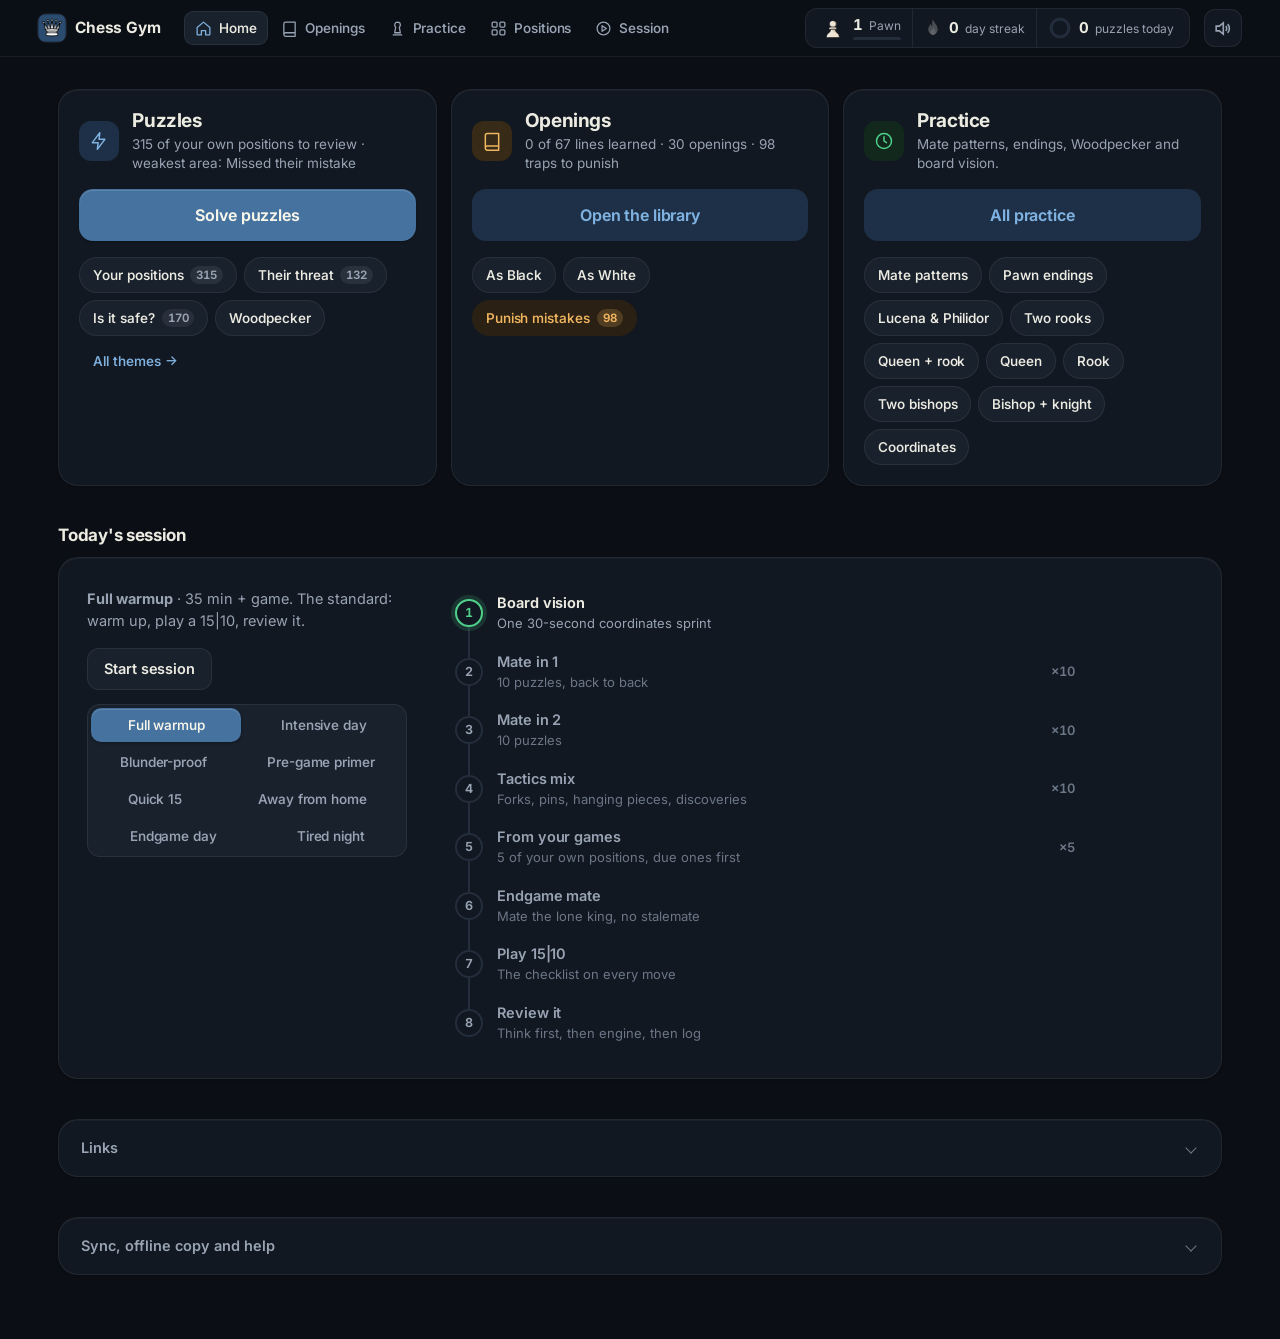
<file: index.html>
<!DOCTYPE html>
<html lang="en">
<head>
<meta charset="utf-8">
<meta name="viewport" content="width=device-width, initial-scale=1, maximum-scale=1, user-scalable=no, viewport-fit=cover">
<title>Elliott's Chess Gym</title>
<link rel="preconnect" href="https://fonts.googleapis.com">
<link rel="preconnect" href="https://fonts.gstatic.com" crossorigin>
<link href="https://fonts.googleapis.com/css2?family=Inter:wght@400;500;600;700;800&display=swap" rel="stylesheet">
<link rel="stylesheet" href="pieces.css">
<link rel="icon" type="image/png" href="favicon.png">
<style>
/* VOICE everyday training, game-like and proud of progress, never noisy
   IDEA a club training room: walnut-framed board, a route card for today's session, a wall chart of positions mastered
   PICTURE the live board, large; on the home screen, today's route drawn as a path of stations
   COLOUR walnut frame band, maple/walnut board, white or night ground, green for progress, red for misses
   TYPE Archivo wide heavy for figures and titles + Inter for text
   LAYOUT laptop: stat band and nav, then board left and coach card right; phone: band, board, card */
:root{color-scheme:light dark;--bg:light-dark(#ffffff,#121110);--ink:light-dark(#171412,#f1ede6);--soft:light-dark(#6c655d,#a89f94);--panel:light-dark(#f5f4f1,#1c1a18);--line:light-dark(#e4e0d9,#2e2a26);--frame:light-dark(#3a271a,#1d140d);--frameink:#f6efe4;--go:light-dark(#178a4a,#3fcf7d);--gotint:light-dark(#dff3e6,#163322);--miss:light-dark(#c8382f,#ff6b5e);--misstint:light-dark(#fbe3e0,#3a1b18);--lt:#eae9d2;--dk:#4b7399;--hl:#75c8e9;--bframe:#2e4a63;--panelw:360px}
:root[data-theme=light]{color-scheme:light}
:root[data-theme=dark]{color-scheme:dark}
*{box-sizing:border-box;min-width:0}
html,body{margin:0}
body{background:var(--bg);color:var(--ink);font:16px/1.5 Inter,system-ui,sans-serif;overflow-x:clip}
h1,h2,h3,.num{font-family:Inter,system-ui,sans-serif;font-stretch:112%;letter-spacing:-.02em;line-height:1.05;margin:0}
button{font:inherit;color:inherit}
a{color:var(--go)}
[hidden]{display:none!important}
.top{background:var(--frame);color:var(--frameink);padding:12px max(4vw,16px) 0}
.topin{max-width:1240px;margin:0 auto;display:flex;flex-wrap:wrap;align-items:center;gap:12px 26px}
.top h1{font-size:clamp(22px,2.8vw,30px);font-weight:850;margin-right:auto}
.brand{color:inherit;text-decoration:none}
.brand:hover{opacity:.85}
.stat{display:flex;align-items:center;gap:9px}
.stat .num{font-size:24px;font-weight:850}
.stat .lab{font-size:13px;opacity:.75;line-height:1.2}
.stat .lvlpc{position:static;width:36px;height:36px;background-size:cover;flex:none;transform:none}
.xpbar{width:100px;height:6px;border-radius:3px;background:rgba(255,255,255,.18);margin-top:5px;overflow:hidden}
.xpbar i{display:block;height:100%;background:#7fe0a5;border-radius:3px;transition:width .5s}
.ring{width:40px;height:40px}
.flame{width:28px;height:32px}
.flame.off{opacity:.35;filter:grayscale(1)}
.iconbtn{background:rgba(255,255,255,.1);border:0;border-radius:10px;width:44px;height:44px;cursor:pointer;color:var(--frameink);display:grid;place-items:center}
.iconbtn:hover{background:rgba(255,255,255,.2)}
nav{max-width:1240px;margin:10px auto 0;display:flex;gap:4px;overflow-x:auto}
nav a{flex:none;color:var(--frameink);text-decoration:none;padding:10px 16px;border-radius:10px 10px 0 0;font-weight:650;opacity:.75;white-space:nowrap}
nav a.on{background:var(--bg);color:var(--ink);opacity:1}
.wrap{max-width:1240px;margin:0 auto;padding:22px max(4vw,16px) 40px}
.card{background:var(--panel);border:1px solid var(--line);border-radius:14px;padding:18px}
.btn{height:44px;padding:0 18px;border-radius:10px;border:1px solid var(--line);background:var(--bg);cursor:pointer;font-weight:650;font-size:15px;display:inline-flex;align-items:center;justify-content:center;gap:8px;text-decoration:none;color:var(--ink)}
.btn:hover{border-color:var(--soft)}
.btn.main{background:var(--go);border-color:var(--go);color:#fff}
.btn.big{height:54px;font-size:17px;padding:0 26px}
.btn:disabled{opacity:.45;cursor:not-allowed}
.btn:focus-visible,.chip:focus-visible,.cell:focus-visible,.iconbtn:focus-visible,nav a:focus-visible,.opt:focus-visible{outline:3px solid var(--go);outline-offset:2px}
.chips{display:flex;flex-wrap:wrap;gap:8px}
.chip{border:1px solid var(--line);background:var(--bg);border-radius:999px;padding:0 14px;height:40px;cursor:pointer;font-size:14px;font-weight:600}
.small{font-size:14px;color:var(--soft)}
.hero{display:grid;grid-template-columns:minmax(0,1.25fr) minmax(0,1fr);gap:24px;align-items:stretch}
.hero h2{font-size:clamp(28px,3.4vw,40px);font-weight:850;margin-bottom:8px}
.route{list-style:none;margin:16px 0 18px;padding:0}
.route li{display:grid;grid-template-columns:34px minmax(0,1fr) auto;gap:12px;align-items:center;padding:7px 0;position:relative}
.route li::before{content:"";position:absolute;left:16px;top:-50%;height:100%;width:3px;background:var(--line);z-index:0}
.route li:first-child::before{display:none}
.route .dot{width:34px;height:34px;border-radius:50%;border:3px solid var(--line);background:var(--bg);display:grid;place-items:center;font:800 14px Inter,system-ui,sans-serif;z-index:1}
.route li.done .dot{background:var(--go);border-color:var(--go);color:#fff}
.route li.done::before,.route li.now::before{background:var(--go)}
.route li.now .dot{border-color:var(--go);color:var(--go)}
.route .t{font-weight:650}
.route .d{font-size:13px;color:var(--soft)}
.route .c{font:800 15px Inter,system-ui,sans-serif;white-space:nowrap}
.opts{display:grid;grid-template-columns:repeat(auto-fill,minmax(230px,1fr));gap:12px}
.opt{text-align:left;border:1px solid var(--line);background:var(--bg);border-radius:12px;padding:14px 16px;cursor:pointer;display:grid;gap:4px}
.opt:hover{border-color:var(--go)}
.opt b{font-size:16px}
.opt span{font-size:14px;color:var(--soft)}
.links{display:grid;grid-template-columns:repeat(auto-fill,minmax(260px,1fr));gap:10px}
.links a{display:block;border:1px solid var(--line);border-radius:12px;padding:12px 14px;text-decoration:none;color:var(--ink)}
.links a:hover{border-color:var(--go)}
.links a b{display:block}
.links a span{font-size:14px;color:var(--soft)}
.sect{margin-top:30px}
.sect>h3{font-size:22px;font-weight:850;margin-bottom:12px}
.trainer{display:grid;grid-template-columns:minmax(0,var(--bsize,600px)) var(--panelw);gap:28px;align-items:start;justify-content:center}
.wrap:has(.trainer){max-width:max(1240px,calc(var(--bsize,600px) + var(--panelw) + 28px + 2 * max(4vw,16px) + 16px))}
.grip{position:absolute;right:-16px;bottom:-16px;width:26px;height:26px;cursor:nwse-resize;z-index:7;border-radius:6px;background:var(--bframe);display:grid;place-items:center;touch-action:none}
.grip::after{content:"";width:10px;height:10px;border-right:2px solid var(--frameink);border-bottom:2px solid var(--frameink);opacity:.8}
.grip:hover::after{opacity:1}
.stepbar{display:flex;gap:6px;margin:0 8px 12px}
.stepbar span{height:8px;flex:1;border-radius:4px;background:var(--line)}
.stepbar span.done{background:var(--go)}
.stepbar span.now{background:color-mix(in srgb,var(--go) 45%,var(--line))}
.boardwrap{position:relative;aspect-ratio:1;border-radius:8px;box-shadow:0 0 0 8px var(--bframe),0 14px 30px rgba(0,0,0,.25);margin:8px;width:calc(100% - 16px);touch-action:none;user-select:none;-webkit-user-select:none}
.board{position:absolute;inset:0;display:grid;grid-template-columns:repeat(8,1fr);grid-template-rows:repeat(8,1fr);border-radius:4px;overflow:hidden}
.sq{position:relative}
.sq.l{background:var(--lt)}.sq.d{background:var(--dk)}
.sq.sel{box-shadow:inset 0 0 0 999px var(--hl)}
.sq.hint{box-shadow:inset 0 0 0 999px rgba(255,200,40,.55);animation:pulse 1s ease-in-out infinite alternate}
.sq.ok{box-shadow:inset 0 0 0 999px rgba(40,190,90,.6)}
.sq.bad{box-shadow:inset 0 0 0 999px rgba(220,60,50,.6)}
.sq.last{box-shadow:inset 0 0 0 999px var(--hl)}
.sq.red::after{content:"";position:absolute;inset:0;background:rgba(235,60,45,.62)}
.sq .dot{position:absolute;inset:36%;border-radius:50%;background:rgba(20,30,20,.28)}
.sq .cap{position:absolute;inset:4%;border-radius:50%;border:5px solid rgba(20,30,20,.28)}
.coord{position:absolute;font:600 11px Inter,sans-serif;opacity:.8;z-index:1}
.coord.f{right:3px;bottom:1px}.coord.r{left:3px;top:1px}
.sq.l .coord{color:var(--dk)}.sq.d .coord{color:var(--lt)}
.nocoords .coord{display:none}
.pieces{position:absolute;inset:0;pointer-events:none}
.pc{position:absolute;width:12.5%;height:12.5%;background-size:cover;transition:transform .2s ease;will-change:transform;z-index:2}
.pc.drag{transition:none;z-index:5;filter:drop-shadow(0 6px 6px rgba(0,0,0,.35))}
.pc.gone{opacity:0;transition:opacity .15s}
.arrows{position:absolute;inset:0;width:100%;height:100%;pointer-events:none;z-index:4}
.boardwrap.shake{animation:shake .35s}
@keyframes shake{20%,60%{transform:translateX(-7px)}40%,80%{transform:translateX(7px)}}
@keyframes pulse{to{box-shadow:inset 0 0 0 999px rgba(255,200,40,.25)}}
.burst{position:absolute;width:9px;height:9px;border-radius:2px;pointer-events:none;animation:fly .9s ease-out forwards;z-index:6}
@keyframes fly{to{transform:translate(var(--x),var(--y)) rotate(320deg);opacity:0}}
.target{position:absolute;inset:0;display:grid;place-items:center;pointer-events:none;z-index:6}
.target b{font:900 clamp(64px,14vw,140px) Inter,system-ui,sans-serif;color:rgba(255,255,255,.92);text-shadow:0 4px 18px rgba(0,0,0,.45)}
.kind{font-size:14px;font-weight:700;color:var(--soft)}
.prompt{font-size:clamp(24px,2.6vw,30px);font-weight:850;margin:6px 0 10px}
.ctx{font-size:15px;color:var(--soft)}
.tags{display:flex;flex-wrap:wrap;gap:6px;margin-top:10px}
.tag{font-size:13px;padding:3px 9px;border-radius:6px;background:var(--bg);border:1px solid var(--line)}
.acts{display:flex;flex-wrap:wrap;gap:8px;margin-top:16px}
.res{margin-top:16px;border-radius:12px;padding:14px 16px;display:none;position:relative}
.res.show{display:block}
.res.good{background:var(--gotint)}
.res.bad{background:var(--misstint)}
.res.info{background:var(--bg);border:1px solid var(--line)}
.res h2{font-size:22px;font-weight:850;margin-bottom:6px}
.res p{margin:6px 0;font-size:15px}
.mv{font-weight:700}
.counter{font:850 44px Inter,system-ui,sans-serif;line-height:1}
.counter small{font-size:18px;color:var(--soft)}
.xpfly{position:absolute;right:16px;top:-8px;font:850 22px Inter,system-ui,sans-serif;color:var(--go);animation:rise 1.1s ease-out forwards;pointer-events:none}
@keyframes rise{from{transform:translateY(0);opacity:1}to{transform:translateY(-38px);opacity:0}}
.checks{list-style:none;padding:0;margin:10px 0}
.checks li{display:flex;gap:10px;align-items:flex-start;padding:8px 0;border-bottom:1px solid var(--line)}
.checks li:last-child{border-bottom:0}
.checks input{width:20px;height:20px;margin-top:2px;accent-color:var(--go)}
.qs{counter-reset:q;list-style:none;padding:0;margin:10px 0}
.qs li{counter-increment:q;position:relative;padding:7px 0 7px 36px}
.qs li::before{content:counter(q);position:absolute;left:0;top:7px;width:26px;height:26px;border-radius:50%;background:var(--go);color:#fff;font:800 13px Inter,system-ui,sans-serif;display:grid;place-items:center}
.lines{display:grid;grid-template-columns:repeat(auto-fill,minmax(280px,1fr));gap:10px;margin-top:10px}
.wallhead{display:flex;flex-wrap:wrap;align-items:baseline;gap:6px 18px;margin-bottom:10px}
.wallhead h3{font-size:22px;font-weight:850;margin-right:auto}
.legend{display:flex;flex-wrap:wrap;gap:14px;font-size:13px;color:var(--soft)}
.legend span{display:inline-flex;align-items:center;gap:6px}
.cells{display:grid;grid-template-columns:repeat(auto-fill,minmax(18px,1fr));gap:4px}
.cell{aspect-ratio:1;border-radius:4px;border:1px solid var(--line);background:var(--bg);cursor:pointer;padding:0}
.cell.b1{background:color-mix(in srgb,var(--go) 22%,var(--bg));border-color:transparent}
.cell.b2{background:color-mix(in srgb,var(--go) 42%,var(--bg));border-color:transparent}
.cell.b3{background:color-mix(in srgb,var(--go) 64%,var(--bg));border-color:transparent}
.cell.b4,.cell.b5{background:var(--go);border-color:transparent}
.cell.f{background:var(--misstint);border-color:var(--miss)}
.sw{width:13px;height:13px;border-radius:3px;border:1px solid var(--line);display:inline-block}
.note{font-size:13px;color:var(--soft);margin-top:14px}
.syncst{font-size:12px;color:var(--frameink);opacity:.7}
@media(max-width:900px){.trainer,.hero{grid-template-columns:minmax(0,1fr)}.boardwrap{max-width:min(var(--bsize,560px),100% - 16px);margin:8px auto}}
@media(max-width:600px){.stat .num{font-size:20px}.xpbar{width:70px}.prompt{font-size:22px}.wrap{padding-top:16px}}
/* phones: compact header, edge-to-edge board, no mouse hints */
@media(max-width:600px){
.top{padding:8px 12px 0}.topin{gap:6px 14px}h1{font-size:20px}
.stat{gap:6px}.stat .num{font-size:17px}.stat .lab{font-size:12px}.lvlpc{width:26px;height:26px}.ring{width:28px;height:28px}.flame{width:20px;height:24px}.xpbar{width:56px}
.iconbtn{width:36px;height:36px}.syncst{font-size:11px}
nav{margin-top:6px}nav a{padding:8px 12px}
.wrap:has(.trainer){padding:0 0 32px}
.trainer{gap:12px}
.boardwrap{width:100%;max-width:none;margin:0;border-radius:0;box-shadow:none}.board{border-radius:0}
.grip,.boardhint{display:none}
#panel{margin:0 10px}.stepbar{margin:8px 10px}
}
@media(hover:none) and (pointer:coarse){.boardhint,.grip{display:none}}
/* ===== Redesign (Nov 23): sleek dark, one-line header, bottom tabs on phones. Overrides the rules above. ===== */
:root{--bg:light-dark(#f3f5f9,#0d121b);--panel:light-dark(#ffffff,#141b27);--panel2:light-dark(#eef1f6,#1a2332);--ink:light-dark(#0f1722,#e8edf5);--soft:light-dark(#5d6b7f,#8f9db2);--line:light-dark(#dde3ec,#232e40);--acc:light-dark(#2f7bd6,#5aa2f0);--acctint:light-dark(#e3eefb,#16253a);--frame:light-dark(#ffffff,#0d121b);--frameink:var(--ink);--hdr:light-dark(rgba(255,255,255,.82),rgba(13,18,27,.82))}
body{font:15px/1.55 Inter,system-ui,sans-serif;-webkit-font-smoothing:antialiased}
h1,h2,h3,.num{font-family:Inter,system-ui,sans-serif;font-stretch:normal;letter-spacing:-.025em}
a{color:var(--acc)}
.top{position:sticky;top:0;z-index:30;background:var(--hdr);backdrop-filter:saturate(1.6) blur(14px);-webkit-backdrop-filter:saturate(1.6) blur(14px);border-bottom:1px solid var(--line);padding:0 max(3vw,16px)}
.topin{max-width:1240px;height:60px;flex-wrap:nowrap;gap:18px}
.top h1{font-size:17px;font-weight:750;margin:0;flex:none}
.brand{display:flex;align-items:center;gap:10px;color:var(--ink)}
.logo{width:30px;height:30px;border-radius:8px;display:block}
nav{margin:0 auto 0 8px;gap:2px;overflow:visible}
nav a{display:flex;align-items:center;gap:7px;padding:8px 12px;border-radius:9px;color:var(--soft);opacity:1;font-weight:600;font-size:14px}
nav a svg{width:18px;height:18px;fill:none;stroke:currentColor;stroke-width:1.9;stroke-linejoin:round;stroke-linecap:round}
nav a:hover{color:var(--ink);background:var(--panel2)}
nav a.on{background:var(--acctint);color:var(--acc)}
.stats{display:flex;align-items:center;gap:16px;flex:none}
.stat{gap:7px}
.stat .num{font-size:16px;font-weight:750;font-variant-numeric:tabular-nums}
.stat .lab{font-size:12px;opacity:1;color:var(--soft);line-height:1.1}
.stat .lvlpc{width:26px;height:26px}
.xpbar{width:64px;height:4px;margin-top:4px;background:var(--line)}
.xpbar i{background:var(--go)}
.ring{width:26px;height:26px}.flame{width:18px;height:22px}
.ring circle:first-child{stroke:var(--line)}
.iconbtn{width:38px;height:38px;border-radius:10px;background:var(--panel2);color:var(--ink);flex:none}
.iconbtn:hover{background:var(--line)}
.syncst{display:inline-flex;align-items:center;gap:6px;font-size:12px;color:var(--soft);opacity:1;white-space:nowrap;flex:none}
.syncst::before{content:"";width:8px;height:8px;border-radius:50%;background:var(--soft)}
.syncst[data-s=ok]::before{background:var(--go)}
.syncst[data-s=busy]::before{background:#e5a83b}
.wrap{padding:28px max(3vw,16px) 48px}
.card{background:var(--panel);border:1px solid var(--line);border-radius:16px;padding:22px;box-shadow:0 1px 2px rgba(0,0,0,.04)}
.btn{height:44px;border-radius:11px;background:var(--panel2);border:1px solid transparent;font-weight:600}
.btn:hover{border-color:var(--line);background:var(--line)}
.btn.main{--bt:light-dark(#2f7bd6,#2f74c8);background:var(--bt);border-color:var(--bt);color:#fff}
.btn.main:hover{filter:brightness(1.08);background:var(--bt)}
.btn:focus-visible,.chip:focus-visible,.cell:focus-visible,.iconbtn:focus-visible,nav a:focus-visible,.opt:focus-visible,summary:focus-visible{outline:2px solid var(--acc);outline-offset:2px}
.chip{background:var(--panel);border-color:var(--line);font-weight:600}
.chip:hover{border-color:var(--acc)}
.hero{gap:20px}
.hero h2{font-size:clamp(24px,2.6vw,32px);font-weight:800}
.h2s{font-size:22px!important;font-weight:750!important;margin-bottom:6px}
.ptitle{font-size:clamp(26px,3vw,36px);font-weight:800;margin-bottom:6px}
.route .dot{background:var(--panel);font-family:Inter,system-ui,sans-serif}
.opt{background:var(--panel2);border:1px solid transparent;border-radius:12px;transition:border-color .15s,transform .15s}
.opt:hover{border-color:var(--acc);transform:translateY(-1px)}
.links a{background:var(--panel);border-color:var(--line);transition:border-color .15s}
.links a:hover{border-color:var(--acc)}
.sect{margin-top:36px}
.sect>h3{font-size:18px;font-weight:750;margin-bottom:12px;color:var(--ink)}
.more{border:1px solid var(--line);border-radius:16px;background:var(--panel);padding:0 22px}
.more summary{cursor:pointer;list-style:none;padding:18px 0;font-weight:650;display:flex;justify-content:space-between;align-items:center}
.more summary::-webkit-details-marker{display:none}
.more summary::after{content:"";width:9px;height:9px;border-right:2px solid var(--soft);border-bottom:2px solid var(--soft);transform:rotate(45deg);transition:transform .2s}
.more[open] summary::after{transform:rotate(225deg)}
.more h4{font-size:15px;margin:6px 0 4px}
.more[open]{padding-bottom:20px}
.more textarea{background:var(--panel2)!important}
.tag{background:var(--panel2);border-color:transparent}
.res.info{background:var(--panel2);border-color:transparent}
.cell{background:var(--panel2);border-color:var(--line)}
.prompt{font-weight:800}
.hero>.card:first-child{display:flex;flex-direction:column}.hero>.card:first-child #h-go{order:2;align-self:flex-start;margin:4px 0 2px}.hero>.card:first-child .route{order:3;margin-bottom:0}
@media(max-width:1100px){.stat .lab,.stat .xpbar{display:none}}
@media(max-width:900px){nav a span{display:none}nav a{padding:9px}}
/* phones: header = logo + stats + sound on one line, sections in a bottom tab bar */
@media(max-width:600px){
.top{padding:0 12px;backdrop-filter:none;-webkit-backdrop-filter:none;background:var(--bg)}.topin{height:52px;gap:10px}
.bname{display:none}.logo{width:28px;height:28px}
.stats{gap:12px;margin-left:auto}.stat .num{font-size:15px}
.syncst{font-size:0;gap:0}.syncst::before{width:9px;height:9px}
.iconbtn{width:34px;height:34px}
nav{position:fixed;left:0;right:0;bottom:0;z-index:40;margin:0;display:grid;grid-template-columns:repeat(4,1fr);gap:0;background:var(--hdr);backdrop-filter:saturate(1.6) blur(14px);-webkit-backdrop-filter:saturate(1.6) blur(14px);border-top:1px solid var(--line);padding:6px 6px calc(6px + env(safe-area-inset-bottom))}
nav a{flex-direction:column;gap:3px;padding:6px 0;font-size:11px;border-radius:10px;justify-content:center}
nav a span{display:block}
nav a svg{width:22px;height:22px}
nav a.on{background:none}
html,body{height:100%;overflow:hidden}body{display:flex;flex-direction:column;padding-bottom:0}.top{position:relative;flex:none}
#scroller{flex:1;min-height:0;overflow-y:auto;-webkit-overflow-scrolling:touch;overscroll-behavior-y:contain;padding-bottom:calc(76px + env(safe-area-inset-bottom))}
.wrap{padding:18px 14px 28px}
.wrap:has(.trainer){padding:0 0 20px}
.card{padding:18px;border-radius:14px}
.more{padding:0 16px}
}
/* Openings page */
.ophead{display:flex;flex-wrap:wrap;align-items:flex-end;justify-content:space-between;gap:16px 28px}
.opsum{display:grid;grid-template-columns:auto 1fr;align-items:baseline;gap:2px 8px;min-width:220px}
.opsum b{font-size:30px;font-weight:800;letter-spacing:-.03em}
.opsum span{color:var(--soft);font-size:14px}
.opbar{grid-column:1/-1;height:6px;border-radius:3px;background:var(--line);overflow:hidden;margin-top:6px}
.opbar i{display:block;height:100%;background:var(--go);border-radius:3px}
.opquick{display:flex;flex-wrap:wrap;gap:10px;margin-top:18px}
.opgrid{display:grid;grid-template-columns:repeat(auto-fill,minmax(320px,1fr));gap:12px;margin-top:12px}
.lcard{display:grid;grid-template-columns:116px minmax(0,1fr);gap:14px;align-items:center;text-align:left;background:var(--panel);border:1px solid var(--line);border-radius:14px;padding:12px;cursor:pointer;color:var(--ink);transition:border-color .15s,transform .15s}
.lcard:hover{border-color:var(--acc);transform:translateY(-1px)}
.lcard:focus-visible{outline:2px solid var(--acc);outline-offset:2px}
.mini{position:relative;aspect-ratio:1;border-radius:8px;overflow:hidden;background:repeating-conic-gradient(var(--dk) 0 25%,var(--lt) 0 50%) 0 0/25% 25%}
.mini .pc{left:0;top:0;transition:none}
.lbody{display:grid;gap:4px}
.lbody b{font-size:15px;line-height:1.25}
.lpgn{font-size:12.5px;color:var(--soft);font-variant-numeric:tabular-nums}
.lstat{display:flex;flex-wrap:wrap;align-items:center;gap:6px 8px;font-size:12.5px;color:var(--soft);margin-top:2px}
.lcard.done .lstat{color:var(--go)}
.pips{display:inline-flex;gap:3px}
.pips em{width:7px;height:7px;border-radius:50%;background:var(--line)}
.pips em.on{background:var(--go)}
@media(max-width:600px){.opgrid{grid-template-columns:minmax(0,1fr)}.lcard{grid-template-columns:88px minmax(0,1fr)}.opquick .btn{flex:1}nav{grid-template-columns:repeat(5,1fr)}nav a{font-size:10.5px}}
.btn.punish{background:light-dark(#fff3e0,#2a1f10);color:light-dark(#a45a00,#ffb347);border-color:transparent}
.btn.punish:hover{background:light-dark(#ffe6c2,#3a2a14)}
.btn .cnt{display:inline-grid;place-items:center;min-width:22px;height:22px;padding:0 6px;border-radius:11px;background:#ff9f1c;color:#1a1206;font-size:12px;font-weight:800}
.optip{margin-top:10px}
.lfaced{margin-left:auto;font-size:11.5px;font-weight:650;color:var(--acc);background:var(--acctint);padding:2px 8px;border-radius:999px}
.lfaced+.ltrap{margin-left:6px}
.ltrap{margin-left:auto;font-size:11.5px;font-weight:650;color:light-dark(#a45a00,#ffb347);background:light-dark(#fff3e0,#2a1f10);padding:2px 8px;border-radius:999px}
@media(max-width:600px){.opquick .btn.punish{flex-basis:100%}}
/* Home hubs (Nov 25) */
.hub{display:grid;grid-template-columns:repeat(3,minmax(0,1fr));gap:16px}
.hcard{background:var(--panel);border:1px solid var(--line);border-radius:18px;padding:20px;display:flex;flex-direction:column;gap:14px}
.hhead{display:flex;gap:12px;align-items:flex-start}
.hhead h2{font-size:22px;font-weight:800;margin:0 0 2px}
.hicon{flex:none;width:42px;height:42px;border-radius:12px;display:grid;place-items:center;background:var(--acctint);color:var(--acc)}
.hicon svg{width:22px;height:22px;fill:none;stroke:currentColor;stroke-width:1.9;stroke-linejoin:round;stroke-linecap:round}
.h-ope .hicon{background:light-dark(#fff3e0,#2a1f10);color:light-dark(#a45a00,#ffb347)}
.h-pra .hicon{background:light-dark(#e6f6ec,#10261a);color:var(--go)}
.hcard .btn.big{width:100%;justify-content:center}
.hcard .chips{display:flex;flex-wrap:wrap;gap:8px}
.hcard .chip{padding:7px 12px;font-size:13px}
.chip b{opacity:.75;margin-left:2px}
.chip.punish{color:light-dark(#a45a00,#ffb347)}
.scard .shead{display:flex;flex-wrap:wrap;align-items:center;justify-content:space-between;gap:10px;margin-bottom:6px}
.egrid{display:grid;grid-template-columns:repeat(auto-fill,minmax(240px,1fr));gap:10px;margin-top:12px}
/* Openings library by family */
.tier>h3{font-size:22px}
.fgroup{margin-top:18px}
.fgroup h4{font-size:13px;text-transform:none;color:var(--soft);font-weight:700;margin:0 0 10px}
.fgrid{display:grid;grid-template-columns:repeat(auto-fill,minmax(340px,1fr));gap:14px;align-items:start}
.fcard{display:grid;align-content:start;grid-template-columns:96px minmax(0,1fr);gap:12px 14px;background:var(--panel);border:1px solid var(--line);border-radius:16px;padding:14px}
.fbody{display:grid;gap:6px;align-content:start}
.fname{font-size:16px;line-height:1.25}
.fmeta{display:flex;flex-wrap:wrap;gap:6px 8px;align-items:center;font-size:12.5px;color:var(--soft)}
.fmeta .lfaced,.fmeta .ltrap{margin-left:0}
.facts{display:flex;gap:8px;flex-wrap:wrap}
.btn.sm{height:34px;padding:0 12px;font-size:13px;border-radius:9px}
.lrows{grid-column:1/-1;display:grid;gap:4px;border-top:1px solid var(--line);padding-top:8px}
.lrow{display:flex;align-items:center;justify-content:space-between;gap:10px;background:none;border:0;border-radius:9px;padding:8px 8px;color:var(--ink);text-align:left;cursor:pointer;font:inherit;font-size:14px}
.lrow:hover{background:var(--panel2)}
.lrow:focus-visible{outline:2px solid var(--acc)}
.lrow.done .lname{color:var(--go)}
.lname{display:flex;align-items:center;gap:8px;min-width:0}
.tagmain{font-style:normal;font-size:11px;font-weight:700;color:var(--acc);background:var(--acctint);padding:1px 7px;border-radius:999px}
@media(max-width:1000px){.hub{grid-template-columns:minmax(0,1fr)}}
@media(max-width:600px){.fgrid{grid-template-columns:minmax(0,1fr)}.fcard{grid-template-columns:76px minmax(0,1fr)}.hcard{padding:16px}nav{grid-template-columns:repeat(5,1fr)}}
@media(prefers-reduced-motion:reduce){.pc{transition:none}.burst,.xpfly,.boardwrap.shake,.sq.hint{animation:none}}
/* study additions */
.choice{display:grid;grid-template-columns:1fr 1fr;gap:10px;margin:14px 0 4px}
.choice .btn{justify-content:center;font-weight:700}
.rtpick{display:flex;flex-wrap:wrap;gap:8px;margin:4px 0 14px}
.chip.on{background:var(--acc,#3fcf7d);color:#07210f;border-color:transparent}
.kv{display:flex;flex-wrap:wrap;gap:14px;margin-top:12px;font-size:13px;opacity:.85}
.kv b{font-size:16px;margin-right:3px}
.boardwrap.blind .board .sq{background:#2a3441!important}
.boardwrap.blind .coord{display:none}
</style>
<style id="fable">
/* =====================================================================
   Chess Gym: visual pass ("cut from the board")
   Goes in its own style block, straight after the app's existing one.
   Pure CSS against the existing ids/classes. No markup or JS changes.

   Idea: the whole interface is cut from his board. Surfaces are the night
   version of the board's steel blue, text is the ivory of the light squares,
   the one accent is the dark-square blue. Green only ever means progress,
   amber only ever means "punish", red only ever means a miss.
   ===================================================================== */

/* ---------- 1. Tokens ---------- */
:root{
  /* surfaces, darkest to lightest */
  --bg:light-dark(#f1f3f6,#0b0f15);
  --panel:light-dark(#ffffff,#121821);
  --panel2:light-dark(#e9edf2,#19212d);
  --panel3:light-dark(#dde3ea,#222c3a);
  --line:light-dark(#d9dfe7,#232d3b);
  --hair:light-dark(rgba(16,28,45,.10),rgba(226,232,240,.075));
  --hair2:light-dark(rgba(16,28,45,.18),rgba(226,232,240,.14));
  /* text: ivory, from the light squares */
  --ink:light-dark(#111822,#ecebe1);
  --soft:light-dark(#566375,#98a3b3);
  --faint:light-dark(#808998,#6b7687);
  /* accent: the dark squares, lifted for text; the square colour itself for fills */
  --acc:light-dark(#2d6397,#7fb2e0);
  --accfill:light-dark(#3f6a94,#45729f);
  --accfill2:light-dark(#365d84,#4f7eac);
  --accink:#f7f6ea;
  --acctint:light-dark(#e2ecf6,#172536);
  --acctint2:light-dark(#d3e2f1,#1d3047);
  /* meaning colours */
  --go:light-dark(#178a4a,#4fd08a);
  --gotint:light-dark(#e1f4e8,#12281d);
  --miss:light-dark(#c8382f,#ff7a6b);
  --misstint:light-dark(#fbe6e3,#2d1917);
  --warn:light-dark(#9a5700,#f0b55f);
  --warntint:light-dark(#fdf1dd,#2a2013);
  --warntint2:light-dark(#fae5c3,#372a17);
  /* chrome */
  --frame:var(--bg);--frameink:var(--ink);
  --hdr:light-dark(rgba(241,243,246,.86),rgba(11,15,21,.86));
  --bframe:light-dark(#2e4a63,#1f3044);
  /* shape, depth, motion */
  --r-s:9px;--r-m:12px;--r-l:16px;--r-xl:20px;
  --sh-1:0 1px 0 light-dark(rgba(255,255,255,.7),rgba(255,255,255,.035)) inset,0 1px 2px light-dark(rgba(16,28,45,.06),rgba(0,0,0,.3));
  --sh-2:0 1px 0 light-dark(rgba(255,255,255,.7),rgba(255,255,255,.04)) inset,0 10px 30px -12px light-dark(rgba(16,28,45,.18),rgba(0,0,0,.65));
  --ease:cubic-bezier(.2,.7,.2,1);
  --t:.16s;
}

/* ---------- 2. Base ---------- */
html{-webkit-text-size-adjust:100%;scrollbar-color:var(--panel3) transparent}
body{font:15px/1.5 Inter,system-ui,-apple-system,sans-serif;font-feature-settings:"calt","case";text-rendering:optimizeLegibility;-webkit-tap-highlight-color:transparent;background:var(--bg);color:var(--ink)}
*{scrollbar-width:thin;scrollbar-color:var(--panel3) transparent}
::selection{background:color-mix(in srgb,var(--accfill) 55%,transparent);color:var(--accink)}
h1,h2,h3,h4,.num{letter-spacing:-.021em;line-height:1.15;text-wrap:balance}
p{text-wrap:pretty}
a{color:var(--acc);text-underline-offset:3px;text-decoration-thickness:1px}
button,.btn,.chip,.opt,.lrow,.cell,nav a{-webkit-tap-highlight-color:transparent;touch-action:manipulation}
.small{font-size:13.5px;line-height:1.5;color:var(--soft)}
.note{font-size:12.5px;line-height:1.55;color:var(--faint);margin-top:18px;max-width:78ch}
.note b{color:var(--soft);font-weight:600}
.mv{font-weight:650;font-variant-numeric:tabular-nums;letter-spacing:-.005em;color:var(--ink)}

/* one focus ring everywhere */
.btn:focus-visible,.chip:focus-visible,.cell:focus-visible,.iconbtn:focus-visible,nav a:focus-visible,.opt:focus-visible,summary:focus-visible,.lrow:focus-visible,.lcard:focus-visible,.links a:focus-visible,.brand:focus-visible,textarea:focus-visible,input:focus-visible{outline:2px solid var(--acc);outline-offset:2px}

/* ---------- 3. Header ---------- */
.top{background:var(--hdr);border-bottom:1px solid var(--hair);padding:0 max(3vw,16px)}
.topin{height:56px;gap:14px}
.top h1{font-size:15.5px;font-weight:700;letter-spacing:-.015em}
.brand{gap:9px;border-radius:9px;transition:opacity var(--t)}
.brand:hover{opacity:.82}
.logo{width:28px;height:28px;border-radius:8px;box-shadow:0 0 0 1px var(--hair)}

nav{flex:none;margin:0 auto 0 10px;gap:2px}
nav a{height:34px;padding:0 11px;border-radius:9px;color:var(--soft);font-size:13.5px;font-weight:550;letter-spacing:-.005em;transition:background var(--t),color var(--t),transform var(--t) var(--ease)}
nav a svg{width:17px;height:17px;stroke-width:1.8;transition:color var(--t)}
nav a:hover{color:var(--ink);background:var(--panel2)}
nav a:active{transform:scale(.97)}
nav a.on{background:var(--panel2);color:var(--ink);box-shadow:inset 0 0 0 1px var(--hair)}
nav a.on svg{color:var(--acc)}

/* the three stats live in one quiet capsule */
.stats{gap:0;height:40px;padding:0 3px;background:var(--panel);border:1px solid var(--hair);border-radius:12px}
.stat{gap:8px;height:100%;padding:0 12px;cursor:default}
.stat+.stat{box-shadow:-1px 0 0 var(--hair)}
.stat>div:not(.lvlpc){display:grid;grid-template-columns:auto auto;align-items:baseline;justify-content:start;column-gap:6px}
.stat .num{font-size:15px;font-weight:700;line-height:1.2;font-variant-numeric:tabular-nums;letter-spacing:-.01em}
.stat .lab{font-size:12px;line-height:1.2;color:var(--soft);white-space:nowrap}
.stat .lvlpc{width:24px;height:24px}
.stat .xpbar{display:block;grid-column:1/-1;width:100%;min-width:34px;height:3px;margin-top:3px;border-radius:2px;background:var(--panel3)}
.xpbar i{background:var(--go);border-radius:2px;transition:width .6s var(--ease)}
.ring{width:22px;height:22px}
.ring circle:first-child{stroke:var(--panel3)}
#ringarc{stroke:var(--go)}
.flame{width:16px;height:20px;transition:opacity .3s,filter .3s}
.flame.off{opacity:.4}

/* sync: a status dot with its sentence; the sentence gives way first when space is short */
.syncst{position:relative;display:block;flex:0 1 auto;min-width:9px;max-width:270px;padding-left:15px;overflow:hidden;text-overflow:ellipsis;white-space:nowrap;font-size:12px;line-height:20px;color:var(--soft)}
.syncst::before{position:absolute;left:0;top:50%;width:8px;height:8px;margin-top:-4px;background:var(--faint);box-shadow:0 0 0 3px color-mix(in srgb,var(--faint) 18%,transparent)}
.syncst[data-s=ok]::before{background:var(--go);box-shadow:0 0 0 3px color-mix(in srgb,var(--go) 18%,transparent)}
.syncst[data-s=busy]::before{background:var(--warn);box-shadow:0 0 0 3px color-mix(in srgb,var(--warn) 18%,transparent);animation:fb-breathe 1.1s ease-in-out infinite alternate}
@keyframes fb-breathe{to{opacity:.35}}

.iconbtn{width:38px;height:38px;border-radius:11px;background:var(--panel);border:1px solid var(--hair);color:var(--soft);transition:background var(--t),color var(--t),transform var(--t) var(--ease)}
.iconbtn svg{width:19px;height:19px}
.iconbtn:hover{background:var(--panel2);color:var(--ink)}
.iconbtn:active{transform:scale(.94)}

@media(max-width:1320px){.syncst{max-width:9px;padding-left:9px;font-size:0}}
@media(max-width:1200px){
  .stat .lab{display:none}
  .stat{padding:0 10px;gap:6px}
  .stat>div:not(.lvlpc){grid-template-columns:auto;justify-items:center}
  .stat .xpbar{width:22px;min-width:22px}
}
@media(max-width:900px){nav{margin-left:4px}nav a{padding:0 9px}}

/* ---------- 4. Page frame ---------- */
.wrap{padding:32px max(3vw,16px) 64px}
.wrap:not([hidden]){animation:fb-in .22s var(--ease) both}
@keyframes fb-in{from{opacity:0}to{opacity:1}}
.ptitle{font-size:clamp(26px,2.4vw,32px);font-weight:750;letter-spacing:-.028em;margin-bottom:6px}
.ptitle+.small,.ophead .small{font-size:14.5px;max-width:62ch;margin:0}
.sect{margin-top:40px}
.sect>h3{font-size:17px;font-weight:700;letter-spacing:-.018em;margin-bottom:12px}
.sect>h3+p.small{margin:-6px 0 14px;max-width:70ch}

/* ---------- 5. Surfaces ---------- */
.card{background:var(--panel);border:1px solid var(--hair);border-radius:var(--r-xl);padding:22px;box-shadow:var(--sh-1)}
.card .card,.more .card{background:var(--panel2);box-shadow:none;border-radius:var(--r-l)}
.card>:first-child{margin-top:0}
.card>p:last-child{margin-bottom:0}

/* ---------- 6. Buttons ---------- */
.btn{height:42px;padding:0 16px;border-radius:var(--r-m);background:var(--panel2);border:1px solid var(--hair);color:var(--ink);font-size:14.5px;font-weight:600;letter-spacing:-.008em;white-space:nowrap;user-select:none;-webkit-user-select:none;transition:background var(--t),border-color var(--t),color var(--t),box-shadow var(--t),transform var(--t) var(--ease),filter var(--t)}
.btn:hover{background:var(--panel3);border-color:var(--hair2)}
.btn:active{transform:scale(.97)}
.btn.main{--bt:var(--accfill);background:var(--accfill);border-color:transparent;color:var(--accink);box-shadow:inset 0 1px 0 rgba(255,255,255,.14),0 1px 2px rgba(0,0,0,.3)}
.btn.main:hover{background:var(--accfill2);border-color:transparent;filter:none}
.btn.big{height:52px;padding:0 24px;border-radius:14px;font-size:16px;font-weight:650}
.btn.sm{height:32px;padding:0 12px;border-radius:var(--r-s);font-size:13px}
.btn.punish{background:var(--warntint);border-color:transparent;color:var(--warn)}
.btn.punish:hover{background:var(--warntint2);border-color:transparent}
.btn .cnt{min-width:20px;height:20px;padding:0 6px;border-radius:10px;background:var(--warn);color:light-dark(#fff,#221603);font-size:11.5px;font-weight:750;font-variant-numeric:tabular-nums}
.btn:disabled{opacity:.4;transform:none}
.acts{gap:8px;margin-top:18px}

/* a two-way choice: equal halves, both equally loud */
.choice{display:grid;grid-template-columns:repeat(2,minmax(0,1fr));gap:10px;margin-top:16px}
.choice .btn{width:100%;padding:0 12px;white-space:normal;line-height:1.2}
.choice .btn.big{height:56px}

/* ---------- 7. Chips ---------- */
.chips{gap:8px}
.chip{display:inline-flex;align-items:center;gap:7px;height:36px;padding:0 13px;border-radius:999px;background:var(--panel2);border:1px solid var(--hair);color:var(--ink);font-size:13.5px;font-weight:550;letter-spacing:-.005em;text-decoration:none;white-space:nowrap;user-select:none;-webkit-user-select:none;transition:background var(--t),border-color var(--t),color var(--t),transform var(--t) var(--ease)}
.chip:hover{background:var(--panel3);border-color:var(--hair2)}
.chip:active{transform:scale(.96)}
.hcard .chip{padding:0 13px;font-size:13.5px}
.chip b{margin-left:0;opacity:1;min-width:20px;padding:1px 6px;border-radius:999px;background:var(--hair);color:var(--soft);font-size:11.5px;font-weight:650;line-height:16px;text-align:center;font-variant-numeric:tabular-nums}
.chip b[style]{opacity:1!important}
a.chip{background:transparent;border-color:transparent;color:var(--acc);padding:0 8px}
a.chip:hover{background:var(--acctint);border-color:transparent}
.chip.punish{background:var(--warntint);border-color:transparent;color:var(--warn)}
.chip.punish:hover{background:var(--warntint2);border-color:transparent}
.chip.punish b{background:color-mix(in srgb,var(--warn) 20%,transparent);color:var(--warn)}
.chip.on,.chip[aria-pressed=true]{background:var(--acctint2);border-color:color-mix(in srgb,var(--acc) 55%,transparent);color:var(--ink)}
.chip.on b{background:color-mix(in srgb,var(--acc) 22%,transparent);color:var(--acc)}

/* routine picker: a segmented control */
.rtpick{display:flex;flex-wrap:wrap;gap:3px;padding:3px;margin:12px 0;background:var(--panel2);border:1px solid var(--hair);border-radius:13px;width:fit-content;max-width:100%}
.rtpick .chip{flex:1 1 auto;justify-content:center;height:34px;padding:0 14px;border-radius:10px;background:transparent;border-color:transparent;color:var(--soft)}
.rtpick .chip:hover{background:var(--hair);color:var(--ink)}
.rtpick .chip.on{background:var(--accfill);border-color:transparent;color:var(--accink);box-shadow:inset 0 1px 0 rgba(255,255,255,.14),0 1px 3px rgba(0,0,0,.35)}
.rtpick .chip.on b{background:rgba(255,255,255,.18);color:var(--accink)}

/* stats row: big figure, small label */
.kv{display:flex;flex-wrap:wrap;gap:8px;margin:14px 0}
.kv>span{flex:1 1 0;min-width:88px;display:flex;flex-direction:column;gap:2px;padding:11px 14px 12px;border-radius:var(--r-m);background:var(--panel2);border:1px solid var(--hair);font-size:12.5px;line-height:1.3;color:var(--soft)}
.kv b{font-size:21px;font-weight:700;line-height:1.15;letter-spacing:-.02em;color:var(--ink);font-variant-numeric:tabular-nums}
.card .card .kv>span,.res .kv>span{background:var(--hair)}

/* tags */
.tags{gap:6px;margin-top:12px}
.tag,.tagmain,.lfaced,.ltrap{font-size:11.5px;font-weight:600;line-height:18px;padding:1px 8px;border-radius:999px;border:0;letter-spacing:0}
.tag{background:var(--panel2);color:var(--soft);box-shadow:inset 0 0 0 1px var(--hair)}
.tagmain,.lfaced{background:var(--acctint2);color:var(--acc)}
.ltrap{background:var(--warntint);color:var(--warn)}

/* ---------- 8. Option buttons and link tiles ---------- */
.opts{gap:10px}
.egrid{gap:10px;margin-top:14px}
.opt,.links a{position:relative;background:var(--panel);border:1px solid var(--hair);border-radius:var(--r-l);padding:14px 40px 15px 16px;gap:3px;align-content:start;color:var(--ink);box-shadow:var(--sh-1);transition:background var(--t),border-color var(--t),transform var(--t) var(--ease)}
.opt:hover,.links a:hover{background:var(--panel2);border-color:var(--hair2);transform:none}
.opt:active,.links a:active{transform:scale(.985)}
.opt b,.links a b{font-size:15px;font-weight:650;letter-spacing:-.012em;line-height:1.3}
.opt span,.links a span{font-size:13px;line-height:1.45;color:var(--soft)}
.opt::after,.links a::after{content:"";position:absolute;right:17px;top:50%;width:7px;height:7px;margin-top:-4px;border-right:1.5px solid var(--faint);border-top:1.5px solid var(--faint);transform:rotate(45deg);opacity:.75;transition:transform var(--t) var(--ease),border-color var(--t),opacity var(--t)}
.opt:hover::after,.links a:hover::after{transform:translateX(3px) rotate(45deg);border-color:var(--acc);opacity:1}
.links{gap:10px}

/* ---------- 9. Home ---------- */
.hub{gap:14px}
.hcard{background:var(--panel);border:1px solid var(--hair);border-radius:var(--r-xl);padding:20px;gap:16px;box-shadow:var(--sh-1)}
.hhead{gap:13px;align-items:center}
.hhead h2{font-size:19px;font-weight:700;letter-spacing:-.022em;margin:0}
.hhead p{margin:3px 0 0;line-height:1.4}
.hicon{width:40px;height:40px;border-radius:12px;background:var(--acctint2);color:var(--acc)}
.hicon svg{width:20px;height:20px;stroke-width:1.8}
.h-ope .hicon{background:var(--warntint2);color:var(--warn)}
.h-pra .hicon{background:var(--gotint);color:var(--go)}
/* one loud button per screen: the first card keeps the filled button, the others go tonal */
.hcard~.hcard .btn.main{background:var(--acctint2);color:var(--acc);box-shadow:none}
.hcard~.hcard .btn.main:hover{background:color-mix(in srgb,var(--accfill) 42%,var(--panel))}
.hcard .chips{gap:7px}

/* today's session */
.scard .shead{gap:12px;margin-bottom:10px}
.shead p{margin:0;flex:1 1 220px}
.route{margin:8px 0 2px}
.route li{grid-template-columns:28px minmax(0,1fr) auto;gap:14px;padding:9px 0}
.route li::before{left:13px;width:2px;border-radius:1px}
.route .dot{width:28px;height:28px;border-width:2px;background:var(--panel);color:var(--soft);font:650 12.5px/1 Inter,system-ui,sans-serif;font-variant-numeric:tabular-nums;transition:background .3s,border-color .3s}
.route li>span:nth-child(2){line-height:1.35}
.route .t{font-size:14.5px;font-weight:600;letter-spacing:-.008em;color:var(--soft)}
.route .d{font-size:13px;color:var(--faint)}
.route .c{font:600 13px/1 Inter,system-ui,sans-serif;font-variant-numeric:tabular-nums;color:var(--faint)}
.route li.done .dot{background:var(--go);border-color:var(--go);color:light-dark(#fff,#06200f)}
.route li.now .dot{border-color:var(--go);color:var(--go);box-shadow:0 0 0 4px color-mix(in srgb,var(--go) 16%,transparent)}
.route li.now .t{color:var(--ink);font-weight:650}
.route li.now .d{color:var(--soft)}
.route li.now .c{color:var(--go)}
@media(min-width:1001px){
  .scard{display:grid;grid-template-columns:minmax(240px,320px) minmax(0,1fr);gap:8px 48px;padding:26px 28px}
  .scard .shead{flex-direction:column;align-items:flex-start;justify-content:flex-start;gap:16px;margin:4px 0 0}
  .scard .shead p{flex:none;font-size:14.5px}
  .scard .route{margin:0;max-width:620px}
  .scard>.opts{grid-column:1/-1}
}

/* fold-out help */
.more{border:1px solid var(--hair);border-radius:var(--r-xl);background:var(--panel);box-shadow:var(--sh-1)}
.more summary{padding:17px 0;font-size:14.5px;font-weight:600;color:var(--soft);transition:color var(--t)}
.more summary:hover,.more[open] summary{color:var(--ink)}
.more summary::after{width:7px;height:7px;border-width:1.5px;border-color:var(--faint);margin-right:4px;transition:transform .2s var(--ease)}
.more h4{font-size:14px;font-weight:650;margin:10px 0 8px}
.more textarea,textarea{border-radius:10px!important;border-color:var(--hair2)!important;background:var(--bg)!important;transition:border-color var(--t)}

/* ---------- 10. Trainer ---------- */
.stepbar{gap:5px;margin:0 8px 14px}
.stepbar:empty{display:none}
.stepbar span{height:5px;border-radius:3px;background:var(--panel3);transition:background .3s}
.stepbar span.done{background:var(--go)}
.stepbar span.now{background:color-mix(in srgb,var(--go) 45%,var(--panel3))}
.boardwrap{border-radius:7px;box-shadow:0 0 0 8px var(--bframe),0 0 0 9px var(--hair),0 28px 60px -18px rgba(0,0,0,.7),0 8px 20px -8px rgba(0,0,0,.45)}
.board{border-radius:5px}
.grip{right:-17px;bottom:-17px;width:22px;height:22px;border-radius:7px;background:var(--panel3);box-shadow:0 0 0 1px var(--hair2),0 2px 6px rgba(0,0,0,.4);opacity:.55;transition:opacity var(--t),background var(--t)}
.grip::after{width:8px;height:8px;border-width:1.5px;border-color:var(--ink);margin:-3px 0 0 -3px}
.boardwrap:hover .grip,.grip:hover{opacity:1}
.grip:hover{background:var(--accfill)}
.boardhint{font-size:12.5px!important;line-height:1.5;color:var(--faint)!important;max-width:60ch;margin:14px auto 0!important;text-wrap:balance}

#panel{padding:22px;border-radius:var(--r-xl);box-shadow:var(--sh-2)}
.kind{font-size:12.5px;font-weight:600;line-height:1.45;color:var(--soft);letter-spacing:0}
.prompt{font-size:23px;font-weight:750;line-height:1.18;letter-spacing:-.026em;margin:8px 0 8px;text-wrap:balance}
.ctx{font-size:14.5px;line-height:1.5;color:var(--soft)}
.ctx:empty,.tags:empty,.kind:empty{display:none}
.counter{font:750 40px/1 Inter,system-ui,sans-serif;letter-spacing:-.035em;font-variant-numeric:tabular-nums;margin-top:16px!important}
.counter small{font-size:14px;font-weight:500;letter-spacing:-.005em;color:var(--soft);margin-left:2px}
.qs{margin:14px 0 4px}
.qs li{padding:6px 0 6px 34px;font-size:14px;line-height:1.5;color:var(--soft)}
.qs li b{color:var(--ink);font-weight:600}
.qs li::before{top:6px;width:22px;height:22px;background:var(--acctint2);color:var(--acc);font:650 12px/1 Inter,system-ui,sans-serif}
.checks{margin:14px 0 4px}
.checks li{gap:12px;padding:10px 0;border-color:var(--hair);font-size:14.5px;line-height:1.45}
.checks input{width:19px;height:19px;margin-top:1px;flex:none;accent-color:var(--go)}
.checks label{cursor:pointer}
.checks input:checked+label{color:var(--soft)}

/* result box */
.res{margin-top:18px;border-radius:var(--r-l);padding:15px 16px 14px;border:1px solid transparent}
.res.show{animation:fb-res .26s var(--ease) both}
@keyframes fb-res{from{opacity:0;transform:translateY(6px)}to{opacity:1;transform:none}}
.res h2{font-size:17px;font-weight:700;letter-spacing:-.018em;line-height:1.25;margin-bottom:4px}
.res p{margin:5px 0 0;font-size:14px;line-height:1.5;color:color-mix(in srgb,var(--ink) 82%,transparent)}
.res p.small{font-size:13px;color:var(--soft)}
.res.good{background:var(--gotint);border-color:color-mix(in srgb,var(--go) 24%,transparent)}
.res.good h2{color:var(--go)}
.res.bad{background:var(--misstint);border-color:color-mix(in srgb,var(--miss) 24%,transparent)}
.res.bad h2{color:var(--miss)}
.res.info{background:var(--panel2);border-color:var(--hair)}
.xpfly{right:14px;top:-10px;font:700 17px/1 Inter,system-ui,sans-serif;letter-spacing:-.01em;color:var(--go);font-variant-numeric:tabular-nums}

@media(min-width:901px){
  /* default board fills the height of the window; dragging the corner still overrides it */
  :root{--bsize:clamp(520px,calc(100vh - 196px),920px)}
  @supports(height:100dvh){:root{--bsize:clamp(520px,calc(100dvh - 196px),920px)}}
  .wrap:has(.trainer){padding-top:26px;padding-bottom:32px}
  #panel{position:sticky;top:82px;margin-top:8px}
}

/* ---------- 11. Openings ---------- */
.ophead{gap:18px 32px}
.opsum{min-width:230px;gap:2px 8px}
.opsum b{font-size:30px;font-weight:750;line-height:1;font-variant-numeric:tabular-nums}
.opsum span{font-size:13.5px}
.opbar{height:5px;margin-top:9px;background:var(--panel3)}
.opbar i{transition:width .6s var(--ease)}
.opquick{gap:8px;margin-top:22px}
.optip{margin:12px 0 0;max-width:78ch;font-size:13px;color:var(--faint)}
.tier>h3{font-size:19px;font-weight:700}
.fgroup{margin-top:22px}
.fgroup h4{font-size:12.5px;font-weight:600;color:var(--soft);margin:0 0 10px;display:flex;align-items:center;gap:12px}
.fgroup h4::after{content:"";flex:1;height:1px;background:var(--hair)}
.fgrid{gap:12px}
.fcard,.lcard{background:var(--panel);border:1px solid var(--hair);border-radius:var(--r-xl);padding:14px;box-shadow:var(--sh-1)}
.lcard{transition:background var(--t),border-color var(--t),transform var(--t) var(--ease)}
.lcard:hover{background:var(--panel2);border-color:var(--hair2);transform:none}
.lcard:active{transform:scale(.985)}
.mini{border-radius:9px;box-shadow:0 0 0 1px var(--hair2)}
.fbody{gap:7px}
.fname,.lbody b{font-size:15.5px;font-weight:650;letter-spacing:-.015em}
.fmeta,.lstat,.lpgn{font-size:12.5px;color:var(--soft)}
.facts{gap:6px;margin-top:1px}
.lrows{gap:1px;border-top:1px solid var(--hair);padding-top:8px;margin:2px -4px -4px}
.lrow{min-height:38px;padding:7px 10px;border-radius:10px;font-size:13.5px;color:var(--ink);transition:background var(--t)}
.lrow:hover{background:var(--panel2)}
.lrow:active{background:var(--panel3)}
.lrow.done .lname{color:var(--go)}
.pips{gap:4px;flex:none}
.pips em{width:6px;height:6px;background:var(--panel3)}
.pips em.on{background:var(--go)}
.lines{gap:10px}

/* ---------- 12. Positions wall ---------- */
.wallhead{gap:10px 20px;margin-bottom:18px;align-items:center}
.wallhead h3{font-size:clamp(24px,2.2vw,30px);font-weight:750;letter-spacing:-.028em}
.legend{gap:8px 16px;font-size:12.5px}
.sw{width:11px;height:11px;border-radius:3px;border-color:var(--hair2)}
.cells{grid-template-columns:repeat(auto-fill,minmax(22px,1fr));gap:5px;padding:18px;background:var(--panel);border:1px solid var(--hair);border-radius:var(--r-xl);box-shadow:var(--sh-1)}
.cell{border-radius:5px;background:var(--panel3);border:0;transition:transform .12s var(--ease),box-shadow .12s,filter .12s}
.cell:hover{transform:scale(1.25);box-shadow:0 0 0 2px var(--panel),0 0 0 3.5px var(--acc);position:relative;z-index:1}
.cell.b1{background:color-mix(in srgb,var(--go) 26%,var(--panel2))}
.cell.b2{background:color-mix(in srgb,var(--go) 46%,var(--panel2))}
.cell.b3{background:color-mix(in srgb,var(--go) 68%,var(--panel2))}
.cell.b4,.cell.b5{background:var(--go)}
.cell.f{background:color-mix(in srgb,var(--miss) 30%,var(--panel));box-shadow:inset 0 0 0 1.5px var(--miss)}
.cell.f:hover{box-shadow:inset 0 0 0 1.5px var(--miss),0 0 0 2px var(--panel),0 0 0 3.5px var(--acc)}

/* ---------- 13. Phone: app shell ---------- */
@media(max-width:600px){
  body{font-size:15px}
  .top{padding:0 12px;background:var(--bg);border-bottom-color:var(--hair)}
  .topin{height:52px;gap:10px}
  .logo{width:30px;height:30px;border-radius:9px}
  .stats{height:36px;padding:0 2px;margin-left:auto;border-radius:11px}
  .stat{padding:0 9px;gap:5px}
  .stat .num{font-size:14.5px}
  .stat .lvlpc{width:22px;height:22px}
  .stat .xpbar{width:20px;min-width:20px;height:2.5px;margin-top:2px}
  .ring{width:20px;height:20px}.flame{width:14px;height:18px}
  .syncst{max-width:9px;min-width:9px;padding-left:9px;font-size:0;flex:none;overflow:visible}
  .iconbtn{width:36px;height:36px;border-radius:11px}

  /* bottom tab bar: always there, thumb-sized, the current tab sits in a pill */
  nav{margin:0;gap:0;padding:7px 6px calc(5px + env(safe-area-inset-bottom));background:color-mix(in srgb,var(--bg) 93%,transparent);border-top:1px solid var(--hair)}
  nav a{height:auto;padding:0 0 2px;gap:2px;border-radius:12px;font-size:10.5px;font-weight:550;letter-spacing:0;color:var(--faint)}
  nav a svg{width:22px;height:22px;padding:4px 15px;box-sizing:content-box;border-radius:999px;stroke-width:1.7;transition:background .2s,color .2s}
  nav a:hover{background:none;color:var(--faint)}
  nav a.on,nav a.on:hover{background:none;box-shadow:none;color:var(--ink)}
  nav a.on svg{background:var(--acctint2);color:var(--acc)}
  nav a:active{transform:none}
  nav a:active svg{background:var(--panel2)}
  #scroller{padding-bottom:calc(72px + env(safe-area-inset-bottom));scrollbar-width:none}
  #scroller::-webkit-scrollbar{display:none}

  .wrap{padding:18px 14px 28px}
  .wrap:has(.trainer){padding:0 0 12px}
  .sect{margin-top:32px}
  .sect>h3{font-size:17px}
  .ptitle{font-size:27px}
  .card{padding:18px;border-radius:18px}
  .hcard{padding:16px;border-radius:18px;gap:14px}
  .hub{gap:12px}
  .more{padding:0 16px;border-radius:18px}

  /* touch targets */
  .btn{height:46px;font-size:15px}
  .btn.big{height:52px}
  .btn.sm{height:36px;font-size:13.5px}
  .chip{height:38px;padding:0 14px}
  .hcard .chip{padding:0 14px}
  .rtpick{width:100%}
  .rtpick .chip{height:38px;padding:0 10px}
  .lrow{min-height:44px}
  .opt,.links a{padding:14px 38px 15px 16px}
  .opts,.egrid,.links{grid-template-columns:minmax(0,1fr);gap:8px}
  .opquick{gap:8px;margin-top:18px}

  /* trainer: board edge to edge, then the coach sheet directly under it */
  .stepbar{margin:8px 12px}
  .boardwrap{border-radius:0;box-shadow:none}
  .board{border-radius:0}
  .trainer{gap:0}
  #panel{margin:0;padding:16px 16px 8px;border:0;border-radius:0;background:none;box-shadow:none}
  .prompt{font-size:22px;margin:6px 0 6px}
  #panel .acts{gap:8px;margin-top:16px}
  #panel .acts .btn{flex:1 1 auto;padding:0 12px}
  .res{margin-top:14px}

  .cells{grid-template-columns:repeat(auto-fill,minmax(20px,1fr));gap:5px;padding:14px;border-radius:18px}
  .cell:hover{transform:none}
  .fcard,.lcard{border-radius:18px}
  .scard .shead{margin-bottom:6px}
}

/* no hover on touch: don't leave hover states stuck after a tap */
@media(hover:none){
  .btn:hover{background:var(--panel2);border-color:var(--hair)}
  .btn.main:hover{background:var(--accfill)}
  .hcard~.hcard .btn.main:hover{background:var(--acctint2)}
  .btn.punish:hover{background:var(--warntint)}
  .chip:hover{background:var(--panel2);border-color:var(--hair)}
  a.chip:hover{background:transparent}
  .chip.punish:hover{background:var(--warntint)}
  .chip.on:hover{background:var(--acctint2);border-color:color-mix(in srgb,var(--acc) 55%,transparent)}
  .rtpick .chip:hover{background:transparent;color:var(--soft)}
  .rtpick .chip.on:hover{background:var(--accfill);color:var(--accink)}
  .opt:hover,.links a:hover,.lcard:hover{background:var(--panel);border-color:var(--hair)}
  .opt:hover::after,.links a:hover::after{transform:rotate(45deg);border-color:var(--faint);opacity:.75}
  .lrow:hover{background:none}
  .btn:active,.chip:active{filter:brightness(1.25)}
  .lrow:active,.opt:active,.links a:active{background:var(--panel2)}
}

/* ---------- 14. Motion preferences ---------- */
@media(prefers-reduced-motion:reduce){
  *,*::before,*::after{transition-duration:.01ms!important}
  .wrap:not([hidden]),.res.show,.syncst[data-s=busy]::before{animation:none}
  .btn:active,.chip:active,.opt:active,.links a:active,.lcard:active,.iconbtn:active,nav a:active,.cell:hover{transform:none}
}


/* integration tweaks */
@media (min-width:901px){
  .scard .rtpick{grid-column:1;grid-row:2;align-self:start;width:auto;margin:6px 0 0}
  .scard .route{grid-column:2;grid-row:1/span 3}
}
@media (max-width:600px){
  #panel{display:flex;flex-direction:column}
  #panel>*{min-width:0}
  #panel .res{order:1}
  #panel .acts{order:2}
}

.gq{margin:10px 0}.gq .chips{margin-top:6px}
.glrow{display:flex;align-items:center;justify-content:space-between;gap:12px;padding:6px 0}
.glrow>span:first-child{font-size:13.5px;color:var(--soft)}
.gds{display:flex;gap:6px}
.gd{width:14px;height:14px;border-radius:50%;display:inline-block;background:var(--panel3,#333)}
.gd.g2{background:var(--go,#4fd08a)}.gd.g1{background:var(--warn,#f0b55f)}.gd.g0{background:var(--miss,#ff7a6b)}

:root{color-scheme:dark}
.top{padding-top:env(safe-area-inset-top)!important}

/* home-screen app on iPhone */
html.standalone,html.standalone body{touch-action:pan-x pan-y;-webkit-text-size-adjust:100%}
html.standalone button,html.standalone a,html.standalone .sq{touch-action:manipulation}
@media (max-width:600px){
  html.standalone .top{padding-top:calc(env(safe-area-inset-top) + 6px)!important}
  html.standalone nav{padding-bottom:max(8px,calc(env(safe-area-inset-bottom) - 14px))!important}
  html.standalone #scroller{padding-bottom:calc(64px + env(safe-area-inset-bottom))}
}

/* tappable header stats + progress sheet */
.stat[data-sheet]{cursor:pointer;-webkit-tap-highlight-color:transparent;transition:transform .12s,opacity .12s}
.stat[data-sheet]:active{transform:scale(.94);opacity:.8}
.stat[data-sheet]:focus-visible{outline:2px solid var(--acc,#6ea8dc);outline-offset:2px;border-radius:10px}
.sheet{position:fixed;inset:0;z-index:100;background:rgba(3,6,10,0);display:flex;align-items:center;justify-content:center;transition:background .18s}
.sheet.open{background:rgba(3,6,10,.55)}
.shcard{position:relative;width:min(440px,92vw);max-height:86vh;overflow:auto;background:var(--panel,#151c26);color:var(--ink);border:1px solid var(--hair,rgba(255,255,255,.08));border-radius:20px;padding:22px 20px 18px;box-shadow:0 20px 60px rgba(0,0,0,.5);transform:translateY(16px);opacity:0;transition:transform .18s,opacity .18s}
.sheet.open .shcard{transform:none;opacity:1}
.shcard section{padding:14px 2px;border-top:1px solid var(--hair,rgba(255,255,255,.08))}
.shcard section:first-of-type{border-top:0;padding-top:2px}
.shcard h3{margin:0 0 10px;font-size:17px}
.shcard .focus h3{color:var(--acc,#8ab8e6)}
.shx{position:absolute;top:10px;right:10px;width:34px;height:34px;font-size:15px}
.shbar{height:8px;border-radius:99px;background:rgba(255,255,255,.08);overflow:hidden;margin-bottom:10px}
.shbar i{display:block;height:100%;border-radius:99px;background:var(--acc,#6ea8dc)}
.shbar.g i{background:#5fd08e}
.cal{display:grid;grid-template-columns:repeat(7,26px);gap:6px;margin-bottom:10px}
.cal i{aspect-ratio:1;border-radius:6px;background:rgba(255,255,255,.06)}
.cal i.part{background:rgba(255,160,60,.35)}
.cal i.full{background:#ff8a2b}
.cal i.now{outline:2px solid var(--ink);outline-offset:1px}
@media (max-width:600px){
  .sheet{align-items:flex-end}
  .shcard{width:100%;max-width:none;border-radius:22px 22px 0 0;padding-bottom:calc(18px + env(safe-area-inset-bottom));transform:translateY(40px)}
}
/* home-screen app: no sideways rubber-banding, portrait only */
html.standalone,html.standalone body,html.standalone #scroller{overscroll-behavior:none}
html.standalone #scroller{overflow-x:hidden;touch-action:pan-y}
html.standalone,html.standalone body{touch-action:pan-y}
@media (max-width:600px){ html.standalone nav{padding-bottom:max(6px,calc(env(safe-area-inset-bottom) - 18px))!important} }
.rotate{display:none}
@media (orientation:landscape) and (max-height:500px){
  html.standalone .rotate{display:flex;position:fixed;inset:0;z-index:200;background:var(--bg,#0b0f15);color:var(--ink,#eee);align-items:center;justify-content:center;text-align:center;font-weight:600}
}

/* iPhone app: a solid strip under the status bar. iOS blurs the top edge unless a fixed, opaque element sits there. */
#sbcap{display:none}
html.standalone #sbcap{display:block;position:fixed;top:0;left:0;right:0;height:calc(env(safe-area-inset-top) + 6px);background:var(--bg);z-index:35;pointer-events:none}

/* phone trainer: title above the board, less text, buttons always in reach */
@media (max-width:600px){
  .trainer{display:flex;flex-direction:column;align-items:stretch}
  .trainer>div:first-child{display:contents}
  #panel{display:contents}
  #stepbar{order:-5}
  #kind{order:-4;padding:10px 16px 0;margin:0}
  #prompt{order:-3;padding:2px 16px 10px;margin:0;font-size:18px;line-height:1.3}
  #bw{order:-2}
  .boardhint{order:-1;display:none}
  #ctx,#tags,#choice,#extra{order:0;padding-left:16px;padding-right:16px}
  #ctx{margin-top:12px;display:-webkit-box;-webkit-line-clamp:2;-webkit-box-orient:vertical;overflow:hidden;cursor:pointer}
  #ctx:empty{display:none}
  #ctx.open{display:block;-webkit-line-clamp:unset}
  #res{order:1;margin:12px 16px 0}
  #res p.small,#res .small{display:none}
  #tags{display:none}
  #panel .acts,#acts{position:fixed;left:0;right:0;top:var(--navtop,calc(100% - 72px));transform:translateY(-100%);z-index:38;margin:0;padding:10px 16px;background:var(--bg);border-top:1px solid var(--hair,rgba(255,255,255,.06))}
  #acts:empty{display:none}
  .wrap:has(.trainer){padding-bottom:96px!important}
}
</style>
<link rel="manifest" href="manifest.webmanifest">
<link rel="apple-touch-icon" href="icons/app-180.png">
<meta name="apple-mobile-web-app-capable" content="yes">
<meta name="mobile-web-app-capable" content="yes">
<meta name="apple-mobile-web-app-status-bar-style" content="black">
<meta name="apple-mobile-web-app-title" content="Chess Gym">
<meta name="theme-color" content="#0b0f15">
</head>
<body>
<div id="sbcap" aria-hidden="true"></div>
<div id="sheet" class="sheet" hidden></div>
<div id="rotate" class="rotate" aria-hidden="true"><div><svg width="46" height="46" viewBox="0 0 24 24" fill="none" stroke="currentColor" stroke-width="1.6"><rect x="7" y="2" width="10" height="20" rx="2.5"/><path d="M11 18.5h2"/></svg><p>Turn your phone upright</p></div></div>
<header class="top">
  <div class="topin">
    <h1><a href="#home" class="brand" title="Home"><img class="logo" src="favicon.png" alt=""><span class="bname">Chess Gym</span></a></h1>
    <nav aria-label="Sections"><a href="#home" data-nav="home"><svg viewBox="0 0 24 24" aria-hidden="true"><path d="M3 10.5 12 3l9 7.5V20a1 1 0 0 1-1 1h-5v-6H9v6H4a1 1 0 0 1-1-1z"/></svg><span>Home</span></a><a href="#openings" data-nav="openings"><svg viewBox="0 0 24 24" aria-hidden="true"><path d="M4 5.5A2.5 2.5 0 0 1 6.5 3H20v15H6.5A2.5 2.5 0 0 0 4 20.5zM4 20.5A2.5 2.5 0 0 0 6.5 23H20v-5"/></svg><span>Openings</span></a><a href="#practice" data-nav="practice"><svg viewBox="0 0 24 24" aria-hidden="true"><path d="M12 3a4 4 0 0 1 4 4c0 1.3-.6 2.4-1.5 3.1L16 18H8l1.5-7.9A4 4 0 0 1 12 3zM6 21h12"/></svg><span>Practice</span></a><a href="#positions" data-nav="positions"><svg viewBox="0 0 24 24" aria-hidden="true"><rect x="3" y="3" width="7" height="7" rx="1.5"/><rect x="14" y="3" width="7" height="7" rx="1.5"/><rect x="3" y="14" width="7" height="7" rx="1.5"/><rect x="14" y="14" width="7" height="7" rx="1.5"/></svg><span>Positions</span></a><a href="#session" data-nav="session"><svg viewBox="0 0 24 24" aria-hidden="true"><circle cx="12" cy="12" r="9"/><path d="m10 8 6 4-6 4z"/></svg><span>Session</span></a></nav>
    <div class="stats">
    <div class="stat" title="Level" role="button" tabindex="0" data-sheet="level"><div class="lvlpc pc" id="lvlpc"></div><div><div class="num" id="lvl">1</div><div class="lab" id="lvlname">Pawn</div><div class="xpbar"><i id="xpbar"></i></div></div></div>
    <div class="stat" title="Day streak: days with 10+ puzzles or a finished session" role="button" tabindex="0" data-sheet="streak"><svg class="flame" id="flame" viewBox="0 0 30 34" aria-hidden="true"><path d="M15 1c2 7 9 10 9 19a9 9 0 0 1-18 0c0-5 3-7 4-11 1 3 3 4 4 4-1-4-1-8 1-12z" fill="#ff8a2b"/><path d="M15 15c1 4 5 5 5 10a5 5 0 0 1-10 0c0-3 2-4 3-6 1 1 1 2 2 2 0-2-1-4 0-6z" fill="#ffd34d"/></svg><div><div class="num" id="streak">0</div><div class="lab">day streak</div></div></div>
    <div class="stat" title="Puzzles solved today" role="button" tabindex="0" data-sheet="today"><svg class="ring" viewBox="0 0 42 42" aria-hidden="true"><circle cx="21" cy="21" r="17" fill="none" stroke="rgba(255,255,255,.18)" stroke-width="6"/><circle id="ringarc" cx="21" cy="21" r="17" fill="none" stroke="#7fe0a5" stroke-width="6" stroke-linecap="round" transform="rotate(-90 21 21)" stroke-dasharray="106.8" stroke-dashoffset="106.8" style="transition:stroke-dashoffset .5s"/></svg><div><div class="num" id="today">0</div><div class="lab">puzzles today</div></div></div>
    </div>
    <span class="syncst" id="sync" hidden title="Progress sync between your devices"></span>
    <button class="iconbtn" id="snd" aria-label="Sound" title="Sound"><svg width="22" height="22" viewBox="0 0 24 24" fill="none" stroke="currentColor" stroke-width="2"><path d="M4 9h4l5-4v14l-5-4H4z"/><path id="sndw" d="M16 9a4 4 0 0 1 0 6M18.5 6.5a8 8 0 0 1 0 11"/></svg></button>
  </div>
</header>
<main id="scroller">

<section class="wrap" id="v-home">
  <div class="hub">
    <div class="hcard h-puz">
      <div class="hhead"><span class="hicon" aria-hidden="true"><svg viewBox="0 0 24 24"><path d="M13 2 4 14h7l-1 8 9-12h-7z"/></svg></span><div><h2>Puzzles</h2><p class="small" id="h-puz-sub">Your own positions plus themed tactics.</p></div></div>
      <button class="btn main big" type="button" data-p="weak" id="h-puz-go">Solve puzzles</button>
      <div class="chips" id="h-puz-chips"></div>
    </div>
    <div class="hcard h-ope">
      <div class="hhead"><span class="hicon" aria-hidden="true"><svg viewBox="0 0 24 24"><path d="M4 5.5A2.5 2.5 0 0 1 6.5 3H20v15H6.5A2.5 2.5 0 0 0 4 20.5zM4 20.5A2.5 2.5 0 0 0 6.5 23H20v-5"/></svg></span><div><h2>Openings</h2><p class="small" id="h-op-sub">Your repertoire, the sidelines you meet, and their traps.</p></div></div>
      <a class="btn main big" href="#openings">Open the library</a>
      <div class="chips" id="h-op-chips"></div>
    </div>
    <div class="hcard h-pra">
      <div class="hhead"><span class="hicon" aria-hidden="true"><svg viewBox="0 0 24 24"><circle cx="12" cy="12" r="9"/><path d="M12 7v5l3 2"/></svg></span><div><h2>Practice</h2><p class="small">Mate patterns, endings, Woodpecker and board vision.</p></div></div>
      <a class="btn main big" href="#practice">All practice</a>
      <div class="chips" id="h-pra-chips"></div>
    </div>
  </div>
  <div class="sect">
    <h3>Today's session</h3>
    <div class="card scard">
      <div class="shead"><p class="small" id="h-sub">About 35 minutes of warmup, then your game. Every step counts itself.</p><a class="btn" href="#session" id="h-go">Start session</a></div>
      <div class="rtpick" id="rtpick" role="group" aria-label="Pick today's routine"></div>
      <ol class="route" id="route"></ol>
      <div class="opts" id="opts-home" hidden></div>
    </div>
  </div>
  <div class="sect" id="gl-sect" hidden><h3>Process goals</h3><div class="card" id="gamelog"></div></div>
  <details class="sect more">
    <summary>Links</summary>
    <div class="links">
      <a href="https://www.chess.com/play/online" target="_blank" rel="noopener"><b>Play a 15|10 game</b><span>Chess.com rapid. Pick 15 | 10.</span></a>
      <a href="https://claude.ai/artifact/KNakpXq9FkmcDMbEKGqhrB" target="_blank" rel="noopener"><b>Your training plan</b><span>Phases, routine, weekly progress log.</span></a>
      <a href="https://claude.ai/artifact/AfgsGVNYnUyKyKuhuwbNCo" target="_blank" rel="noopener"><b>Progress dashboard</b><span>Rating, big errors per game, clock use. Updated Sundays.</span></a>
      <a href="https://www.chess.com/games/archive/ElliottPurdue" target="_blank" rel="noopener"><b>Your game archive</b><span>Open a game to review it.</span></a>
      <a href="https://lichess.org/analysis" target="_blank" rel="noopener"><b>Free analysis board</b><span>Lichess, unlimited engine. Paste a PGN.</span></a>
      <a href="#positions"><b>Your positions wall</b><span>Every big mistake from your games, as a puzzle.</span></a>
    </div>

  </details>
  <details class="sect more">
    <summary>Sync, offline copy and help</summary>
    <h4>Move progress between copies</h4>
    <div class="card">
      <p class="small">Copy your progress here, then paste it into the other copy of the Gym (the offline one at localhost, or the online one on claude.ai). Pasting adds to what is already there: no puzzle reviews, XP or streak days are lost, and the pasted copy's ratings and session win.</p>
      <div class="acts"><button class="btn" id="mv-copy" type="button">Copy my progress</button></div>
      <label class="small" for="mv-text" style="display:block;margin-top:14px">Paste progress from the other copy</label>
      <textarea id="mv-text" rows="3" spellcheck="false" style="width:100%;font:13px ui-monospace,monospace;padding:8px;border-radius:8px;border:1px solid var(--line);background:var(--bg);color:var(--ink);margin-top:6px"></textarea>
      <div class="acts"><button class="btn main" id="mv-import" type="button">Add pasted progress</button></div>
      <p class="small" id="mv-msg" aria-live="polite" style="margin-top:10px"></p>
    </div>
    <div id="gistbox" hidden>
      <h4>Sync this copy (home-screen app and PC)</h4>
      <div class="card" id="gistcard"></div>
    </div>
  
    <h4>Good to know</h4>
    <p class="note" id="localnote" hidden><b>This is the offline copy running on your PC.</b> Progress here is saved separately from your <a href="https://claude.ai/artifact/DLDRF2pEFB1NyCJyanaYj6" target="_blank" rel="noopener">online Chess Gym</a>, and Sunday's new positions only reach the online one.</p>
    <p class="note">The Chess Coach overlay (the Chrome extension from our chat) runs on Chess.com: it tracks your rapid results and locks for review after a loss. The weekly review runs Sunday evenings and adds new positions here.</p>
  </details>
</section>

<section class="wrap" id="v-train" hidden>
  <div class="trainer">
    <div>
      <div class="stepbar" id="stepbar"></div>
      <div class="boardwrap" id="bw"><div class="board" id="board"></div><div class="pieces" id="pieces"></div><svg class="arrows" viewBox="0 0 8 8" aria-hidden="true"><defs><marker id="ah" viewBox="0 0 10 10" refX="3" refY="5" markerWidth="2.6" markerHeight="2.6" orient="auto"><path d="M0 0L10 5L0 10z" fill="rgba(255,170,0,.8)"/></marker></defs><g id="arrowg"></g></svg><div class="target" id="target" hidden><b id="targetsq"></b></div><div class="grip" id="grip" title="Drag to resize the board (double-click to reset)"></div></div>
      <p class="small boardhint" style="text-align:center;margin:8px 0 0">Right-click a square to mark it red, right-drag to draw an arrow, left-click to clear. Right-click while dragging a piece cancels the move. Drag the corner to resize the board.</p>
    </div>
    <div class="card" id="panel">
      <div class="kind" id="kind"></div>
      <div class="prompt" id="prompt"></div>
      <div class="ctx" id="ctx"></div>
      <div class="tags" id="tags"></div>
      <div id="choice"></div><div id="extra"></div>
      <div class="acts" id="acts"></div>
      <div class="res" id="res"></div>
    </div>
  </div>
</section>

<section class="wrap" id="v-practice" hidden>
  <h2 class="ptitle">Practice</h2>
  <p class="small">For after your games, or a night when you're too tired to play.</p>
  <div class="opts" id="opts-all" style="margin-top:16px"></div>
  <div class="sect"><h3>Blunder check</h3><p class="small">Built from your own games: the moments right before your blunders, and moves you got right. Spotting their threat and checking your own move are the two habits that stop most blunders.</p><div class="opts" id="blunderlist"></div></div>
  <div class="sect"><h3>Woodpecker</h3><p class="small" id="woodsub"></p><div class="opts" id="woodbox"></div></div>
  <div class="sect"><h3>Mate patterns</h3><p class="small">The classic finishing patterns. Learn the picture once and you'll see it in your games.</p><div class="chips" id="patchips"></div></div>
  <div class="sect"><h3>Endgame essentials</h3><p class="small">The few endings that decide the most games: king and pawn (opposition, key squares, the square of the pawn) and the two rook endings every player needs.</p><div class="opts" id="essentials"></div></div>
  <div class="sect"><h3>Endgame mates</h3><p class="small">Mate a defending king within the move target. Your record is next to each.</p><div class="egrid" id="endlist"></div></div>
  <div class="sect"><h3>Board vision</h3><p class="small">Quick sprints that make the board feel automatic.</p><div class="opts" id="visionlist"></div></div>
  <div class="sect"><h3>Puzzles by theme</h3><p class="small">The number is your rating for that theme. It moves with every puzzle.</p><div class="chips" id="themechips"></div></div>
  <div class="sect"><h3>Openings</h3><p class="small">Your repertoire has its own page now, grouped by what your opponent plays, with your progress on every line.</p><div class="acts"><a class="btn" href="#openings">Open the Openings page</a></div><div class="lines" id="openlist" hidden></div></div>
</section>

<section class="wrap" id="v-openings" hidden>
  <div class="ophead">
    <div><h2 class="ptitle">Openings</h2><p class="small">Play your side; the book replies are played for you. Three clean runs and a line counts as learned.</p></div>
    <div class="opsum" id="opsum"></div>
  </div>
  <div class="opquick"><button class="btn main" type="button" data-p="openside" data-a="b">Practice as Black</button><button class="btn" type="button" data-p="openside" data-a="w">Practice as White</button><button class="btn punish" type="button" data-p="punish" id="punishbtn">Punish their mistakes</button></div>
  <p class="small optip">About one run in three, your opponent leaves the book with a real mistake: find the move that punishes it. Lines you meet most in your games are listed first.</p>
  <div id="opgroups"></div>
</section>
<section class="wrap" id="v-positions" hidden>
  <div class="wallhead"><h3 id="wallt">Your positions</h3>
    <div class="legend"><span><i class="sw"></i>New</span><span><i class="sw" style="background:var(--misstint);border-color:var(--miss)"></i>Missed, due again</span><span><i class="sw" style="background:color-mix(in srgb,var(--go) 40%,var(--bg));border:0"></i>Learning</span><span><i class="sw" style="background:var(--go);border:0"></i>Mastered</span></div></div>
  <div class="cells" id="cells"></div>
  <p class="note">Every square is a moment from one of your rated Chess.com games (games against friends left out) where the engine found a clearly better move than the one played. Solve it on 4 separate days and it's mastered. Progress syncs between your devices when you open the Gym on claude.ai. Warmup puzzles come from the Lichess open puzzle database. Pieces: maestro set by sadsnake1 (CC BY-NC-SA 4.0), via Lichess.</p>
</section>
</main>
<script>
// Home-screen app on iPhone: WebKit makes the page shorter than the screen by the status-bar height when it draws behind
// the status bar (viewport-fit=cover), which leaves a gap under the bottom bar. Size the shell to the real screen instead.
(() => {
  const standalone = navigator.standalone === true || matchMedia('(display-mode: standalone)').matches;
  if (!standalone) return;
  document.documentElement.classList.add('standalone');
  // no pinch or double-tap zoom in the app
  for (const ev of ['gesturestart', 'gesturechange', 'gestureend']) document.addEventListener(ev, (e) => e.preventDefault(), { passive: false });
  document.addEventListener('touchmove', (e) => { if (e.touches && e.touches.length > 1) e.preventDefault(); }, { passive: false });
  const probe = document.createElement('div');
  probe.style.cssText = 'position:fixed;top:0;left:0;width:0;visibility:hidden;pointer-events:none;padding-top:env(safe-area-inset-top)';
  const fit = () => {
    const nav = document.querySelector('nav'), de = document.documentElement, b = document.body;
    if (!nav || !b) return;
    if (!probe.isConnected) b.appendChild(probe);
    if (innerWidth > 600) { de.style.height = b.style.height = ''; nav.style.top = ''; nav.style.bottom = ''; return; }
    const top = probe.offsetHeight || 0, sh = innerWidth <= innerHeight ? Math.max(screen.width, screen.height) : Math.min(screen.width, screen.height);
    const H = Math.min(sh, innerHeight + top);
    de.style.height = b.style.height = H + 'px';
    nav.style.bottom = 'auto'; nav.style.top = (H - nav.offsetHeight) + 'px';
    de.style.setProperty('--navtop', (H - nav.offsetHeight) + 'px'); de.style.setProperty('--navh', nav.offsetHeight + 'px');
  };
  addEventListener('resize', fit); addEventListener('orientationchange', () => setTimeout(fit, 300));
  addEventListener('load', fit); document.addEventListener('DOMContentLoaded', fit);
  setTimeout(fit, 400); setTimeout(fit, 1500);
})();
</script>
<script>
// phone: remember the bottom bar's height so the trainer's buttons can sit just above it
(() => { const f = () => { const n = document.querySelector('nav'); if (!n) return; const r = n.getBoundingClientRect(); document.documentElement.style.setProperty('--navh', r.height + 'px'); document.documentElement.style.setProperty('--navtop', r.top + 'px'); };
  addEventListener('load', f); addEventListener('resize', f); document.addEventListener('DOMContentLoaded', f); setTimeout(f, 600); setTimeout(f, 1800);
  // tap the hint text under the board to show all of it
  document.addEventListener('click', (e) => { const c = e.target.closest && e.target.closest('#ctx'); if (c && !e.target.closest('a,button')) c.classList.toggle('open'); }); })();
</script>
<script type="module">
import { Chess } from './chess.js';
{
  const $ = (id) => document.getElementById(id);
  const DAY = 864e5, GOAL = 10, GAPS = [0, 1, 3, 7, 16, 35];
  const TIERS = [['Pawn', 'p'], ['Knight', 'n'], ['Bishop', 'b'], ['Rook', 'r'], ['Queen', 'q'], ['King', 'k']];
  const THEMES = { mateIn1: 'Mate in 1', mateIn2: 'Mate in 2', fork: 'Fork', pin: 'Pin', hangingPiece: 'Hanging piece', discoveredAttack: 'Discovered attack', defensiveMove: 'Defensive move', backRankMate: 'Back-rank mate', skewer: 'Skewer' };
  const START_RATING = { mateIn1: 650, mateIn2: 900, fork: 950, pin: 950, hangingPiece: 800, discoveredAttack: 1000, defensiveMove: 1000, backRankMate: 850, skewer: 1000 };
  // more themes (Lichess open puzzle database, themes2.json): names and starting ratings
  Object.assign(THEMES, { mateIn3: 'Mate in 3', smotheredMate: 'Smothered mate', anastasiaMate: "Anastasia's mate", arabianMate: 'Arabian mate', bodenMate: "Boden's mate", doubleBishopMate: 'Two-bishop mate', hookMate: 'Hook mate', dovetailMate: 'Dovetail mate',
    kingsideAttack: 'Kingside attack', exposedKing: 'Exposed king', doubleCheck: 'Double check', deflection: 'Deflection', attraction: 'Attraction', clearance: 'Clearance', interference: 'Interference', xRayAttack: 'X-ray', trappedPiece: 'Trapped piece', intermezzo: 'In-between move', quietMove: 'Quiet move',
    pawnEndgame: 'Pawn endgame', rookEndgame: 'Rook endgame', zugzwang: 'Zugzwang' });
  for (const k of Object.keys(THEMES)) if (!START_RATING[k]) START_RATING[k] = /Mate$/.test(k) ? 950 : /Endgame$|zugzwang/.test(k) ? 1000 : 1050;
  const THEME_GROUPS = [['Tactics', ['fork', 'pin', 'skewer', 'hangingPiece', 'discoveredAttack', 'doubleCheck', 'deflection', 'attraction', 'clearance', 'interference', 'xRayAttack', 'trappedPiece', 'intermezzo', 'quietMove', 'defensiveMove']],
                        ['Checkmates', ['mateIn1', 'mateIn2', 'mateIn3', 'backRankMate', 'smotheredMate', 'anastasiaMate', 'arabianMate', 'bodenMate', 'doubleBishopMate', 'hookMate', 'dovetailMate', 'kingsideAttack', 'exposedKing']],
                        ['Endgames', ['pawnEndgame', 'rookEndgame', 'zugzwang']]];
  const WEAK_TO_THEME = { 'Missed their threat': 'defensiveMove', 'Hung the moved piece': 'hangingPiece', 'Left a piece hanging': 'hangingPiece', 'Missed mate': 'mateIn2', 'Allowed mate': 'backRankMate', 'Missed their mistake': 'fork', 'Missed a forcing move': 'fork', 'Allowed a check tactic': 'discoveredAttack' };
  const STEPS = [
    { id: 'coords', title: 'Board vision', desc: 'One 30-second coordinates sprint', target: 1 },
    { id: 'm1', title: 'Mate in 1', desc: '10 puzzles, back to back', target: 10, themes: ['mateIn1'] },
    { id: 'm2', title: 'Mate in 2', desc: '10 puzzles', target: 10, themes: ['mateIn2'] },
    { id: 'tac', title: 'Tactics mix', desc: 'Forks, pins, hanging pieces, discoveries', target: 10, themes: ['fork', 'pin', 'hangingPiece', 'discoveredAttack'] },
    { id: 'own', title: 'From your games', desc: '5 of your own positions, due ones first', target: 5 },
    { id: 'end', title: 'Endgame mate', desc: 'Mate the lone king, no stalemate', target: 1 },
    { id: 'play', title: 'Play 15|10', desc: 'The checklist on every move', target: 1 },
    { id: 'review', title: 'Review it', desc: 'Think first, then engine, then log', target: 1 },
  ];
  // Routines: the same session engine, different menus for different days. 'full' is the original warmup.
  const stp = (id, title, desc, target, more) => ({ id, title, desc, target, ...(more || {}) });
  const PLAY = stp('play', 'Play 15|10', 'The checklist on every move', 1), REVIEW = stp('review', 'Review it', 'Think first, then engine, then log', 1);
  const ROUTINES = {
    full: { name: 'Full warmup', mins: '35 min + game', desc: 'The standard: warm up, play a 15|10, review it.', steps: STEPS },
    intensive: { name: 'Intensive day', mins: '20 min + 2 games', desc: 'Nov 30 to Dec 19 block: a short warm-up, then two reviewed games. Slow tactics, endgames and openings follow from your plan doc.', steps: [
      stp('m1', 'Mate in 1', '5 quick ones', 5, { themes: ['mateIn1'] }), stp('threat', 'Their threat', '5 positions', 5), stp('safe', 'Is it safe?', '5 moves', 5),
      PLAY, REVIEW, stp('play', 'Game 2: 15|10', 'Same 3 process goals', 1), stp('review', 'Review game 2', 'Think first, then engine, then log', 1)] },
    safety: { name: 'Blunder-proof', mins: '25 min + game', desc: 'Aimed at your biggest leak: missed threats and unsafe moves, from your own games.', steps: [
      stp('threat', 'Their threat', 'What would they play if you passed?', 8), stp('safe', 'Is it safe?', 'Your own moves: safe, or a blunder?', 10),
      stp('def', 'Defensive moves', 'Puzzles where the only good move is a defence', 5, { themes: ['defensiveMove'] }), stp('own', 'From your games', '5 of your own positions', 5), PLAY, REVIEW] },
    pregame: { name: 'Pre-game primer', mins: '10 min + game', desc: 'Short and easy: wake up your eyes, then play.', steps: [
      stp('m1', 'Mate in 1', '5 quick ones', 5, { themes: ['mateIn1'] }), stp('threat', 'Their threat', '3 positions', 3), stp('safe', 'Is it safe?', '3 moves', 3), PLAY, REVIEW] },
    quick: { name: 'Quick 15', mins: '15 min, no game', desc: 'A real workout when there is no time to play.', steps: [
      stp('m2', 'Mate in 2', '5 puzzles', 5, { themes: ['mateIn2'] }), stp('threat', 'Their threat', '5 positions', 5), stp('safe', 'Is it safe?', '5 moves', 5),
      stp('tac', 'Tactics mix', 'Forks, pins, hanging pieces, discoveries', 5, { themes: ['fork', 'pin', 'hangingPiece', 'discoveredAttack'] })] },
    away: { name: 'Away from home', mins: '20 min, no game', desc: 'Noisy room, laptop, no headphones: train instead of playing.', steps: [
      stp('threat', 'Their threat', '5 positions', 5), stp('safe', 'Is it safe?', '5 moves', 5), stp('tac', 'Tactics mix', '8 puzzles', 8, { themes: ['fork', 'pin', 'hangingPiece', 'discoveredAttack'] }),
      stp('punish', 'Punish opening mistakes', '4 traps from your repertoire', 4), stp('kpk', 'Pawn endings', '2 king and pawn endings', 2)] },
    endgame: { name: 'Endgame day', mins: '20 min, no game', desc: 'Mate patterns, pawn endings, and the two rook endings everyone must know.', steps: [
      stp('pat', 'Mate patterns', '3 classic mates', 3), stp('kpk', 'Pawn endings', 'Win or hold against perfect defence', 5), stp('rook', 'Rook endings', 'Lucena and Philidor', 2), stp('end', 'Endgame mate', 'Mate the lone king', 1)] },
    tired: { name: 'Tired night', mins: '10 min, no game', desc: "Low energy? Easy wins that still count. Stop whenever you like.", steps: [
      stp('m1', 'Mate in 1', '8 easy ones', 8, { themes: ['mateIn1'] }), stp('safe', 'Is it safe?', '5 moves', 5)] },
  };
  const ROUTINE_ORDER = ['full', 'intensive', 'safety', 'pregame', 'quick', 'away', 'endgame', 'tired'];
  const routineOf = (s) => ROUTINES[(s && s.routine) || st.routine || 'full'] || ROUTINES.full;
  const ENDGAMES = {
    krr: { name: 'Two-rook ladder', short: 'Two rooks', pieces: ['R', 'R'], limit: 12, tip: 'Rooks take turns checking and cutting off a rank. Keep them far from the king.' },
    kqr: { name: 'Queen and rook vs king', short: 'Queen + rook', pieces: ['Q', 'R'], limit: 8, tip: 'Same ladder as two rooks, only faster. Watch for stalemate at the edge.' },
    kq: { name: 'King and queen vs king', short: 'Queen', pieces: ['Q'], limit: 15, tip: "Shrink the box with knight-move jumps of the queen, then bring your king. Don't stalemate." },
    kr: { name: 'King and rook vs king', short: 'Rook', pieces: ['R'], limit: 25, tip: 'Cut the king off with the rook, walk your king up in opposition, then check from the side.' },
    kbb: { name: 'Two bishops vs king', short: 'Two bishops', pieces: ['B', 'B'], limit: 22, oppB: true, tip: 'Put the bishops side by side as a wall, push the king to the edge and then into a corner. Your king must help.' },
    kbn: { name: 'Bishop and knight vs king', short: 'Bishop + knight', pieces: ['B', 'N'], limit: 34, tip: "The hardest basic mate: you can only mate in a corner your bishop's color controls. Drive the king there with king, knight and bishop together." },
  };
  const today = () => new Date().toLocaleDateString('en-CA');
  const esc = (s) => String(s == null ? '' : s).replace(/[&<>"]/g, (c) => ({ '&': '&amp;', '<': '&lt;', '>': '&gt;', '"': '&quot;' }[c]));

  let P = [], byId = {}, T = {}, O = [], D = [], devByLine = {}, DR = { safe: [], threat: [] }, SD = { mates: [], endings: [] };
  let st = { cards: {}, xp: 0, days: {}, combo: 0, best: 0, sound: true, prate: {}, lseen: {}, coordsBest: {}, lines: {}, endgames: {}, gamelog: {}, session: null };
  try { Object.assign(st, JSON.parse(localStorage.getItem('gym-v1') || '{}')); } catch (e) {}
  for (const k of ['prate', 'lseen', 'coordsBest', 'lines', 'endgames', 'cards', 'days', 'gamelog']) st[k] = st[k] || {};
  if (window.claude?.hot?.data?.st) Object.assign(st, window.claude.hot.data.st);
  window.claude?.hot?.snapshot?.(() => ({ st }));
  // ---------- progress: localStorage 'gym-v1' on each device, mirrored to the cloud ----------
  // On claude.ai the same progress is kept in the viewer's private db doc data/users/<id>/gym, field json (the st object as JSON),
  // so PC and phone share streak, XP, puzzle boxes and session. Merge is monotonic (cards: more reviews win; days and xp: max),
  // everything else comes from the copy saved last (st._t). boardSize and sound stay per device. The localhost copy skips this.
  const PER_DEVICE = ['boardSize', 'sound'];
  let syncReady = false, pulled = false, cloudRef = null, cloudBusy = false, cloudAgain = false, cloudTimer = null, lastCloudJson = '';
  const save = () => {
    if (syncReady) st._t = Date.now();
    try { localStorage.setItem('gym-v1', JSON.stringify(st)); } catch (e) {}
    if (cloudRef) { clearTimeout(cloudTimer); cloudTimer = setTimeout(pushCloud, 1500); }
  };
  function shareable(o) { const c = { ...o }; for (const k of PER_DEVICE) delete c[k]; return c; }
  const sortKeys = (v) => Array.isArray(v) ? v.map(sortKeys) : v && typeof v === 'object' ? Object.fromEntries(Object.keys(v).sort().map((k) => [k, sortKeys(v[k])])) : v;
  const canon = (o) => JSON.stringify(sortKeys(o));
  function mergeStates(a, b) {
    const [newer, older] = (a._t || 0) >= (b._t || 0) ? [a, b] : [b, a];
    const m = { ...older, ...newer };
    for (const k of ['prate', 'lseen', 'coordsBest', 'lines', 'endgames', 'gamelog']) m[k] = { ...(older[k] || {}), ...(newer[k] || {}) };
    m.cards = { ...(older.cards || {}) };
    for (const [id, c] of Object.entries(newer.cards || {})) { const o = m.cards[id]; m.cards[id] = !o || (c.seen || 0) >= (o.seen || 0) ? c : o; }
    m.days = { ...(older.days || {}) };
    for (const [d, n] of Object.entries(newer.days || {})) m.days[d] = Math.max(n || 0, m.days[d] || 0);
    m.xp = Math.max(a.xp || 0, b.xp || 0); m.best = Math.max(a.best || 0, b.best || 0);
    m._t = Math.max(a._t || 0, b._t || 0);
    return m;
  }
  function takeCloud(json) {
    if (!json || json === lastCloudJson) return;
    let remote; try { remote = JSON.parse(json); } catch (e) { return; }
    lastCloudJson = json = canon(remote);
    const mine = {}; for (const k of PER_DEVICE) if (k in st) mine[k] = st[k];
    const merged = mergeStates(shareable(st), remote);
    if (canon(merged) !== canon(shareable(st))) {
      for (const k of Object.keys(st)) delete st[k];
      Object.assign(st, merged, mine);
      for (const k of ['prate', 'lseen', 'coordsBest', 'lines', 'endgames', 'cards', 'days', 'gamelog']) st[k] = st[k] || {};
      try { localStorage.setItem('gym-v1', JSON.stringify(st)); } catch (e) {}
      try { stats(); } catch (e) {}
    }
    if (canon(merged) !== json) { clearTimeout(cloudTimer); cloudTimer = setTimeout(pushCloud, 300); }
  }
  async function pushCloud() {
    if (!cloudRef || !pulled) return;
    if (cloudBusy) { cloudAgain = true; return; }
    if (!st._t) st._t = Object.keys(st.cards || {}).length || st.xp ? Date.now() : 1;
    const json = canon(shareable(st));
    if (json === lastCloudJson) return;
    if (json.length > 240000) { setSync('Progress too large to sync'); return; }
    cloudBusy = true;
    try { await cloudRef.set({ json, t: st._t || Date.now() }); lastCloudJson = json; setSync('Synced'); }
    catch (e) { setSync(e && e.code === 'quota_exceeded' ? 'Cloud storage full' : 'Sync problem (' + ((e && (e.code || e.message)) || 'unknown') + '): saved on this device'); if (e && (e.code === 'invalid_argument' || e.code === 'revoked')) cloudRef = null; }
    cloudBusy = false;
    if (cloudAgain) { cloudAgain = false; pushCloud(); }
  }
  function setSync(t) { const el = document.getElementById('sync'); if (el) { el.textContent = t; el.title = t; el.dataset.s = /^Synced/.test(t) ? 'ok' : /^Syncing/.test(t) ? 'busy' : 'off'; el.hidden = false; } }
  // ---- standalone sync (the home-screen app and the offline PC copy): one private GitHub gist holds the same JSON ----
  // Only used when the page is NOT running on claude.ai. Your token stays in this device's storage and is only sent to api.github.com.
  const GIST_DESC = 'Chess Gym progress (private)', GIST_FILE = 'chess-gym.json';
  const gistCfg = () => { try { return JSON.parse(localStorage.getItem('gym-gist') || 'null'); } catch (e) { return null; } };
  async function gh(path, opts, token) {
    const r = await fetch('https://api.github.com' + path, { ...(opts || {}), cache: 'no-store', headers: { Accept: 'application/vnd.github+json', Authorization: 'Bearer ' + token, ...((opts && opts.body) ? { 'Content-Type': 'application/json' } : {}) } });
    if (!r.ok) { const e = new Error('GitHub ' + r.status); e.code = r.status === 401 ? 'bad token' : r.status === 404 ? 'gist not found' : 'GitHub ' + r.status; e.status = r.status; throw e; }
    return r.json();
  }
  async function gistFind(token) {
    for (let page = 1; page <= 5; page++) {
      const list = await gh(`/gists?per_page=100&page=${page}`, null, token);
      const g = list.find((x) => x.description === GIST_DESC && x.files && x.files[GIST_FILE]); if (g) return g.id;
      if (list.length < 100) break;
    }
    const made = await gh('/gists', { method: 'POST', body: JSON.stringify({ description: GIST_DESC, public: false, files: { [GIST_FILE]: { content: '{}' } } }) }, token);
    return made.id;
  }
  function gistRef(cfg) {
    let subs = [], timer = null;
    const ref = {
      async get() { const g = await gh('/gists/' + cfg.id, null, cfg.token); let c = g.files && g.files[GIST_FILE] && g.files[GIST_FILE].content; if (g.files && g.files[GIST_FILE] && g.files[GIST_FILE].truncated) c = await (await fetch(g.files[GIST_FILE].raw_url, { cache: 'no-store' })).text(); let o = null; try { o = JSON.parse(c || 'null'); } catch (e) {} const ok = !!(o && o.json); return { exists: ok, metadata: { fromCache: false }, data: () => o }; },
      async set(v) { await gh('/gists/' + cfg.id, { method: 'PATCH', body: JSON.stringify({ files: { [GIST_FILE]: { content: JSON.stringify(v) } } }) }, cfg.token); },
      onSnapshot(fn) { subs.push(fn); clearInterval(timer); timer = setInterval(async () => { if (document.visibilityState !== 'visible') return; try { const s = await ref.get(); subs.forEach((f) => f(s)); } catch (e) {} }, 45000); },
    };
    return ref;
  }
  async function startGist(cfg) {
    setSync('Syncing…');
    cloudRef = gistRef(cfg);
    const pull = async () => { const snap = await cloudRef.get(); pulled = true; syncReady = true; if (snap.exists) takeCloud(snap.data().json); };
    try { await pull(); } catch (e) { syncReady = true; cloudRef = null; setSync('Sync problem (' + (e.code || e.message) + '): saved on this device'); return false; }
    setSync('Synced');
    clearTimeout(cloudTimer); cloudTimer = setTimeout(pushCloud, 300);
    cloudRef.onSnapshot((snap) => { if (snap.exists) takeCloud(snap.data().json); });
    document.addEventListener('visibilitychange', async () => { if (document.visibilityState !== 'visible' || !cloudRef) return; try { const snap = await cloudRef.get(); if (snap.exists) takeCloud(snap.data().json); } catch (e) {} });
    return true;
  }
  let onClaude = false;
  (async () => {
    // window.claude can appear after this script's first run: wait for it (up to 10 s, or 1.5 s when standalone sync is set up) before giving up.
    const waitN = gistCfg() ? 15 : 100;
    for (let i = 0; i < waitN && !(window.claude && window.claude.use); i++) await new Promise((r) => setTimeout(r, 100));
    if (!(window.claude && window.claude.use)) {
      try { $('gistbox').hidden = false; renderGist(); } catch (e) {}
      const cfg = gistCfg(); if (cfg && cfg.token && cfg.id) { await startGist(cfg); return; }
      syncReady = true; setSync(/^(localhost|127\.)/.test(location.hostname) ? 'Offline copy: saved on this PC only' : 'Saved on this device. Set up sync under Home > Sync'); return;
    }
    onClaude = true;
    setSync('Syncing…');
    const errText = (e) => 'Sync problem (' + ((e && (e.code || e.message)) || 'unknown') + '): saved on this device';
    try {
      const [db, user] = await Promise.all([window.claude.use('db'), window.claude.use('user')]);
      if (!db || !user) { syncReady = true; setSync('Sync unavailable: saved on this device'); return; }
      const id = await user.id();
      if (!id) { syncReady = true; setSync('Sign in to claude.ai to sync'); return; }
      cloudRef = db.collection('data/users/' + id).doc('gym');
      const pull = async () => { const snap = await cloudRef.get(); pulled = true; syncReady = true; if (snap.exists) takeCloud(snap.data().json); };
      try { await pull(); } catch (e) { await new Promise((r) => setTimeout(r, 1500 + Math.random() * 1000)); await pull(); }
      setSync('Synced');
      clearTimeout(cloudTimer); cloudTimer = setTimeout(pushCloud, 300);
      cloudRef.onSnapshot((snap) => { if (!snap.metadata.fromCache && snap.exists) takeCloud(snap.data().json); }, () => {});
      document.addEventListener('visibilitychange', async () => {
        if (document.visibilityState !== 'visible' || !cloudRef) return;
        try { const snap = await cloudRef.get(); if (snap.exists) takeCloud(snap.data().json); } catch (e) {}
      });
    } catch (e) { syncReady = true; setSync(errText(e)); }
  })();

  // ---------- sound ----------
  let ac = null, master = null;
  // everything goes through one soft master: a bit quieter, with the harsh top end rolled off
  function out() {
    if (master) return master;
    master = ac.createGain(); master.gain.value = 0.5;
    const lp = ac.createBiquadFilter(); lp.type = 'lowpass'; lp.frequency.value = 4200; lp.Q.value = 0.5;
    const comp = ac.createDynamicsCompressor(); comp.threshold.value = -20; comp.ratio.value = 3;
    master.connect(lp); lp.connect(comp); comp.connect(ac.destination);
    return master;
  }
  function tone(seq) {
    if (!st.sound) return;
    try {
      ac = ac || new (window.AudioContext || window.webkitAudioContext)();
      if (ac.state === 'suspended') ac.resume();
      let t = ac.currentTime;
      // soft marimba-like notes: a sine plus a quiet fourth harmonic, quick attack, gentle decay
      for (const [f, d, vol] of seq) {
        for (const [mul, v] of [[1, vol || 0.09], [4, (vol || 0.09) * 0.12]]) {
          const o = ac.createOscillator(), g = ac.createGain();
          o.type = 'sine'; o.frequency.value = f * mul;
          g.gain.setValueAtTime(0.0001, t); g.gain.exponentialRampToValueAtTime(v, t + 0.006); g.gain.exponentialRampToValueAtTime(0.0001, t + d * (mul === 1 ? 1 : 0.4));
          o.connect(g); g.connect(out()); o.start(t); o.stop(t + d + 0.03);
        }
        t += d * 0.55;
      }
    } catch (e) {}
  }
  // Pebble-style piece sounds: original synthesized stone clicks (filtered noise + a short wooden body tone).
  let noiseBuf = null;
  function clack(at, f, vol, dur) {
    const n = ac.createBufferSource(); n.buffer = noiseBuf;
    const bp = ac.createBiquadFilter(); bp.type = 'bandpass'; bp.frequency.value = f; bp.Q.value = 4.5;
    const g = ac.createGain(); g.gain.setValueAtTime(0.0001, at); g.gain.exponentialRampToValueAtTime(vol, at + 0.002); g.gain.exponentialRampToValueAtTime(0.0001, at + dur);
    n.connect(bp); bp.connect(g); g.connect(out()); n.start(at); n.stop(at + dur + 0.02);
    const o = ac.createOscillator(), og = ac.createGain(); o.type = 'sine';
    o.frequency.setValueAtTime(f * 0.42, at); o.frequency.exponentialRampToValueAtTime(f * 0.3, at + dur);
    og.gain.setValueAtTime(0.0001, at); og.gain.exponentialRampToValueAtTime(vol * 0.35, at + 0.003); og.gain.exponentialRampToValueAtTime(0.0001, at + dur * 0.8);
    o.connect(og); og.connect(out()); o.start(at); o.stop(at + dur + 0.02);
  }
  function ping(at, f, vol, dur) {
    for (const [mul, v] of [[1, vol], [2.76, vol * 0.25]]) {
      const o = ac.createOscillator(), g = ac.createGain(); o.type = 'sine'; o.frequency.value = f * mul;
      g.gain.setValueAtTime(0.0001, at); g.gain.exponentialRampToValueAtTime(v, at + 0.004); g.gain.exponentialRampToValueAtTime(0.0001, at + dur);
      o.connect(g); g.connect(out()); o.start(at); o.stop(at + dur + 0.02);
    }
  }
  function pebble(kind) {
    if (!st.sound) return;
    try {
      ac = ac || new (window.AudioContext || window.webkitAudioContext)();
      if (ac.state === 'suspended') ac.resume();
      if (!noiseBuf) { noiseBuf = ac.createBuffer(1, Math.floor(ac.sampleRate * 0.25), ac.sampleRate); const d = noiseBuf.getChannelData(0); for (let i = 0; i < d.length; i++) d[i] = Math.random() * 2 - 1; }
      const t = ac.currentTime + 0.005, j = 1 + (Math.random() - 0.5) * 0.08;
      // warmer, rounder stone-on-wood clicks (lower pitch, softer filter, slightly longer tail)
      if (kind === 'capture') { clack(t, 1500 * j, 0.75, 0.075); clack(t + 0.045, 2000 * j, 0.4, 0.06); }
      else if (kind === 'castle') { clack(t, 1750 * j, 0.5, 0.065); clack(t + 0.12, 1600 * j, 0.5, 0.065); }
      else if (kind === 'check') { clack(t, 1750 * j, 0.55, 0.065); ping(t + 0.035, 1175, 0.05, 0.45); }
      else if (kind === 'promote') { clack(t, 1750 * j, 0.55, 0.065); ping(t + 0.05, 988, 0.045, 0.3); ping(t + 0.17, 1319, 0.05, 0.45); }
      else clack(t, 1800 * j, 0.5, 0.065);
    } catch (e) {}
  }
  const sMove = () => pebble('move');
  const sPiece = (m) => pebble(/[+#]/.test(m.san) ? 'check' : m.promotion ? 'promote' : m.captured ? 'capture' : /[kq]/.test(m.flags) ? 'castle' : 'move');
  const sGood = () => tone([[784, 0.22, 0.08], [988, 0.22, 0.08], [1319, 0.5, 0.07]]); // G, B, E: a soft rising chime
  const sBad = () => tone([[392, 0.28, 0.07], [330, 0.45, 0.06]]); // a gentle falling pair, no buzz
  const sTick = () => pebble('move');

  // ---------- board ----------
  const files = 'abcdefgh';
  let game = null, flip = false, pcs = {}, sel = null, locked = true, onUserMove = null, onSquareClick = null;
  const xy = (sq) => { const f = files.indexOf(sq[0]), r = +sq[1] - 1; return flip ? [7 - f, r] : [f, 7 - r]; };
  const sqAt = (x, y) => flip ? files[7 - x] + (y + 1) : files[x] + (8 - y);
  function drawBoard(showPieces = true) {
    let h = '';
    for (let y = 0; y < 8; y++) for (let x = 0; x < 8; x++) {
      const s = sqAt(x, y);
      h += `<div class="sq ${(x + y) % 2 === 0 ? 'l' : 'd'}" data-sq="${s}">${y === 7 ? `<span class="coord f">${s[0]}</span>` : ''}${x === 0 ? `<span class="coord r">${s[1]}</span>` : ''}</div>`;
    }
    $('board').innerHTML = h; clearMarks();
    $('pieces').innerHTML = ''; pcs = {};
    if (showPieces && game) drawPieces();
  }
  const place = (el, sq) => { const [x, y] = xy(sq); el.style.transform = `translate(${x * 100}%,${y * 100}%)`; };
  function drawPieces() {
    const box = $('pieces'); box.innerHTML = ''; pcs = {};
    for (const row of game.board()) for (const p of row) if (p) {
      const el = document.createElement('div'); el.className = `pc ${p.color}${p.type}`; place(el, p.square); box.appendChild(el); pcs[p.square] = el;
    }
  }
  function mark(cls, sqs) {
    document.querySelectorAll('.sq.' + cls).forEach((e) => e.classList.remove(cls));
    for (const s of sqs) document.querySelector(`.sq[data-sq="${s}"]`)?.classList.add(cls);
  }
  function dots(from) {
    document.querySelectorAll('.sq .dot,.sq .cap').forEach((e) => e.remove());
    if (!from || !game) return;
    for (const m of game.moves({ square: from, verbose: true })) document.querySelector(`.sq[data-sq="${m.to}"]`)?.insertAdjacentHTML('beforeend', m.captured ? '<i class="cap"></i>' : '<i class="dot"></i>');
  }
  function animMove(m) {
    const el = pcs[m.from];
    const capSq = m.flags.includes('e') ? m.to[0] + m.from[1] : m.to;
    if (m.captured && pcs[capSq]) { const c = pcs[capSq]; c.classList.add('gone'); setTimeout(() => c.remove(), 160); delete pcs[capSq]; }
    if (el) { place(el, m.to); pcs[m.to] = el; delete pcs[m.from]; if (m.promotion) el.className = `pc ${m.color}${m.promotion}`; }
    if (m.flags.includes('k') || m.flags.includes('q')) {
      const r = m.to[1], [rf, rt] = m.flags.includes('k') ? ['h' + r, 'f' + r] : ['a' + r, 'd' + r];
      const re = pcs[rf]; if (re) { place(re, rt); pcs[rt] = re; delete pcs[rf]; }
    }
    mark('last', [m.from, m.to]); sPiece(m);
  }
  function playUci(u) { const m = game.move({ from: u.slice(0, 2), to: u.slice(2, 4), promotion: u[4] }); animMove(m); return m; }
  function shake() { $('bw').classList.remove('shake'); void $('bw').offsetWidth; $('bw').classList.add('shake'); sBad(); }
  function burst(sq) {
    if (!sq || matchMedia('(prefers-reduced-motion: reduce)').matches) return;
    const [x, y] = xy(sq), cols = ['#3fcf7d', '#ffd34d', '#ff8a2b', '#eae9d2', '#ffffff'];
    for (let i = 0; i < 26; i++) {
      const b = document.createElement('i'); b.className = 'burst';
      const a = Math.random() * Math.PI * 2, r = 50 + Math.random() * 90;
      b.style.cssText = `left:${(x + 0.5) * 12.5}%;top:${(y + 0.5) * 12.5}%;background:${cols[i % 5]};--x:${Math.cos(a) * r}px;--y:${Math.sin(a) * r}px`;
      $('bw').appendChild(b); setTimeout(() => b.remove(), 950);
    }
  }

  // right-click: red squares and arrows
  let arrows = [], rstart = null;
  function clearMarks() { arrows = []; $('arrowg').innerHTML = ''; document.querySelectorAll('.sq.red').forEach((e) => e.classList.remove('red')); }
  // Arrows are one filled shape (shaft + head) so the see-through orange looks even. Knight moves bend in an L:
  // the long leg first, like Chess.com.
  function arrowPath([a, b]) {
    const [x1, y1] = xy(a), [x2, y2] = xy(b), dx = x2 - x1, dy = y2 - y1;
    const W = 0.24 / 2, HW = 0.6 / 2, HL = 0.46, R = (v) => +v.toFixed(3);
    const knight = (Math.abs(dx) === 1 && Math.abs(dy) === 2) || (Math.abs(dx) === 2 && Math.abs(dy) === 1);
    const s = [x1 + 0.5, y1 + 0.5], t = [x2 + 0.5, y2 + 0.5];
    const pts = knight ? [s, Math.abs(dx) > Math.abs(dy) ? [t[0], s[1]] : [s[0], t[1]], t] : [s, t];
    const segs = []; for (let i = 0; i < pts.length - 1; i++) { const [ax, ay] = pts[i], [bx, by] = pts[i + 1], L = Math.hypot(bx - ax, by - ay); segs.push({ u: [(bx - ax) / L, (by - ay) / L] }); }
    segs.forEach((g) => { g.n = [-g.u[1], g.u[0]]; });
    const last = segs[segs.length - 1], tip = [t[0] + last.u[0] * 0.08, t[1] + last.u[1] * 0.08];
    const base = [tip[0] - last.u[0] * HL, tip[1] - last.u[1] * HL];
    const off = (p, n, k) => [p[0] + n[0] * k, p[1] + n[1] * k];
    const side = (k) => { const out = [off(s, segs[0].n, k)]; if (knight) out.push([pts[1][0] + (segs[0].n[0] + segs[1].n[0]) * k, pts[1][1] + (segs[0].n[1] + segs[1].n[1]) * k]); out.push(off(base, last.n, k)); return out; };
    const left = side(W), right = side(-W).reverse();
    const poly = [...left, off(base, last.n, HW), tip, off(base, last.n, -HW), ...right];
    return `<path d="M${poly.map(([x, y]) => `${R(x)} ${R(y)}`).join('L')}Z" fill="rgba(255,170,0,.62)"/>`;
  }
  function drawArrows() {
    $('arrowg').innerHTML = arrows.map(arrowPath).join('');
  }
  const sqFromPoint = (cx, cy) => {
    const r = $('bw').getBoundingClientRect();
    const x = Math.floor((cx - r.left) / r.width * 8), y = Math.floor((cy - r.top) / r.height * 8);
    return x < 0 || y < 0 || x > 7 || y > 7 ? null : sqAt(x, y);
  };
  function cancelDrag() {
    if (!drag) return false;
    const d = drag; drag = null; d.el.classList.remove('drag'); place(d.el, d.s);
    sel = null; mark('sel', []); dots(null); rstart = null; ignoreRight = true;
    return true;
  }
  let ignoreRight = false;
  $('bw').addEventListener('contextmenu', (e) => { e.preventDefault(); cancelDrag(); });
  let drag = null;
  $('bw').addEventListener('pointerdown', (ev) => {
    const s = sqFromPoint(ev.clientX, ev.clientY); if (!s) return;
    if (ev.button === 2) { if (cancelDrag()) return; ignoreRight = false; rstart = s; ev.preventDefault(); return; }
    if (ev.button !== 0) return;
    clearMarks();
    if (onSquareClick) { onSquareClick(s); return; }
    if (locked || !game) return;
    const p = game.get(s);
    if (sel && sel !== s && game.moves({ square: sel, verbose: true }).some((m) => m.to === s)) { tryMove(sel, s); return; }
    if (p && p.color === game.turn() && pcs[s]) {
      sel = s; mark('sel', [s]); dots(s);
      drag = { el: pcs[s], s, r: $('bw').getBoundingClientRect(), moved: false }; drag.el.classList.add('drag');
      $('bw').setPointerCapture(ev.pointerId);
    } else { sel = null; mark('sel', []); dots(null); }
  });
  $('bw').addEventListener('pointermove', (ev) => {
    if (drag && (ev.buttons & 2)) { cancelDrag(); return; }
    if (!drag) return;
    drag.moved = true;
    const w = drag.r.width / 8;
    drag.el.style.transform = `translate(${ev.clientX - drag.r.left - w / 2}px,${ev.clientY - drag.r.top - w / 2}px)`;
  });
  $('bw').addEventListener('pointerup', (ev) => {
    if (ev.button === 2) {
      const s = sqFromPoint(ev.clientX, ev.clientY), a = rstart; rstart = null;
      if (ignoreRight) { ignoreRight = false; return; }
      if (!s || !a) return;
      if (s === a) document.querySelector(`.sq[data-sq="${s}"]`)?.classList.toggle('red');
      else { const i = arrows.findIndex(([x, y]) => x === a && y === s); if (i >= 0) arrows.splice(i, 1); else arrows.push([a, s]); drawArrows(); }
      return;
    }
    if (!drag) return;
    const d = drag; drag = null; d.el.classList.remove('drag');
    const s = sqFromPoint(ev.clientX, ev.clientY);
    if (d.moved && s && s !== d.s) tryMove(d.s, s); else place(d.el, d.s);
  });
  // resizable board
  // biggest board that still fits beside the fixed-width side panel (stacked layout below 900px: full width)
  const maxBoard = () => { const vw = document.documentElement.clientWidth, pad = 2 * Math.max(vw * 0.04, 16); return Math.min(1600, vw <= 900 ? vw - pad : vw - pad - 360 - 28); };
  const applySize = () => { if (st.boardSize) document.documentElement.style.setProperty('--bsize', st.boardSize + 'px'); else document.documentElement.style.removeProperty('--bsize'); };
  applySize();
  let rs = null;
  $('grip').addEventListener('pointerdown', (e) => { e.stopPropagation(); e.preventDefault(); rs = { x: e.clientX, y: e.clientY, w: $('bw').getBoundingClientRect().width + 16 }; $('grip').setPointerCapture(e.pointerId); });
  $('grip').addEventListener('pointermove', (e) => { if (!rs) return; const d = Math.max(e.clientX - rs.x, e.clientY - rs.y); st.boardSize = Math.round(Math.max(280, Math.min(maxBoard(), rs.w + d))); applySize(); });
  $('grip').addEventListener('pointerup', (e) => { e.stopPropagation(); if (rs) { rs = null; save(); } });
  $('grip').addEventListener('dblclick', (e) => { e.stopPropagation(); st.boardSize = null; applySize(); save(); });

  function tryMove(from, to) {
    const legal = game.moves({ square: from, verbose: true }).filter((m) => m.to === to);
    if (!legal.length) { if (pcs[from]) place(pcs[from], from); return; }
    const promo = legal[0].promotion ? 'q' : undefined;
    sel = null; mark('sel', []); dots(null);
    const m = game.move({ from, to, promotion: promo }); animMove(m);
    if (onUserMove) onUserMove(from + to + (promo || ''), m);
  }

  // ---------- progress ----------
  function level() { let lv = 1, need = 60, xp = st.xp; while (xp >= need) { xp -= need; lv++; need = Math.round(need * 1.18); } return { lv, xp, need }; }
  function streak() {
    let n = 0; const d = new Date();
    if ((st.days[today()] || 0) < GOAL) d.setDate(d.getDate() - 1);
    while ((st.days[d.toLocaleDateString('en-CA')] || 0) >= GOAL) { n++; d.setDate(d.getDate() - 1); }
    return n;
  }
  function stats() {
    const L = level(), tier = TIERS[Math.min(TIERS.length - 1, Math.floor((L.lv - 1) / 3))];
    $('lvl').textContent = L.lv; $('lvlname').textContent = tier[0]; $('lvlpc').className = `lvlpc pc w${tier[1]}`;
    $('xpbar').style.width = (L.xp / L.need * 100) + '%';
    const t = st.days[today()] || 0;
    $('today').textContent = t; $('ringarc').style.strokeDashoffset = 106.8 * (1 - Math.min(1, t / GOAL));
    $('streak').textContent = streak(); $('flame').classList.toggle('off', t < GOAL);
    $('sndw').style.display = st.sound ? '' : 'none';
  }
  // tap a header stat: a sheet with your level, streak calendar and today's goal
  function bestStreak() { const ds = Object.keys(st.days).filter((d) => st.days[d] >= GOAL).sort(); let best = 0, run = 0, prev = null; for (const d of ds) { const t = new Date(d + 'T12:00'); run = prev && (t - prev) < 1.5 * DAY ? run + 1 : 1; best = Math.max(best, run); prev = t; } return best; }
  function openSheet(which) {
    const L = level(), ti = Math.floor((L.lv - 1) / 3), tier = TIERS[Math.min(TIERS.length - 1, ti)], next = TIERS[Math.min(TIERS.length - 1, ti + 1)];
    const t = st.days[today()] || 0, cur = streak();
    const cells = []; const d = new Date(); d.setDate(d.getDate() - 34);
    for (let i = 0; i < 35; i++) { const k = d.toLocaleDateString('en-CA'), n = st.days[k] || 0; cells.push(`<i class="${n >= GOAL ? 'full' : n ? 'part' : ''}${i === 34 ? ' now' : ''}" title="${k}: ${n} puzzles"></i>`); d.setDate(d.getDate() + 1); }
    const sh = $('sheet');
    sh.innerHTML = `<div class="shcard" role="dialog" aria-modal="true" aria-label="Your progress"><button class="iconbtn shx" type="button" data-shclose aria-label="Close">✕</button>
      <section id="sh-level"><h3>Level ${L.lv} · ${esc(tier[0])}</h3><div class="shbar"><i style="width:${(L.xp / L.need * 100).toFixed(1)}%"></i></div>
        <p class="small">${L.xp} of ${L.need} XP to level ${L.lv + 1}${(L.lv % 3 === 0 && next !== tier) ? `, where you become a <b>${esc(next[0])}</b>` : ''}. ${st.xp} XP in total. Every solved puzzle, drill and finished session step earns XP; first-try solves earn the most.</p></section>
      <section id="sh-streak"><h3>${cur} day streak${t >= GOAL ? '' : cur ? ' (today still open)' : ''}</h3><div class="cal">${cells.join('')}</div>
        <p class="small">A day counts when you solve ${GOAL}+ puzzles or drills. Best streak: <b>${Math.max(bestStreak(), cur)}</b> days. The last 5 weeks are shown, today on the bottom right.</p></section>
      <section id="sh-today"><h3>Today: ${t} of ${GOAL}</h3><div class="shbar g"><i style="width:${Math.min(100, t / GOAL * 100)}%"></i></div>
        <p class="small">${t >= GOAL ? 'Today counts for your streak. Anything more is a bonus.' : `${GOAL - t} more to keep the streak going.`}</p>
        <div class="acts"><button class="btn main" type="button" data-p="weak" data-shclose>Solve puzzles</button><a class="btn" href="#session" data-shclose>Today's session</a></div></section></div>`;
    sh.hidden = false; requestAnimationFrame(() => sh.classList.add('open'));
    const tgt = $('sh-' + which); if (tgt) { tgt.classList.add('focus'); setTimeout(() => tgt.scrollIntoView({ block: 'nearest' }), 50); }
  }
  function closeSheet() { const sh = $('sheet'); sh.classList.remove('open'); setTimeout(() => { sh.hidden = true; sh.innerHTML = ''; }, 180); }
  document.addEventListener('click', (e) => {
    const s = e.target.closest('[data-sheet]'); if (s) { openSheet(s.dataset.sheet); return; }
    if (e.target.closest('[data-shclose]') || e.target.id === 'sheet') closeSheet();
  });
  document.addEventListener('keydown', (e) => {
    if (e.key === 'Escape' && !$('sheet').hidden) closeSheet();
    const s = e.target.closest && e.target.closest('[data-sheet]'); if (s && (e.key === 'Enter' || e.key === ' ')) { e.preventDefault(); openSheet(s.dataset.sheet); }
  });
  function gain(xp, countsAsPuzzle = true) {
    st.xp += xp; if (countsAsPuzzle) st.days[today()] = (st.days[today()] || 0) + 1; save(); stats();
    const fly = document.createElement('div'); fly.className = 'xpfly'; fly.textContent = `+${xp} XP`; $('res').appendChild(fly);
  }
  function showRes(kind, title, html) { $('res').className = `res show ${kind}`; $('res').innerHTML = `<h2>${title}</h2>${html}`; }
  function hideRes() { $('res').className = 'res'; $('res').innerHTML = ''; }
  let actHandlers = {};
  function setActs(list) { $('acts').innerHTML = list.map(([id, label, main]) => `<button class="btn ${main ? 'main' : ''}" data-act="${id}">${label}</button>`).join(''); }
  $('panel').addEventListener('click', (e) => { const b = e.target.closest('[data-act]'); if (b && actHandlers[b.dataset.act]) actHandlers[b.dataset.act](); });
  function reset(kind) {
    onUserMove = null; onSquareClick = null; sel = null; locked = true; clearInterval(coordTimer);
    hideRes(); $('ctx').classList.remove('open'); $('target').hidden = true; $('bw').classList.toggle('nocoords', kind === 'coords'); $('bw').classList.remove('blind'); $('choice').innerHTML = '';
    $('tags').innerHTML = ''; $('extra').innerHTML = ''; $('extra').onchange = null; $('extra').onclick = null;
    for (const k of ['hint', 'sol', 'retry', 'restart', 'go', 'white', 'black', 'played', 'rvdone', 'again', 'skip', 'yes', 'no']) delete actHandlers[k];
  }

  // ---------- Lichess themed puzzle ----------
  function pickThemed(themes) {
    const theme = themes[Math.floor(Math.random() * themes.length)];
    const pool = T[theme] || [];
    const r = st.prate[theme] || START_RATING[theme];
    const fresh = pool.filter((p) => !st.lseen[p[0]]);
    const list = fresh.length ? fresh : pool;
    const near = list.slice().sort((a, b) => Math.abs(a[3] - r) - Math.abs(b[3] - r)).slice(0, 6);
    return { theme, p: near[Math.floor(Math.random() * near.length)] };
  }
  function runThemed(themes, done, fixed) {
    reset();
    const { theme, p } = fixed || pickThemed(themes);
    const [pid, fen, movesStr, rating] = p, moves = movesStr.split(' ');
    game = new Chess(fen); flip = game.turn() === 'w';
    drawBoard();
    const side = flip ? 'Black' : 'White';
    $('kind').textContent = `${THEMES[theme]} · puzzle rated ${rating}`;
    $('prompt').textContent = /^mateIn(\d)$/.test(theme) ? `${side} to move: mate in ${theme.slice(-1)}` : /Mate$/.test(theme) ? `${side} to move: find the mate` : theme === 'defensiveMove' ? `${side} to move: stay safe` : /Endgame$|zugzwang|quietMove/.test(theme) ? `${side} to move: find the best move` : `${side} to move and win`;
    $('ctx').textContent = 'Watch their move first: what does it attack, and what did it uncover?';
    let idx = 1, failed = false, over = false;
    const g0 = game;
    setTimeout(() => { if (game !== g0) return; playUci(moves[0]); locked = false; }, 550);
    const finish = (ok) => {
      if (over) return; over = true; locked = true; st.lseen[pid] = 1;
      const clean = ok && !failed;
      const r0 = st.prate[theme] || START_RATING[theme], exp = 1 / (1 + 10 ** ((rating - r0) / 400));
      st.prate[theme] = Math.round(r0 + 32 * ((clean ? 1 : 0) - exp));
      if (clean) { st.combo++; st.best = Math.max(st.best, st.combo); burst(game.history({ verbose: true }).slice(-1)[0]?.to); sGood(); } else st.combo = 0;
      showRes(clean ? 'good' : 'bad', clean ? (st.combo > 2 ? `Solved. ${st.combo} in a row` : 'Solved') : ok ? 'Solved, with help' : 'Here was the solution',
        `<p>Your ${THEMES[theme].toLowerCase()} rating: <b>${st.prate[theme]}</b> (${st.prate[theme] >= r0 ? '+' : ''}${st.prate[theme] - r0}).</p>`);
      gain(clean ? 6 + Math.max(0, Math.round((rating - 600) / 150)) + Math.min(6, st.combo) : 1);
      if (done) done(clean);
      if (ok) autoNext(g0);
    };
    onUserMove = (uci, m) => {
      const want = moves[idx];
      if (uci === want || (uci.slice(0, 4) === want.slice(0, 4) && !want[4]) || game.isCheckmate()) {
        idx++;
        if (idx >= moves.length || game.isCheckmate()) return finish(true);
        locked = true; setTimeout(() => { if (game !== g0) return; playUci(moves[idx]); idx++; locked = false; }, 380);
      } else {
        failed = true; st.combo = 0; shake(); mark('bad', [m.to]); locked = true;
        showRes('bad', 'Not this one', '<p>Try again: checks, captures, threats.</p>');
        setTimeout(() => { if (game !== g0) return; game.undo(); drawPieces(); mark('bad', []); locked = false; }, 600);
      }
    };
    actHandlers.hint = () => { if (over || locked) return; failed = true; mark('hint', [moves[idx].slice(0, 2)]); };
    actHandlers.sol = () => {
      if (over || locked) return; failed = true; locked = true;
      const step = () => { if (game !== g0) return; if (idx >= moves.length) return finish(false); playUci(moves[idx]); idx++; setTimeout(step, 650); };
      step();
    };
    setActs([['hint', 'Hint'], ['sol', 'Show solution'], ['next', 'Next', true]]);
  }

  // After a correct puzzle: wait 1 second, then go on, unless a session step just finished.
  let stepDone = false;
  function autoNext(g0) {
    if (mode && mode.session && stepDone) return false;
    setTimeout(() => { if (game === g0 && actHandlers.next && !$('v-train').hidden) actHandlers.next(); }, 1000);
    return true;
  }

  // ---------- own-game puzzle ----------
  const card = (id) => (st.cards[id] = st.cards[id] || { box: 0, due: 0, seen: 0, ok: 0, miss: 0 });
  const isDue = (p) => { const c = st.cards[p.id]; return !c || c.due <= Date.now(); };
  function pickOwn(tag) {
    let list = P.filter((p) => !tag || p.tags.includes(tag));
    if (!list.length) list = P;
    const due = list.filter((p) => st.cards[p.id] && st.cards[p.id].seen && st.cards[p.id].due <= Date.now());
    if (due.length) return due[Math.floor(Math.random() * due.length)];
    const fresh = list.filter((p) => !st.cards[p.id]).sort((a, b) => (b.game.date > a.game.date ? 1 : -1));
    if (fresh.length) return fresh[Math.floor(Math.random() * Math.min(fresh.length, 15))];
    return list[Math.floor(Math.random() * list.length)];
  }
  const fmtEval = (v) => v == null ? '' : Math.abs(v) > 2000 ? (v > 0 ? 'forced mate' : 'getting mated') : (v >= 0 ? '+' : '') + (v / 100).toFixed(1);
  function runOwn(p, done) {
    reset();
    game = new Chess(p.fen); flip = game.turn() === 'b'; locked = false;
    drawBoard();
    const showLast = () => mark('last', p.last ? [p.last.slice(0, 2), p.last.slice(2, 4)] : []);
    showLast();
    const side = game.turn() === 'w' ? 'White' : 'Black';
    $('kind').textContent = `From your games · ${p.kind === 'mate' ? 'Find the mate' : p.kind === 'punish' ? 'Punish it' : 'Stay safe'}`;
    $('prompt').textContent = p.kind === 'mate' ? `${side} to move: mate in ${p.mateIn}` : p.kind === 'punish' ? `${side} to move and win` : `${side} to move. Find the safe move`;
    const g = p.game, d = new Date(g.date.replaceAll('.', '-') + 'T12:00').toLocaleDateString('en-US', { month: 'short', day: 'numeric', year: 'numeric' });
    $('ctx').innerHTML = `${p.lastLabel ? `They just played <span class="mv">${esc(p.lastLabel)}</span>. ` : ''}Your game vs <b>${esc(g.opp)}</b>, ${d}.`;
    $('tags').innerHTML = p.tags.map((t) => `<span class="tag">${esc(t)}</span>`).join('');
    let tries = 0, hinted = false, over = false;
    const g0 = game;
    const solved = (uci) => {
      over = true; locked = true; mark('ok', [uci.slice(2, 4)]); sGood(); burst(uci.slice(2, 4));
      const c = card(p.id); let xp;
      if (tries === 0) { st.combo++; st.best = Math.max(st.best, st.combo); xp = 10 * p.difficulty + Math.min(10, (st.combo - 1) * 2); if (hinted) xp = Math.round(xp / 2); c.box = Math.min(5, c.box + 1); c.ok++; }
      else { xp = 2; c.box = Math.max(1, c.box); }
      c.seen++; c.due = Date.now() + GAPS[c.box] * DAY - 3600e3;
      showRes('good', tries === 0 ? (st.combo > 2 ? `Solved. ${st.combo} in a row` : 'Solved') : 'Got it on a retry',
        `<p><b>Best:</b> <span class="mv">${esc(p.line)}</span> (${fmtEval(p.evalBest)})${uci === p.best ? '' : '. Your move works too.'}</p>
         <p><b>In the game</b> you played <span class="mv">${esc(p.played)}</span>${p.afterLine ? `, which allowed <span class="mv">${esc(p.afterLine)}</span>` : ''}.</p>
         <p>${c.box >= 4 ? '<b>Mastered.</b> ' : ''}Back in ${GAPS[c.box] ? GAPS[c.box] + ' day' + (GAPS[c.box] > 1 ? 's' : '') : 'a bit'}. <a href="${esc(g.url)}" target="_blank" rel="noopener">Open the game</a></p>`);
      gain(xp);
      if (done) done(tries === 0 && !hinted);
      if (!autoNext(g0) && uci === p.best) playLine(p, 1, g0);
    };
    onUserMove = (uci, m) => {
      if (p.accepted.includes(uci)) return solved(uci);
      tries++; st.combo = 0; shake(); mark('bad', [m.to]);
      if (tries === 1) { const c = card(p.id); c.box = 0; c.miss++; c.seen++; c.due = Date.now() + 10 * 60e3; save(); }
      const wasGame = uci.slice(0, 4) === p.playedUci.slice(0, 4);
      showRes('bad', wasGame ? "That's the move you played in the game" : 'Not this one. Try again', wasGame ? `<p>It allowed <span class="mv">${esc(p.afterLine || '')}</span>.</p>` : '<p>Their threats first, then your checks, captures and threats.</p>');
      locked = true; setTimeout(() => { if (game !== g0) return; game.undo(); drawPieces(); mark('bad', []); showLast(); locked = false; }, 650);
    };
    actHandlers.hint = () => { if (over) return; hinted = true; mark('hint', [p.best.slice(0, 2)]); };
    actHandlers.sol = () => {
      if (over || locked) return; over = true; locked = true;
      if (tries === 0) { const c = card(p.id); c.box = 0; c.seen++; c.due = Date.now() + 10 * 60e3; st.combo = 0; save(); }
      playUci(p.best); mark('ok', [p.best.slice(2, 4)]);
      showRes('bad', `The move was ${esc(p.bestSan)}`, `<p><span class="mv">${esc(p.line)}</span>. In the game you played <span class="mv">${esc(p.played)}</span>${p.afterLine ? `, allowing <span class="mv">${esc(p.afterLine)}</span>` : ''}.</p><p>It comes back in about 10 minutes.</p>`);
      playLine(p, 1, g0); gain(1); if (done) done(false);
    };
    setActs([['hint', 'Hint'], ['sol', 'Show solution'], ['next', 'Next', true]]);
  }
  function playLine(p, i, g0) {
    if (i >= p.pv.length || i > 5) return;
    setTimeout(() => { if (game !== g0) return; try { playUci(p.pv[i]); playLine(p, i + 1, g0); } catch (e) {} }, 750);
  }

  // ---------- coordinates sprint ----------
  let coordTimer = null;
  function runCoords(done, side) {
    reset('coords');
    side = side || (Math.random() < 0.5 ? 'w' : 'b');
    game = null; flip = side === 'b';
    drawBoard(false);
    $('kind').textContent = 'Board vision'; $('prompt').textContent = 'Coordinates sprint';
    $('ctx').innerHTML = `Click the square that appears. 30 seconds, as ${side === 'w' ? 'White' : 'Black'}. Your best: <b>${st.coordsBest[side] || 0}</b>.`;
    let score = 0, misses = 0, cur = null, left = 30, running = false;
    const next = () => { let n; do { n = files[Math.floor(Math.random() * 8)] + (1 + Math.floor(Math.random() * 8)); } while (n === cur); cur = n; $('targetsq').textContent = cur; };
    const show = () => { $('extra').innerHTML = `<div class="counter" style="margin-top:12px">${score} <small>found · ${left}s left${misses ? ` · ${misses} missed` : ''}</small></div>`; };
    onSquareClick = (s) => {
      if (!running) return;
      if (s === cur) { score++; mark('ok', [s]); sTick(); setTimeout(() => mark('ok', []), 150); next(); }
      else { misses++; mark('bad', [s]); setTimeout(() => mark('bad', []), 200); }
      show();
    };
    actHandlers.go = () => {
      if (running) return;
      running = true; left = 30; score = 0; misses = 0; next(); $('target').hidden = false; show(); hideRes();
      coordTimer = setInterval(() => {
        left--; show();
        if (left <= 0) {
          clearInterval(coordTimer); running = false; $('target').hidden = true;
          const prev = st.coordsBest[side] || 0; if (score > prev) st.coordsBest[side] = score;
          showRes('good', score > prev ? `New best: ${score}` : `${score} squares`, `<p>${misses} missed. Your best as ${side === 'w' ? 'White' : 'Black'}: ${st.coordsBest[side]}.</p>`);
          gain(Math.max(2, Math.round(score / 2)), false);
          if (done) done(true);
        }
      }, 1000);
    };
    actHandlers.white = () => runCoords(done, 'w'); actHandlers.black = () => runCoords(done, 'b');
    setActs([['go', 'Start', true], ['white', 'As White'], ['black', 'As Black']]);
  }

  // ---------- endgame mate drill ----------
  function randomEndgame(kind) {
    const E = ENDGAMES[kind];
    for (let t = 0; t < 800; t++) {
      const used = new Set();
      const sq = (pred) => { for (let k = 0; k < 200; k++) { const s = files[Math.floor(Math.random() * 8)] + (1 + Math.floor(Math.random() * 8)); if (!used.has(s) && (!pred || pred(s))) { used.add(s); return s; } } return null; };
      const bk = sq((s) => 'cdef'.includes(s[0]) && '3456'.includes(s[1]));
      const wk = sq((s) => Math.max(Math.abs(files.indexOf(s[0]) - files.indexOf(bk[0])), Math.abs(+s[1] - +bk[1])) >= 3);
      if (!wk) continue;
      const g = new Chess(); g.clear();
      g.put({ type: 'k', color: 'b' }, bk); g.put({ type: 'k', color: 'w' }, wk);
      for (const pc of E.pieces) g.put({ type: pc.toLowerCase(), color: 'w' }, sq());
      if (E.oppB) { const bs = g.board().flat().filter((p) => p && p.type === 'b'); const col = (s) => (files.indexOf(s[0]) + +s[1]) % 2; if (bs.length === 2 && col(bs[0].square) === col(bs[1].square)) continue; }
      try {
        const asBlack = new Chess(g.fen().replace(' w ', ' b '));
        if (asBlack.isCheck() || asBlack.moves({ verbose: true }).some((m) => m.captured)) continue;
        const asWhite = new Chess(g.fen().replace(' b ', ' w '));
        if (asWhite.moves().length < 2) continue;
        return asWhite.fen();
      } catch (e) {}
    }
    return '8/8/3k4/8/8/8/8/Q3K3 w - - 0 1';
  }
  function defenderMove() {
    const ms = game.moves({ verbose: true });
    const cap = ms.find((m) => m.captured); if (cap) return cap;
    const wk = game.board().flat().find((p) => p && p.type === 'k' && p.color === 'w');
    let best = null, bs = -1e9;
    for (const m of ms) {
      const f = files.indexOf(m.to[0]), r = +m.to[1] - 1;
      const edge = Math.min(f, 7 - f, r, 7 - r);
      const dk = wk ? Math.max(Math.abs(f - files.indexOf(wk.square[0])), Math.abs(r - (+wk.square[1] - 1))) : 0;
      const s = edge * 10 + dk * 2 + Math.random();
      if (s > bs) { bs = s; best = m; }
    }
    return best;
  }
  function runEndgame(kind, done) {
    reset();
    const E = ENDGAMES[kind];
    game = new Chess(randomEndgame(kind)); flip = false; locked = false;
    drawBoard();
    let moves = 0, over = false;
    const g0 = game;
    $('kind').textContent = 'Endgame drill'; $('prompt').textContent = E.name;
    const info = () => { $('ctx').innerHTML = `Mate in at most <b>${E.limit}</b> moves. Moves used: <b>${moves}</b>. Don't stalemate: their king must always have a move.<br><span class="small">${esc(E.tip || '')}</span>`; };
    info();
    const end = (ok, title, text) => {
      over = true; locked = true;
      const rec = st.endgames[kind] = st.endgames[kind] || { wins: 0, tries: 0 }; rec.tries++; if (ok) rec.wins++;
      showRes(ok ? 'good' : 'bad', title, `<p>${text}</p><p class="small">${E.name}: ${rec.wins} of ${rec.tries} won.</p>`);
      if (ok) { sGood(); burst(game.history({ verbose: true }).slice(-1)[0]?.to); gain(moves <= E.limit ? 25 : 12, false); } else { sBad(); save(); }
      if (done) done(ok);
    };
    onUserMove = () => {
      moves++; info();
      if (game.isCheckmate()) return end(true, `Mate in ${moves}`, moves <= E.limit ? 'Clean technique.' : 'Mated, but slower than the target. Shrink the box one rank at a time.');
      if (game.isStalemate()) return end(false, 'Stalemate', "Their king had no legal move but wasn't in check. Always leave it a square.");
      if (moves >= E.limit + 15) return end(false, 'Out of moves', 'Bring your king up to help, and shrink the box one rank at a time.');
      locked = true;
      setTimeout(() => {
        if (game !== g0 || over) return;
        const mm = game.move(defenderMove().san); animMove(mm);
        if (game.isInsufficientMaterial()) return end(false, 'Piece lost', 'Their king took your piece. Keep it protected or away from their king.');
        locked = false;
      }, 380);
    };
    actHandlers.retry = () => runEndgame(kind, done);
    setActs([['retry', 'New position'], ['next', 'Next', true]]);
  }

  // ---------- opening line ----------
  // ---------- punish it: opponent leaves the book with a mistake (deviations.json, engine-checked) ----------
  function indexDevs() {
    const byFen = {}; for (const d of D) (byFen[d.before] = byFen[d.before] || []).push(d);
    devByLine = {};
    for (const L of O) {
      const g = new Chess(), list = [];
      L.moves.forEach((u, i) => { for (const d of byFen[g.fen()] || []) if (d.ply === i && d.side === L.side) list.push(d); g.move({ from: u.slice(0, 2), to: u.slice(2, 4), promotion: u[4] }); });
      devByLine[L.id] = list;
    }
  }
  function pickDev(list) {
    list = list && list.length ? list : D;
    const now = Date.now();
    const due = list.filter((d) => st.cards[d.id] && st.cards[d.id].seen && st.cards[d.id].due <= now);
    if (due.length) return due[Math.floor(Math.random() * due.length)];
    const fresh = list.filter((d) => !st.cards[d.id]);
    if (fresh.length) return fresh[Math.floor(Math.random() * fresh.length)];
    return list[Math.floor(Math.random() * list.length)];
  }
  const devDue = () => D.filter((d) => !st.cards[d.id] || (st.cards[d.id].due <= Date.now())).length;
  function punishMode(p, done, inLine) {
    const g0 = game; let tries = 0, hinted = false, over = false;
    const showLast = () => mark('last', [p.last.slice(0, 2), p.last.slice(2, 4)]);
    showLast();
    const L = O.find((x) => x.id === p.lineId);
    $('kind').textContent = inLine ? 'Opening trainer · they left the book' : `Punish it · ${L ? L.name : 'your openings'}`;
    $('prompt').textContent = `They played ${p.lastLabel}. Punish it!`;
    $('ctx').innerHTML = `The book move was <span class="mv">${esc(p.bookLabel)}</span>. Ask what their move stopped doing, skipped, or left loose.`;
    $('tags').innerHTML = '';
    const result = (good) => {
      const c = card(p.id), next = GAPS[c.box];
      return `<p>${esc(p.why)}</p><p><b>Line:</b> <span class="mv">${esc(p.line)}</span> (${fmtEval(p.evalBest)})</p><p class="small">${good && c.box >= 4 ? 'Mastered. ' : ''}Back in ${next ? next + ' day' + (next > 1 ? 's' : '') : 'a bit'}.</p>`;
    };
    onUserMove = (uci, m) => {
      if (over) return;
      if (p.accepted.some((a) => a.slice(0, 4) === uci.slice(0, 4))) {
        over = true; locked = true; mark('ok', [uci.slice(2, 4)]); sGood(); burst(uci.slice(2, 4));
        const c = card(p.id);
        if (tries === 0 && !hinted) { c.box = Math.min(5, c.box + 1); c.ok++; } else c.box = Math.max(1, c.box);
        c.seen++; c.due = Date.now() + GAPS[c.box] * DAY - 3600e3;
        showRes('good', tries === 0 ? 'Punished' : 'Got it on a retry', result(true));
        gain(tries === 0 ? (hinted ? 5 : 12) : 2);
        if (done) done(tries === 0 && !hinted);
        if (uci.slice(0, 4) === p.best.slice(0, 4)) playLine(p, 1, g0);
        return;
      }
      tries++; st.combo = 0; shake(); mark('bad', [m.to]);
      if (tries === 1) { const c = card(p.id); c.box = 0; c.miss++; c.seen++; c.due = Date.now() + 10 * 60e3; save(); }
      showRes('bad', 'Not this one. Try again', '<p>What did their move stop guarding, or walk into? Look for a capture first.</p>');
      locked = true; setTimeout(() => { if (game !== g0) return; game.undo(); drawPieces(); mark('bad', []); showLast(); locked = false; }, 650);
    };
    actHandlers.hint = () => { if (over) return; hinted = true; mark('hint', [p.best.slice(0, 2)]); };
    actHandlers.sol = () => {
      if (over || locked) return; over = true; locked = true;
      const c = card(p.id); c.box = 0; c.seen++; c.due = Date.now() + 10 * 60e3; st.combo = 0; save();
      playUci(p.best); mark('ok', [p.best.slice(2, 4)]);
      showRes('bad', `The move was ${esc(p.bestSan)}`, result(false));
      playLine(p, 1, g0); gain(1); if (done) done(false);
    };
    setActs(inLine ? [['hint', 'Hint'], ['sol', 'Show answer'], ['restart', 'Restart line'], ['next', 'Next line', true]] : [['hint', 'Hint'], ['sol', 'Show answer'], ['next', 'Next', true]]);
  }
  function runDev(p, done) {
    if (!p) { renderOpenings(); return; }
    reset();
    game = new Chess(p.fen); flip = p.side === 'b'; locked = false;
    drawBoard();
    punishMode(p, done, false);
  }
  let lastOpen = null;
  // next opening: never the same line twice in a row; same side as the last one; fewest clean runs first, then list order
  function pickNextOpening(side, fam) {
    const cur = lastOpen, idx = cur ? O.indexOf(cur) : -1, want = side || (cur && cur.side);
    let pool = fam ? O.filter((l) => l !== cur && l.fam === fam) : O.filter((l) => l !== cur && (!want || l.side === want));
    if (fam && !pool.length) pool = O.filter((l) => l.fam === fam);
    if (!pool.length) pool = O.filter((l) => l !== cur);
    const rank = (l) => ((st.lines[l.id] && st.lines[l.id].clean) || 0) * 100 + ((O.indexOf(l) - idx + O.length) % O.length);
    return pool.sort((a, b) => rank(a) - rank(b))[0] || O[0];
  }
  function runOpening(line, done) {
    lastOpen = line;
    reset();
    game = new Chess(); flip = line.side === 'b';
    drawBoard();
    $('kind').textContent = `Opening trainer · you play ${line.side === 'w' ? 'White' : 'Black'}`;
    $('prompt').textContent = line.name; $('ctx').textContent = line.idea;
    let i = 0, errs = 0;
    const devs = devByLine[line.id] || [], surprise = devs.length && Math.random() < 0.35 ? pickDev(devs) : null;
    const g0 = game;
    const mine = (k) => (k % 2 === 0) === (line.side === 'w');
    const advance = () => {
      if (game !== g0) return;
      if (i >= line.moves.length) {
        locked = true; const rec = st.lines[line.id] = st.lines[line.id] || { done: 0, clean: 0 }; rec.done++; if (!errs) rec.clean = (rec.clean || 0) + 1;
        sGood();
        showRes('good', errs ? 'Line complete' : 'Perfect line', `<p class="mv">${esc(line.pgn)}</p><p class="small">Clean runs: ${rec.clean || 0}. Three clean runs and it sticks.</p>`);
        gain(errs ? 5 : 15, false);
        if (done) done(true); return;
      }
      if (!mine(i)) { locked = true; setTimeout(() => { if (game !== g0) return; if (surprise && i === surprise.ply) { playUci(surprise.last); hideRes(); punishMode(surprise, done, true); locked = false; return; } playUci(line.moves[i]); i++; advance(); }, 450); }
      else locked = false;
    };
    onUserMove = (uci) => {
      const want = line.moves[i];
      if (uci.slice(0, 4) === want.slice(0, 4)) { hideRes(); i++; advance(); }
      else {
        errs++; shake(); locked = true;
        showRes('bad', 'Not the book move', errs >= 2 ? '<p>The arrow shows it.</p>' : '<p>Try again.</p>');
        setTimeout(() => { if (game !== g0) return; game.undo(); drawPieces(); locked = false; if (errs >= 2) { arrows = [[want.slice(0, 2), want.slice(2, 4)]]; drawArrows(); } }, 600);
      }
    };
    actHandlers.restart = () => runOpening(line, done);
    setActs([['restart', 'Restart line'], ['next', 'Next line', true]]);
    advance();
  }

  // ======================= study additions (Nov 26) =======================
  // Spaced-repetition grade for any card id (same boxes and gaps as your positions).
  function grade(id, clean, retried) {
    const c = card(id);
    if (clean) { c.box = Math.min(5, c.box + 1); c.ok++; }
    else if (retried) c.box = Math.max(1, c.box);
    else { c.box = 0; c.miss++; }
    c.seen++; c.due = Date.now() + (clean || retried ? GAPS[c.box] * DAY - 3600e3 : 10 * 60e3);
    return c;
  }
  const backIn = (c) => { const g = GAPS[c.box]; return c.due - Date.now() < 3600e3 ? 'It comes back in a few minutes.' : `${c.box >= 4 ? 'Mastered. ' : ''}Back in ${g} day${g > 1 ? 's' : ''}.`; };
  function pickSR(list) {
    if (!list.length) return null;
    const now = Date.now();
    const due = list.filter((d) => st.cards[d.id] && st.cards[d.id].seen && st.cards[d.id].due <= now);
    if (due.length) return due[Math.floor(Math.random() * due.length)];
    const fresh = list.filter((d) => !st.cards[d.id]);
    if (fresh.length) return fresh[Math.floor(Math.random() * fresh.length)];
    const soonest = list.slice().sort((a, b) => st.cards[a.id].due - st.cards[b.id].due).slice(0, Math.max(3, Math.ceil(list.length / 5)));
    return soonest[Math.floor(Math.random() * soonest.length)];
  }
  const dueCount = (list) => list.filter((d) => !st.cards[d.id] || st.cards[d.id].due <= Date.now()).length;
  const pawns = (cp) => Math.abs(cp) >= 1400 ? 'mate' : `about ${(Math.abs(cp) / 100).toFixed(1)} pawns`;

  // ---------- "Is it safe?": a move you actually played, safe or a blunder ----------
  function runSafe(x, done) {
    window.__gymCur = x;
    if (!x) return renderPractice();
    reset(); game = new Chess(x.fen); flip = game.turn() === 'b'; drawBoard();
    if (x.last) mark('last', [x.last.slice(0, 2), x.last.slice(2, 4)]);
    arrows = [[x.move.slice(0, 2), x.move.slice(2, 4)]]; drawArrows();
    const g0 = game, side = game.turn() === 'w' ? 'White' : 'Black';
    $('kind').textContent = 'Blunder check · a move from your games';
    $('prompt').textContent = `${side}: you want to play ${x.moveSan}. Is it safe?`;
    $('ctx').innerHTML = 'Before you answer, look at it from their side: their checks, their captures, and what this move stops guarding.';
    $('choice').innerHTML = '<div class="choice"><button class="btn big" type="button" data-act="yes">Safe</button><button class="btn big" type="button" data-act="no">Not safe</button></div>';
    let over = false;
    const answer = (saysSafe) => {
      if (over) return; over = true;
      const right = saysSafe === x.safe, c = grade(x.id, right);
      $('choice').innerHTML = ''; clearMarks();
      if (right) { st.combo++; st.best = Math.max(st.best, st.combo); sGood(); } else { st.combo = 0; sBad(); }
      playUci(x.move);
      const body = x.safe
        ? `<p><b>${esc(x.moveSan)} was safe.</b> You played it in the game and the engine agrees: nothing loses.</p>`
        : `<p><b>${esc(x.moveSan)} was a blunder</b>: ${x.loss >= 1400 ? 'it allows mate' : `it costs ${pawns(x.loss)}`}. Their reply: <span class="mv">${esc(x.line)}</span></p>`;
      showRes(right ? 'good' : 'bad', right ? (st.combo > 2 ? `Right. ${st.combo} in a row` : 'Right') : x.safe ? 'It was actually fine' : 'It was a blunder', body + `<p class="small">${backIn(c)}</p>`);
      if (!x.safe) setTimeout(() => { if (game !== g0) return; try { playUci(x.reply); arrows = [[x.reply.slice(0, 2), x.reply.slice(2, 4)]]; drawArrows(); } catch (e) {} }, 700);
      gain(right ? 6 : 1);
      setActs([['next', 'Next', true]]);
      if (done) done(right);
    };
    actHandlers.yes = () => answer(true); actHandlers.no = () => answer(false);
    setActs([['next', 'Skip']]);
  }

  // ---------- "What do they threaten?": if you passed, what would they play? ----------
  function runThreat(x, done) {
    window.__gymCur = x;
    if (!x) return renderPractice();
    reset();
    const real = new Chess(x.fen), me = real.turn();
    const f = x.fen.split(' '); f[1] = me === 'w' ? 'b' : 'w'; f[3] = '-';
    try { game = new Chess(f.join(' ')); } catch (e) { return runThreat(pickSR(DR.threat.filter((y) => y !== x)), done); }
    flip = me === 'b'; locked = false; drawBoard();
    const showLast = () => { if (x.last) mark('last', [x.last.slice(0, 2), x.last.slice(2, 4)]); };
    showLast();
    const g0 = game;
    $('kind').textContent = 'Their threat · a position from your games';
    $('prompt').textContent = `It's your move, but first: what are they threatening?`;
    $('ctx').innerHTML = `Play <b>their</b> move: the one they'd make if you passed. ${x.last ? 'Start with their last move (highlighted): what does it attack, and what did it uncover?' : ''}`;
    let tries = 0, hinted = false, over = false;
    const reveal = (good) => {
      over = true; locked = true;
      const c = grade(x.id, good && tries === 0 && !hinted, good);
      arrows = [[x.threat.slice(0, 2), x.threat.slice(2, 4)]]; drawArrows();
      showRes(good ? 'good' : 'bad', good ? (tries === 0 ? 'Spotted it' : 'Got it on a retry') : `They threaten ${esc(x.threatSan)}`,
        `<p>${x.mate ? 'It would be <b>mate</b>' : `It would cost you ${pawns(x.drop)}`} if you ignored it: <span class="mv">${esc(x.line)}</span></p>${x.acc.length > 1 ? '<p class="small">There was more than one threat here; any of them counts.</p>' : ''}<p class="small">${backIn(c)}</p>`);
      if (good) { sGood(); if (tries === 0 && !hinted) { st.combo++; st.best = Math.max(st.best, st.combo); } } else st.combo = 0;
      gain(good ? (tries === 0 && !hinted ? 8 : 2) : 1);
      setActs([['next', 'Next', true]]);
      if (done) done(good && tries === 0 && !hinted);
    };
    onUserMove = (uci, m) => {
      if (over) return;
      if (x.acc.some((a) => a.slice(0, 4) === uci.slice(0, 4))) { mark('ok', [m.to]); burst(m.to); return reveal(true); }
      tries++; shake(); mark('bad', [m.to]); locked = true;
      if (tries === 1) { const c = card(x.id); c.box = 0; c.miss++; save(); }
      showRes('bad', 'Not that one', tries >= 2 ? '<p>Look for the piece their last move attacks, or a line it opened.</p>' : '<p>Which of your pieces is loose, or which of their pieces just got a new target?</p>');
      setTimeout(() => { if (game !== g0) return; game.undo(); drawPieces(); mark('bad', []); showLast(); locked = false; hideRes(); }, 900);
    };
    actHandlers.hint = () => { if (over) return; hinted = true; mark('hint', [x.threat.slice(0, 2)]); };
    actHandlers.sol = () => { if (over || locked) return; playUci(x.threat); reveal(false); };
    setActs([['hint', 'Hint'], ['sol', 'Show it'], ['next', 'Next', true]]);
  }

  // ---------- guided study: mate patterns and endgame lines (engine-checked steps) ----------
  function runStudy(x, done) {
    window.__gymCur = x;
    if (!x) return renderPractice();
    reset(); game = new Chess(x.fen); flip = game.turn() === 'b'; locked = false; drawBoard();
    const g0 = game, side = game.turn() === 'w' ? 'White' : 'Black', isMate = x.id.startsWith('pat-');
    $('kind').textContent = isMate ? 'Mate patterns' : `Endgame essentials · ${x.group}`;
    $('prompt').textContent = isMate ? (x.mate ? `${x.name}: ${side} mates in ${x.mate}` : `${x.name}: ${side} to move`) : `${x.name}: ${side} to move`;
    $('ctx').innerHTML = isMate ? 'Find the pattern. The idea is explained once you solve it.' : esc(x.why);
    let k = 0, tries = 0, hinted = false, over = false;
    const finish = (good, extra) => {
      over = true; locked = true;
      const clean = good && tries === 0 && !hinted, c = grade(x.id, clean, good);
      if (good) { sGood(); burst(game.history({ verbose: true }).slice(-1)[0]?.to); }
      showRes(good ? 'good' : 'bad', good ? (clean ? 'Solved' : 'Solved, with help') : 'Here is how it goes', `${extra || ''}${isMate ? `<p>${esc(x.why)}</p>` : `<p class="small">${good ? 'That is the technique.' : 'Watch the line, then try it again later.'}</p>`}${x.line ? `<p><span class="mv">${esc(x.line)}</span></p>` : ''}<p class="small">${backIn(c)}</p>`);
      gain(clean ? 10 : good ? 3 : 1);
      setActs([['restart', 'Try again'], ['next', 'Next', true]]);
      if (done) done(clean);
    };
    const afterMine = (uci) => {
      const step = x.steps[k];
      if (game.isCheckmate() || k === x.steps.length - 1) return finish(true);
      if (uci.slice(0, 4) !== step.play.slice(0, 4) || !step.reply) return finish(true, '<p>Your move works too.</p>');
      k++; locked = true;
      setTimeout(() => { if (game !== g0) return; try { playUci(step.reply); } catch (e) { return finish(true); } locked = false; }, 450);
    };
    onUserMove = (uci, m) => {
      if (over) return;
      const step = x.steps[k];
      if (step.acc.some((a) => a.slice(0, 4) === uci.slice(0, 4)) || game.isCheckmate()) { hideRes(); return afterMine(uci); }
      tries++; shake(); mark('bad', [m.to]); locked = true;
      showRes('bad', 'Not this one', isMate ? '<p>Checks first. Which squares can their king still reach?</p>' : `<p>${x.goal === 'draw' ? "That one loses. Stick to the defence's rule." : 'That lets the win slip. Think about the plan above.'}</p>`);
      setTimeout(() => { if (game !== g0) return; game.undo(); drawPieces(); mark('bad', []); locked = false; }, 750);
    };
    actHandlers.hint = () => { if (over) return; hinted = true; mark('hint', [x.steps[k].play.slice(0, 2)]); };
    actHandlers.sol = () => {
      if (over || locked) return; hinted = true; locked = true;
      const run = () => {
        if (game !== g0) return;
        const step = x.steps[k]; if (!step) return finish(false);
        playUci(step.play);
        if (!step.reply || k === x.steps.length - 1) return finish(false);
        setTimeout(() => { if (game !== g0) return; playUci(step.reply); k++; setTimeout(run, 650); }, 550);
      };
      run();
    };
    actHandlers.restart = () => runStudy(x, done);
    setActs([['hint', 'Hint'], ['sol', 'Show me'], ['next', 'Next', true]]);
  }

  // ---------- king and pawn endings, played out against perfect defence (exact solver, built in the browser) ----------
  const KPK = (() => {
    let R = null, DP = null; // DP: the pass in which a win was found, a rough distance to promotion
    const F = (s) => s & 7, Rk = (s) => s >> 3;
    const adj = (a, b) => Math.max(Math.abs(F(a) - F(b)), Math.abs(Rk(a) - Rk(b))) <= 1;
    const KN = []; for (let s = 0; s < 64; s++) { KN[s] = []; for (let df = -1; df <= 1; df++) for (let dr = -1; dr <= 1; dr++) { if (!df && !dr) continue; const f = F(s) + df, r = Rk(s) + dr; if (f >= 0 && f < 8 && r >= 0 && r < 8) KN[s].push(r * 8 + f); } }
    const pAtt = (p, s) => Rk(s) === Rk(p) + 1 && Math.abs(F(s) - F(p)) === 1;
    const idx = (stm, wk, bk, p) => ((stm * 64 + wk) * 64 + bk) * 64 + p;
    const qAtt = (q, s, wk) => { if (q === s) return false; const df = Math.sign(F(s) - F(q)), dr = Math.sign(Rk(s) - Rk(q)); if (!(F(s) === F(q) || Rk(s) === Rk(q) || Math.abs(F(s) - F(q)) === Math.abs(Rk(s) - Rk(q)))) return false; let c = q; for (;;) { c = (Rk(c) + dr) * 8 + F(c) + df; if (c === s) return true; if (c === wk) return false; } };
    function promoWins(wk, bk, q) {
      if (adj(q, bk) && !adj(q, wk)) return false;
      if (qAtt(q, bk, wk)) return true;
      for (const s of KN[bk]) if (!adj(s, wk) && !qAtt(q, s, wk) && s !== q) return true;
      return false;
    }
    function legal(stm, wk, bk, p) { if (wk === bk || wk === p || bk === p || adj(wk, bk) || Rk(p) < 1 || Rk(p) > 6) return false; if (stm === 0 && pAtt(p, bk)) return false; return true; }
    function build() {
      R = new Int8Array(2 * 64 * 64 * 64).fill(-1); DP = new Uint8Array(2 * 64 * 64 * 64); let pass = 0;
      for (let stm = 0; stm < 2; stm++) for (let wk = 0; wk < 64; wk++) for (let bk = 0; bk < 64; bk++) for (let p = 0; p < 64; p++) if (p < 8 || p >= 56 || !legal(stm, wk, bk, p)) R[idx(stm, wk, bk, p)] = -2;
      let changed = true;
      while (changed) {
        changed = false; pass++;
        for (let wk = 0; wk < 64; wk++) for (let bk = 0; bk < 64; bk++) for (let p = 8; p < 56; p++) {
          let i = idx(0, wk, bk, p);
          if (R[i] === -1) {
            let anyWin = false, allDraw = true;
            for (const s of KN[wk]) { if (s === p || adj(s, bk)) continue; const r = R[idx(1, s, bk, p)]; if (r === 1) anyWin = true; if (r !== 0) allDraw = false; }
            const fw = p + 8;
            if (fw !== wk && fw !== bk) {
              if (fw >= 56) { if (promoWins(wk, bk, fw)) anyWin = true; }
              else { const r = R[idx(1, wk, bk, fw)]; if (r === 1) anyWin = true; if (r !== 0) allDraw = false;
                if (Rk(p) === 1 && fw + 8 !== wk && fw + 8 !== bk) { const r2 = R[idx(1, wk, bk, fw + 8)]; if (r2 === 1) anyWin = true; if (r2 !== 0) allDraw = false; } }
            }
            if (anyWin) { R[i] = 1; DP[i] = pass; changed = true; } else if (allDraw) { R[i] = 0; changed = true; }
          }
          i = idx(1, wk, bk, p);
          if (R[i] === -1) {
            let anyDraw = false, allWin = true, n = 0;
            for (const s of KN[bk]) { if (adj(s, wk) || pAtt(p, s)) continue; n++; if (s === p) { anyDraw = true; continue; } const r = R[idx(0, wk, s, p)]; if (r === 0) anyDraw = true; if (r !== 1) allWin = false; }
            if (n === 0) { R[i] = 0; changed = true; }
            else if (anyDraw) { R[i] = 0; changed = true; } else if (allWin) { R[i] = 1; DP[i] = pass; changed = true; }
          }
        }
      }
      for (let k = 0; k < R.length; k++) if (R[k] === -1) R[k] = 0;
    }
    function probe(fen, depthToo) {
      const [rows, turn] = fen.split(' '); let wk = -1, bk = -1, p = -1, n = 0, r = 7;
      for (const row of rows.split('/')) { let f = 0; for (const c of row) { if (/\d/.test(c)) f += +c; else { const s = r * 8 + f; n++; if (c === 'K') wk = s; else if (c === 'k') bk = s; else if (c === 'P') p = s; else return null; f++; } } r--; }
      if (n !== 3 || wk < 0 || bk < 0 || p < 0) return null;
      if (!R) build();
      const i = idx(turn === 'w' ? 0 : 1, wk, bk, p), v = R[i]; return v < 0 ? null : depthToo ? [v, DP[i]] : v;
    }
    return { probe, depth: (fen) => { const r = probe(fen, true); return r && r[0] === 1 ? r[1] : 0; } };
  })();
  // result of the position for White after a move: 1 win, 0 draw, plus the special endings
  function kpkAfter(g) {
    if (g.isStalemate() || g.isInsufficientMaterial()) return 0;
    const pcs = g.board().flat().filter(Boolean);
    if (pcs.some((p) => p.type === 'q')) return g.moves({ verbose: true }).some((m) => m.captured === 'q') ? 0 : 1;
    const v = KPK.probe(g.fen()); return v == null ? 0 : v;
  }
  function kpkScore(g, mv) { const g2 = new Chess(g.fen()); g2.move(mv); return kpkAfter(g2); }
  // The computer side plays the most testing move: of the moves that keep its result, the one that leaves you the fewest good replies.
  function kpkReply(want) {
    const ms = game.moves({ verbose: true });
    if (want === 1) { // defending a lost ending: resist as long as possible
      let best = null, bd = -2;
      for (const m of ms) { const g2 = new Chess(game.fen()); g2.move(m); if (kpkAfter(g2) !== 1) return m; const d = KPK.depth(g2.fen()) + Math.random() * 0.5; if (d > bd) { bd = d; best = m; } }
      return best;
    }
    let best = null, bs = 2e6;
    for (const m of ms) {
      const g2 = new Chess(game.fen()); g2.move(m);
      if (kpkAfter(g2) !== want) return m; // only possible after a slip: take it
      if (g2.isGameOver()) { if (bs > 1e6) { best = m; bs = 1e6; } continue; }
      const good = g2.moves({ verbose: true }).filter((mm) => kpkScore(g2, mm) === want).length;
      const s = good * 10 + Math.random() * 3;
      if (s < bs) { bs = s; best = m; }
    }
    return best;
  }
  function runKpk(x, done) {
    window.__gymCur = x;
    if (!x) return renderPractice();
    reset(); game = new Chess(x.fen); flip = x.side === 'b'; drawBoard();
    const g0 = game, win = x.side === 'w', want = win ? 1 : 0;
    $('kind').textContent = 'Endgame essentials · King and pawn';
    $('prompt').textContent = `${x.name}: ${win ? 'White' : 'Black'} to move`;
    $('ctx').innerHTML = `${win ? 'Win it: promote and keep the queen.' : 'Hold it: win the pawn, or reach a position they can’t make progress in.'} The computer defends perfectly and every move you make is checked.<br><span class="small">${esc(x.why)}</span>`;
    let mistakes = 0, moves = 0, over = false, hinted = false;
    const dAfter = (m) => { const g2 = new Chess(game.fen()); g2.move(m); return g2.board().flat().some((p) => p && p.type === 'q') ? -1 : KPK.depth(g2.fen()); };
    const goodMoves = () => { const g = game.moves({ verbose: true }).filter((m) => kpkScore(game, m) === want); return win ? g.map((m) => [dAfter(m), m]).sort((a, b) => a[0] - b[0]).map((x) => x[1]) : g; };
    const finish = (good, title, text) => {
      over = true; locked = true;
      const clean = good && !mistakes && !hinted, c = grade(x.id, clean, good);
      if (good) { sGood(); burst(game.history({ verbose: true }).slice(-1)[0]?.to); } else sBad();
      showRes(good ? 'good' : 'bad', title, `<p>${text}</p><p class="small">${mistakes ? `${mistakes} slip${mistakes > 1 ? 's' : ''} on the way. ` : ''}${backIn(c)}</p>`);
      gain(clean ? 14 : good ? 4 : 1);
      setActs([['restart', 'Try again'], ['next', 'Next', true]]);
      if (done) done(clean);
    };
    const check = () => {
      if (win) {
        if (game.board().flat().some((p) => p && p.type === 'q')) return finish(true, 'Promoted', 'Your queen is safe, and king and queen against king is a win. Pawn endings are won exactly like this: king in front, opposition, then push.');
      } else {
        if (!game.board().flat().some((p) => p && p.type === 'p')) return finish(true, 'Drawn', 'The pawn is gone. A lone king can’t lose.');
        if (game.isStalemate()) return finish(true, 'Stalemate: drawn', 'They had to give stalemate or give up the pawn.');
        if (moves >= 12) return finish(true, 'Held', 'Twelve moves and they still can’t get through: this position is a draw, and you defended it right.');
      }
      if (moves >= 40) return finish(false, 'Out of moves', 'Try again with a plan: king in front of the pawn first, then push.');
      return null;
    };
    onUserMove = (uci, m) => {
      if (over) return;
      const after = kpkAfter(game);
      if (after !== want) {
        mistakes++; shake(); mark('bad', [m.to]); locked = true;
        game.undo(); const alts = goodMoves().map((mm) => mm.san); game.move({ from: m.from, to: m.to, promotion: m.promotion });
        showRes('bad', win ? 'That lets it slip to a draw' : 'That loses', `<p>${alts.length === 1 ? `Only <span class="mv">${esc(alts[0])}</span> ${win ? 'wins' : 'holds'} here.` : `${alts.length} moves ${win ? 'win' : 'hold'} here. Try another.`}</p>`);
        setTimeout(() => { if (game !== g0) return; game.undo(); drawPieces(); mark('bad', []); locked = false; if (mistakes >= 2) mark('hint', goodMoves().slice(0, 1).map((mm) => mm.from)); }, 950);
        return;
      }
      moves++; hideRes();
      if (check()) return;
      locked = true;
      setTimeout(() => {
        if (game !== g0 || over) return;
        const r = kpkReply(win ? 1 : 0);
        if (!r) return finish(true, win ? 'Won' : 'Held', 'They ran out of moves.');
        animMove(game.move(r));
        if (!win && !game.board().flat().some((p) => p && p.type === 'p')) return finish(true, 'Drawn', 'The pawn is gone.');
        if (!check()) locked = false;
      }, 420);
    };
    actHandlers.hint = () => { if (over) return; hinted = true; const g = goodMoves(); if (g.length) mark('hint', [g[0].from]); };
    actHandlers.restart = () => runKpk(x, done);
    locked = false;
    setActs([['hint', 'Hint'], ['restart', 'Restart'], ['next', 'Next', true]]);
  }
  const ENDS = () => SD.endings;
  function runEnding(x, done) { if (!x) return renderPractice(); return x.steps ? runStudy(x, done) : runKpk(x, done); }

  // ---------- Woodpecker: the same set of puzzles, solved in cycles, faster each time ----------
  const WOOD_N = 50, WOOD_THEMES = ['fork', 'pin', 'hangingPiece', 'discoveredAttack', 'skewer', 'mateIn2', 'backRankMate'];
  function woodSet() {
    if (st.wood && st.wood.set && st.wood.set.length) return st.wood;
    const avg = Math.round(WOOD_THEMES.reduce((a, t) => a + (st.prate[t] || START_RATING[t]), 0) / WOOD_THEMES.length);
    const set = [];
    for (let i = 0; set.length < WOOD_N && i < 400; i++) {
      const t = WOOD_THEMES[i % WOOD_THEMES.length], pool = (T[t] || []).filter((p) => !set.some((s) => s[1] === p[0]) && Math.abs(p[3] - avg) < 250);
      if (pool.length) set.push([t, pool[Math.floor(Math.random() * pool.length)][0]]);
    }
    st.wood = { set, cycles: [], made: today(), rating: avg }; save();
    return st.wood;
  }
  function woodCycle(w) { let c = w.cycles[w.cycles.length - 1]; if (!c || c.pos >= w.set.length) { c = { n: w.cycles.length + 1, start: today(), pos: 0, ok: 0, ms: 0 }; w.cycles.push(c); save(); } return c; }
  const fmtMs = (ms) => { const m = Math.floor(ms / 60000), s = Math.floor(ms / 1000) % 60; return m >= 60 ? `${Math.floor(m / 60)}h ${m % 60}m` : `${m}:${String(s).padStart(2, '0')}`; };
  function runWood() {
    const w = woodSet(), c = woodCycle(w), [theme, pid] = w.set[c.pos];
    const p = (T[theme] || []).find((q) => q[0] === pid);
    if (!p) { c.pos++; save(); return runWood(); }
    const t0 = Date.now();
    runThemed([theme], (clean) => {
      c.ms += Math.min(Date.now() - t0, 5 * 60e3); c.pos++; if (clean) c.ok++; save();
      const prev = w.cycles[w.cycles.length - 2];
      if (c.pos >= w.set.length) showRes(clean ? 'good' : 'info', `Cycle ${c.n} complete`, `<p>${c.ok} of ${w.set.length} right first try, in ${fmtMs(c.ms)} of solving.${prev ? ` Last cycle: ${prev.ok} right in ${fmtMs(prev.ms)}.` : ''}</p><p class="small">Take a day or two off, then start cycle ${c.n + 1}: same puzzles, aim for about half the time.</p>`);
    }, { theme, p });
    $('kind').textContent = `Woodpecker · cycle ${c.n} · ${c.pos + 1} of ${w.set.length}`;
    $('extra').innerHTML = `<div class="kv"><span><b>${c.ok}</b> right</span><span><b>${fmtMs(c.ms)}</b> so far</span>${w.cycles.length > 1 ? `<span><b>${fmtMs(w.cycles[w.cycles.length - 2].ms)}</b> last cycle</span>` : ''}</div>`;
  }

  // ---------- board vision: square colours (blind) and knight routes ----------
  function runColors(done) {
    reset('coords'); game = null; flip = false; drawBoard(false);
    $('bw').classList.add('blind');
    $('kind').textContent = 'Board vision'; $('prompt').textContent = 'Light or dark?';
    $('ctx').innerHTML = `Without looking at the board: is the square light or dark? 30 seconds. Your best: <b>${st.coordsBest.col || 0}</b>.`;
    let score = 0, miss = 0, cur = null, left = 30, running = false;
    const isLight = (s) => (files.indexOf(s[0]) + +s[1]) % 2 === 1;
    const next = () => { let n; do { n = files[Math.floor(Math.random() * 8)] + (1 + Math.floor(Math.random() * 8)); } while (n === cur); cur = n; $('prompt').textContent = cur; };
    const ui = () => { $('choice').innerHTML = running ? '<div class="choice"><button class="btn big" type="button" data-act="yes">Light</button><button class="btn big" type="button" data-act="no">Dark</button></div>' : ''; $('extra').innerHTML = `<div class="counter" style="margin-top:12px">${score} <small>right · ${left}s left${miss ? ` · ${miss} wrong` : ''}</small></div>`; };
    const ans = (light) => { if (!running) return; if (light === isLight(cur)) { score++; sTick(); } else { miss++; sBad(); } next(); ui(); };
    actHandlers.yes = () => ans(true); actHandlers.no = () => ans(false);
    actHandlers.go = () => {
      if (running) return; running = true; score = 0; miss = 0; left = 30; next(); ui(); setActs([]);
      coordTimer = setInterval(() => {
        left--; ui();
        if (left <= 0) {
          clearInterval(coordTimer); running = false; $('bw').classList.remove('blind'); $('choice').innerHTML = '';
          const best = st.coordsBest.col || 0; if (score > best) st.coordsBest.col = score;
          showRes(score > best ? 'good' : 'info', score > best ? `New best: ${score}` : `${score} right`, `<p>${miss} wrong. Trick: a1 is dark, and the colour flips every step. If file letter and rank number are both odd or both even (a=1), it's dark.</p>`);
          gain(Math.min(10, Math.round(score / 3)), false); if (done) done(true);
          setActs([['go', 'Again'], ['next', 'Next', true]]);
        }
      }, 1000);
    };
    setActs([['go', 'Start', true]]);
  }
  function runKnight(done) {
    reset('coords'); game = null; flip = false; drawBoard(false);
    const sqi = (s) => [files.indexOf(s[0]), +s[1] - 1], name = (f, r) => files[f] + (r + 1);
    const kmoves = (s) => { const [f, r] = sqi(s); return [[1, 2], [2, 1], [-1, 2], [-2, 1], [1, -2], [2, -1], [-1, -2], [-2, -1]].map(([a, b]) => [f + a, r + b]).filter(([a, b]) => a >= 0 && a < 8 && b >= 0 && b < 8).map(([a, b]) => name(a, b)); };
    const dist = (a, b) => { const q = [[a, 0]], seen = { [a]: 1 }; while (q.length) { const [s, d] = q.shift(); if (s === b) return d; for (const n of kmoves(s)) if (!seen[n]) { seen[n] = 1; q.push([n, d + 1]); } } return 9; };
    let from, to, cur, used = 0, rounds = 0, perfect = 0, el;
    const newRound = () => {
      do { from = name(Math.floor(Math.random() * 8), Math.floor(Math.random() * 8)); to = name(Math.floor(Math.random() * 8), Math.floor(Math.random() * 8)); } while (dist(from, to) < 2 || dist(from, to) > 4);
      cur = from; used = 0;
      $('pieces').innerHTML = ''; el = document.createElement('div'); el.className = 'pc wn'; place(el, cur); $('pieces').appendChild(el);
      mark('hint', [to]); mark('last', [from]);
      $('prompt').textContent = `Knight from ${from} to ${to}`;
      info();
    };
    const info = () => { $('ctx').innerHTML = `Tap squares to hop the knight to the marked square in as few moves as you can. Moves: <b>${used}</b>.`; $('extra').innerHTML = `<div class="kv"><span><b>${rounds}</b> routes</span><span><b>${perfect}</b> shortest</span></div>`; };
    $('kind').textContent = 'Board vision · knight routes';
    onSquareClick = (s) => {
      if (!kmoves(cur).includes(s)) { shake(); return; }
      used++; cur = s; place(el, cur); sTick(); info();
      if (cur === to) {
        rounds++; const d = dist(from, to); if (used === d) perfect++;
        showRes(used === d ? 'good' : 'info', used === d ? `Shortest route: ${d} moves` : `${used} moves. Shortest is ${d}`, '<p>Knights change square colour every move: an even number of moves always lands on the same colour.</p>');
        if (used === d) sGood();
        gain(used === d ? 3 : 1, false); if (done) done(used === d);
        const mine = onSquareClick; setTimeout(() => { if (!$('v-train').hidden && onSquareClick === mine) { hideRes(); newRound(); } }, 1400);
      }
    };
    newRound();
    setActs([['next', 'New route', true]]);
  }

  const kpkList = (side) => SD.endings.filter((e) => e.id.startsWith('kpk') && (!side || e.side === side));
  const rookList = () => SD.endings.filter((e) => e.group === 'Rook endings');
  // ---------- views ----------
  let mode = null;
  function show(view) {
    for (const v of ['home', 'train', 'practice', 'openings', 'positions']) $('v-' + v).hidden = v !== view;
    if ($('scroller').scrollHeight > $('scroller').clientHeight) $('scroller').scrollTop = 0;
    const navOn = view === 'train' ? (mode && mode.session ? 'session' : mode && /^(open|punish)/.test(mode.kind) ? 'openings' : 'practice') : view;
    document.querySelectorAll('nav a').forEach((a) => a.classList.toggle('on', a.dataset.nav === navOn));
  }
  function sess() {
    if (!st.session || st.session.date !== today()) st.session = { date: today(), step: 0, count: 0, started: Date.now(), solved: 0, xp0: st.xp, games: 0, routine: st.routine || 'full' };
    return st.session;
  }
  function stepbar(s) { $('stepbar').innerHTML = routineOf(s).steps.map((x, i) => `<span class="${i < s.step ? 'done' : i === s.step ? 'now' : ''}" title="${x.title}"></span>`).join(''); }

  function runSession() {
    mode = { session: true }; show('train');
    const s = sess(); stepbar(s);
    const STEPS = routineOf(s).steps;
    if (s.step >= STEPS.length) return sessionDone();
    const step = STEPS[s.step];
    const label = `Step ${s.step + 1} of ${STEPS.length} · `;
    const nextStep = () => { s.step++; s.count = 0; save(); runSession(); };
    stepDone = false;
    const counted = (ok) => {
      s.count++; if (ok) s.solved++; save(); stepDone = s.count >= step.target;
      $('extra').innerHTML = step.target > 1 ? `<div class="counter" style="margin-top:12px">${s.count}<small> / ${step.target} · ${step.title}</small></div>` : '';
      if (s.count >= step.target) { actHandlers.next = nextStep; setActs([['next', s.step + 1 < STEPS.length ? `Next: ${STEPS[s.step + 1].title}` : 'Finish', true]]); }
      else actHandlers.next = () => runSession();
    };
    actHandlers.next = () => { counted(false); if (s.count < step.target) runSession(); else nextStep(); };
    const head = () => { if (step.target > 1) $('extra').innerHTML = `<div class="counter" style="margin-top:12px">${s.count + 1}<small> / ${step.target} · ${step.title}</small></div>`; };
    if (step.id === 'coords') runCoords(() => counted(false));
    else if (step.themes) { runThemed(step.themes, counted); head(); }
    else if (step.id === 'own') { runOwn(pickOwn(), counted); head(); }
    else if (step.id === 'safe') { runSafe(pickSR(DR.safe), counted); head(); }
    else if (step.id === 'threat') { runThreat(pickSR(DR.threat), counted); head(); }
    else if (step.id === 'punish') { runDev(pickDev(D), counted); head(); }
    else if (step.id === 'pat') { runStudy(pickSR(SD.mates), counted); head(); }
    else if (step.id === 'kpk') { runKpk(pickSR(kpkList()), counted); head(); }
    else if (step.id === 'rook') { runStudy(pickSR(rookList()), counted); head(); }
    else if (step.id === 'end') runEndgame(['kq', 'kr', 'krr', 'kqr', 'kbb'][new Date().getDate() % 5], (ok) => { if (ok) counted(false); });
    else if (step.id === 'play') return playStep(s, label);
    else if (step.id === 'review') return reviewStep(s, label);
    $('kind').textContent = label + $('kind').textContent;
    actHandlers.skip = nextStep;
    $('acts').insertAdjacentHTML('beforeend', '<button class="btn" data-act="skip">Skip step</button>');
  }
  function playStep(s, label) {
    reset(); game = new Chess(); flip = false; drawBoard();
    $('kind').textContent = label + 'Warmup done';
    $('prompt').textContent = 'Go play a 15|10 game';
    $('ctx').textContent = 'Keep these four in your head on every move:';
    $('extra').innerHTML = '<ol class="qs"><li><b>Their move:</b> what does it attack, and what did it uncover?</li><li><b>My forcing moves:</b> checks first, then captures, then threats.</li><li><b>Blunder-check:</b> is my square safe, what did I leave undefended, what are their checks?</li><li><b>King zone:</b> before a pawn move near my king, count attackers and defenders.</li></ol><p class="small">Take 10+ seconds after a capture, a check, or a piece arriving near your king.</p>';
    $('acts').innerHTML = '<a class="btn main big" href="https://www.chess.com/play/online" target="_blank" rel="noopener">Open Chess.com</a><button class="btn big" data-act="played">I\'ve finished my game</button>';
    actHandlers.played = () => { s.step++; s.count = 0; s.games = (s.games || 0) + 1; save(); runSession(); };
  }
  // your three process goals (from the plan), graded after each game, before looking at the result
  const GOALS = [['last', 'Their last move: did I ask what it changed, attacked or left loose?', ['Every move', 'Mostly', 'Often skipped']],
                 ['check', 'Before letting go: checks, captures, loose pieces, what the piece guards?', ['Every move', 'Mostly', 'Often skipped']],
                 ['clock', 'Clock at move 20', ['8+ minutes', '4 to 8', 'Under 4']]];
  function renderGamelog() {
    const L = Object.entries(st.gamelog || {}).sort((a, b) => (a[0] < b[0] ? 1 : -1)).slice(0, 10).reverse();
    $('gl-sect').hidden = !L.length; if (!L.length) return;
    const dot = (v) => `<i class="gd g${v == null ? 'x' : v}" title="${['Often skipped', 'Mostly', 'Every move'][v] || '—'}"></i>`;
    const short = ['Their last move', 'Blunder check', 'Clock at move 20'];
    $('gamelog').innerHTML = GOALS.map(([k], i) => `<div class="glrow"><span>${short[i]}</span><span class="gds">${L.map(([, e]) => dot(e[k])).join('')}</span></div>`).join('')
      + `<p class="small" style="margin:10px 0 0">Your last ${L.length} graded game${L.length > 1 ? 's' : ''}, oldest on the left. Green: every move. Amber: mostly. Red: often skipped.</p>`;
  }
  function reviewStep(s, label) {
    reset(); game = new Chess(); flip = false; drawBoard();
    $('kind').textContent = label + 'Review';
    $('prompt').textContent = 'Review the game you just played';
    $('ctx').innerHTML = 'Open it from <a href="https://www.chess.com/games/archive/ElliottPurdue" target="_blank" rel="noopener">your archive</a>, or paste the PGN into the <a href="https://lichess.org/analysis" target="_blank" rel="noopener">Lichess analysis board</a>. Use this board to try ideas.';
    const items = ['Wrote down the 2–3 moments where the game turned', 'Looked for better moves myself, no engine', 'Checked the engine on the biggest swings only', 'Logged each big mistake (overlay Log tab)'];
    s.rv = s.rv || {}; s.pg = s.pg || {};
    const graded = () => GOALS.every((g) => s.pg[g[0]] != null);
    const draw = () => {
      $('extra').innerHTML = `<p class="small" style="margin:14px 0 6px"><b>First, grade your process</b>, before you look at the result or the engine:</p>`
        + GOALS.map(([k, q, opts]) => `<div class="gq"><span class="small">${q}</span><div class="chips">${opts.map((o, v) => `<button type="button" class="chip${s.pg[k] === 2 - v ? ' on' : ''}" data-gr="${k}:${2 - v}">${o}</button>`).join('')}</div></div>`).join('')
        + `<p class="small" style="margin:16px 0 6px"><b>Then review it:</b></p><ul class="checks">${items.map((t, i) => `<li><input type="checkbox" id="rv${i}" data-rv="${i}" ${s.rv[i] ? 'checked' : ''}><label for="rv${i}">${t}</label></li>`).join('')}</ul>`;
      $('acts').innerHTML = `<button class="btn main" data-act="rvdone" ${graded() && items.every((_, i) => s.rv[i]) ? '' : 'disabled'}>Reviewed</button>`;
    };
    $('extra').onchange = (e) => { const c = e.target.closest('[data-rv]'); if (c) { s.rv[c.dataset.rv] = c.checked; save(); draw(); } };
    $('extra').onclick = (e) => { const c = e.target.closest('[data-gr]'); if (c) { const [k, v] = c.dataset.gr.split(':'); s.pg[k] = +v; save(); draw(); } };
    actHandlers.rvdone = () => { st.gamelog[`${today()}-${Date.now()}`] = { d: today(), ...s.pg }; s.step++; s.count = 0; s.rv = {}; s.pg = {}; st.xp += 20; save(); runSession(); };
    locked = false; onUserMove = () => {};
    draw();
  }
  function sessionDone() {
    const s = sess();
    reset(); game = new Chess(); flip = false; drawBoard(); stepbar(s);
    const mins = Math.max(1, Math.round((Date.now() - s.started) / 60000));
    if (!s.bonus) { s.bonus = true; st.days[today()] = Math.max(st.days[today()] || 0, GOAL); st.xp += 50; save(); stats(); }
    $('kind').textContent = 'Session complete'; $('prompt').textContent = 'Nice work today';
    $('ctx').innerHTML = `${routineOf(s).name}: ${s.solved} solved first try${s.games ? `, ${s.games} game${s.games === 1 ? '' : 's'} played and reviewed` : ''}, ${mins} minutes, <b>+${st.xp - s.xp0} XP</b>.`;
    const steps = routineOf(s).steps, pi = steps.findIndex((x) => x.id === 'play');
    showRes('info', 'Want more?', pi >= 0 ? '<p>Play another game (back to the checklist), or head to Practice for something lighter.</p>' : '<p>That counts as a full day. Practice is always open if you want more.</p>');
    $('acts').innerHTML = (pi >= 0 ? '<button class="btn main" data-act="again">Play another game</button>' : '') + '<a class="btn" href="#practice">Practice</a><a class="btn" href="#home">Home</a>';
    actHandlers.again = () => { s.step = pi; save(); runSession(); };
    ['d4', 'e5', 'c6', 'f3'].forEach((q, i) => setTimeout(() => burst(q), i * 180));
  }

  function weakness() {
    const c = {};
    for (const p of P) if (p.game.date >= '2026.11.12') for (const t of p.tags) if (WEAK_TO_THEME[t]) c[t] = (c[t] || 0) + 1;
    const top = Object.entries(c).sort((a, b) => b[1] - a[1])[0];
    return top ? top[0] : 'Missed their threat';
  }
  function practice(kind, arg) {
    mode = { session: false, kind, arg }; show('train'); $('stepbar').innerHTML = '';
    actHandlers.next = () => practice(kind, kind === 'open' || kind === 'own' || kind === 'pat' ? null : kind === 'ending' && arg && !['kpk', 'kpkw', 'kpkb', 'rook'].includes(arg) ? ((x) => x ? (x.steps ? 'rook' : 'kpk' + x.side) : null)(SD.endings.find((e) => e.id === arg)) : arg);
    if (kind === 'coords') runCoords(null, arg || undefined);
    else if (kind === 'theme') runThemed([arg], null);
    else if (kind === 'weak') {
      const w = weakness();
      if (Math.random() < 0.5) runOwn(pickOwn(w), null); else runThemed([WEAK_TO_THEME[w]], null);
      $('kind').textContent = `Your weakness: ${w} · ` + $('kind').textContent;
    }
    else if (kind === 'own') runOwn(arg && byId[arg] ? byId[arg] : pickOwn(), null);
    else if (kind === 'end') runEndgame(ENDGAMES[arg] ? arg : Object.keys(ENDGAMES)[Math.floor(Math.random() * Object.keys(ENDGAMES).length)], null);
    else if (kind === 'open') runOpening(O.find((x) => x.id === arg) || pickNextOpening(), null);
    else if (kind === 'openside') runOpening(pickNextOpening(arg === 'w' ? 'w' : 'b'), null);
    else if (kind === 'punish') runDev(pickDev(arg ? D.filter((d) => d.side === arg) : D), null);
    else if (kind === 'openfam') runOpening(pickNextOpening(null, arg), null);
    else if (kind === 'safe') runSafe(pickSR(DR.safe), null);
    else if (kind === 'threat') runThreat(pickSR(DR.threat), null);
    else if (kind === 'pat') runStudy(SD.mates.find((x) => x.id === arg) || pickSR(SD.mates), null);
    else if (kind === 'ending') { const x = SD.endings.find((e) => e.id === arg); runEnding(x || pickSR(arg === 'rook' ? rookList() : kpkList(arg === 'kpkw' ? 'w' : arg === 'kpkb' ? 'b' : null)), null); }
    else if (kind === 'wood') runWood();
    else if (kind === 'colors') runColors(null);
    else if (kind === 'knight') runKnight(null);
    else if (kind === 'punishfam') { const f = famsOf().find((x) => x.id === arg); runDev(pickDev(f ? famDevs(f) : D), null); }
  }
  function optCards(limit) {
    const w = weakness();
    const items = [
      ['weak', '', `Your weakness: ${w}`, 'Your own positions plus matching puzzles.'],
      ['coords', '', 'Coordinates sprint', `30 seconds. Best: ${st.coordsBest.w || 0} as White, ${st.coordsBest.b || 0} as Black.`],
      ['end', '', 'Endgame mates', 'Six basic mates, from the two-rook ladder to bishop and knight.'],
      ['open', '', 'Opening trainer', 'Your repertoire, including the sidelines you meet most.'],
      ['punish', '', 'Punish opening mistakes', 'Your opponent leaves the book with a blunder. Find the refutation.'],
      ['own', '', 'Your positions', `${P.filter(isDue).length} due now.`],
      ['theme', 'mateIn2', 'Mate in 2', `Your rating: ${st.prate.mateIn2 || START_RATING.mateIn2}`],
    ];
    return items.slice(0, limit || items.length).map(([k, a, t, d]) => `<button class="opt" data-p="${k}" data-a="${a}"><b>${esc(t)}</b><span>${esc(d)}</span></button>`).join('');
  }
  function renderHome() {
    mode = null; show('home');
    $('localnote').hidden = !/^(localhost|127\.0\.0\.1)$/.test(location.hostname);
    const s = st.session && st.session.date === today() ? st.session : null, stp = s ? s.step : 0;
    const R = routineOf(s), STEPS = R.steps;
    $('rtpick').innerHTML = ROUTINE_ORDER.map((k) => `<button class="chip${(s ? (s.routine || 'full') : (st.routine || 'full')) === k ? ' on' : ''}" type="button" data-rt="${k}">${esc(ROUTINES[k].name)}</button>`).join('');
    $('route').innerHTML = STEPS.map((x, i) => `<li class="${i < stp ? 'done' : i === stp ? 'now' : ''}"><span class="dot">${i < stp ? '✓' : i + 1}</span><span><span class="t">${x.title}</span><br><span class="d">${x.desc}</span></span><span class="c">${i === stp && s && x.target > 1 ? `${s.count}/${x.target}` : x.target > 1 ? `×${x.target}` : ''}</span></li>`).join('');
    $('h-go').textContent = !s || (stp === 0 && !s.count) ? 'Start session' : stp >= STEPS.length ? 'Session done. See summary' : 'Continue session';
    $('h-sub').innerHTML = stp >= STEPS.length ? 'Done for today. Practice is always open.' : `<b>${esc(R.name)}</b> · ${esc(R.mins)}. ${esc(R.desc)}`;
    $('opts-home').innerHTML = ''; renderGamelog();
    const due = P.filter(isDue).length, w = weakness();
    $('h-puz-sub').textContent = `${due} of your own positions to review · weakest area: ${w}`;
    const sd = dueCount(DR.safe), td = dueCount(DR.threat);
    $('h-puz-chips').innerHTML = `<button class="chip" data-p="own">Your positions${due ? ` <b>${due}</b>` : ''}</button><button class="chip" data-p="threat">Their threat${td ? ` <b>${td}</b>` : ''}</button><button class="chip" data-p="safe">Is it safe?${sd ? ` <b>${sd}</b>` : ''}</button><button class="chip" data-p="wood">Woodpecker</button>` + '<a class="chip" href="#practice">All themes →</a>';
    const lrn = O.filter((l) => st.lines[l.id] && (st.lines[l.id].clean || 0) >= 3).length, pd = devDue();
    $('h-op-sub').textContent = `${lrn} of ${O.length} lines learned · ${famsOf().length} openings · ${pd} traps to punish`;
    const top = famsOf().filter((f) => f.faced).sort((a, b) => b.faced - a.faced).slice(0, 3);
    $('h-op-chips').innerHTML = `<button class="chip" data-p="openside" data-a="b">As Black</button><button class="chip" data-p="openside" data-a="w">As White</button><button class="chip punish" data-p="punish">Punish mistakes${pd ? ` <b>${pd}</b>` : ''}</button>`;
    $('h-pra-chips').innerHTML = `<button class="chip" data-p="pat">Mate patterns</button><button class="chip" data-p="ending" data-a="kpkw">Pawn endings</button><button class="chip" data-p="ending" data-a="rook">Lucena &amp; Philidor</button>` + Object.entries(ENDGAMES).map(([k, E]) => `<button class="chip" data-p="end" data-a="${k}">${esc(E.short)}${st.endgames[k] && st.endgames[k].wins ? ` <b>${st.endgames[k].wins}✓</b>` : ''}</button>`).join('') + `<button class="chip" data-p="coords">Coordinates${st.coordsBest.w ? ` <b>${st.coordsBest.w}</b>` : ''}</button>`;
  }
  function renderPractice() {
    mode = null; show('practice');
    $('opts-all').innerHTML = optCards();
    const opt = (p, a, t, d) => `<button class="opt" data-p="${p}" data-a="${a}"><b>${esc(t)}</b><span>${esc(d)}</span></button>`;
    const mast = (list) => list.filter((x) => (st.cards[x.id]?.box || 0) >= 4).length;
    $('blunderlist').innerHTML = opt('threat', '', 'Their threat', `${DR.threat.length} positions from your games. If you passed, what would they play? ${dueCount(DR.threat)} due, ${mast(DR.threat)} mastered.`)
      + opt('safe', '', 'Is it safe?', `${DR.safe.length} moves you played: some fine, some blunders. Decide before you see. ${dueCount(DR.safe)} due, ${mast(DR.safe)} mastered.`);
    const w = st.wood, c = w && w.cycles && w.cycles[w.cycles.length - 1];
    $('woodsub').textContent = 'One fixed set of 50 tactics at your level, solved again and again. Each cycle, aim to be faster and more accurate, so the patterns become automatic. Do a cycle over a few days, rest a day or two, repeat.';
    $('woodbox').innerHTML = opt('wood', '', c ? (c.pos >= w.set.length ? `Start cycle ${c.n + 1}` : `Continue cycle ${c.n}`) : 'Start cycle 1', c ? `${c.pos >= w.set.length ? 'Done' : `${c.pos} of ${w.set.length}`} · ${c.ok} right · ${fmtMs(c.ms)} of solving${w.cycles.length > 1 ? ` · ${w.cycles.length - 1} cycle${w.cycles.length > 2 ? 's' : ''} finished` : ''}` : 'Builds your set of 50 the first time you start.');
    $('patchips').innerHTML = SD.mates.map((x) => `<button class="chip" data-p="pat" data-a="${esc(x.id)}">${esc(x.name)}${(st.cards[x.id]?.box || 0) >= 1 ? ' <b>✓</b>' : ''}</button>`).join('') + ['backRankMate', 'smotheredMate', 'anastasiaMate', 'arabianMate', 'bodenMate', 'hookMate'].filter((k) => T[k]).map((k) => `<button class="chip" data-p="theme" data-a="${k}">${esc(THEMES[k])} puzzles</button>`).join('');
    const kw = kpkList('w'), kb = kpkList('b');
    $('essentials').innerHTML = opt('ending', 'kpkw', 'Pawn endings: win it', `${kw.length} positions where only one move wins. Play it out against perfect defence. ${mast(kw)} mastered.`)
      + opt('ending', 'kpkb', 'Pawn endings: hold it', `${kb.length} positions where only one move draws, including pawn races. ${mast(kb)} mastered.`)
      + rookList().map((x) => opt('ending', x.id, x.name, x.goal === 'draw' ? 'The defence every rook ending player needs.' : 'The most important winning rook ending.')).join('');
    $('visionlist').innerHTML = opt('coords', '', 'Coordinates sprint', `30 seconds. Best: ${st.coordsBest.w || 0} as White, ${st.coordsBest.b || 0} as Black.`)
      + opt('colors', '', 'Light or dark?', `Name the square colour without looking. Best: ${st.coordsBest.col || 0}.`)
      + opt('knight', '', 'Knight routes', 'Hop a knight to a square in the fewest moves. Great for spotting forks.');
    $('endlist').innerHTML = Object.entries(ENDGAMES).map(([k, E]) => { const r = st.endgames[k]; return `<button class="opt" data-p="end" data-a="${k}"><b>${esc(E.name)}</b><span>Mate in ${E.limit} or fewer · ${r ? `${r.wins} of ${r.tries} won` : 'not tried yet'}</span></button>`; }).join('');
    $('themechips').innerHTML = THEME_GROUPS.map(([g, ks]) => `<p class="small" style="margin:14px 0 6px;width:100%"><b>${g}</b></p>` + ks.filter((k) => T[k] && T[k].length).map((k) => `<button class="chip" data-p="theme" data-a="${k}">${esc(THEMES[k])} <b style="opacity:.6">${st.prate[k] || START_RATING[k]}</b></button>`).join('')).join('');
    $('openlist').innerHTML = O.map((l) => `<button class="opt" data-p="open" data-a="${l.id}"><b>${esc(l.name)}</b><span>${l.side === 'w' ? 'As White' : 'As Black'} · ${st.lines[l.id] ? `${st.lines[l.id].clean || 0} clean run${(st.lines[l.id].clean || 0) === 1 ? '' : 's'}` : 'new'}</span></button>`).join('');
  }
  function miniBoard(line) {
    const g = new Chess(); for (const u of line.moves) g.move({ from: u.slice(0, 2), to: u.slice(2, 4), promotion: u[4] });
    const asB = line.side === 'b', rows = g.board();
    let pcs = '';
    rows.forEach((row, r) => row.forEach((p, c) => { if (p) { const x = asB ? 7 - c : c, y = asB ? 7 - r : r; pcs += `<i class="pc ${p.color}${p.type}" style="transform:translate(${x * 100}%,${y * 100}%)"></i>`; } }));
    return `<div class="mini" aria-hidden="true">${pcs}</div>`;
  }
  function famsOf() {
    const fams = [], by = {};
    for (const l of O) { const k = l.fam || l.id; if (!by[k]) { by[k] = { id: k, name: l.famName || l.name, group: l.group || (l.side === 'w' ? 'w' : l.moves[0] === 'e2e4' ? 'be4' : 'bd4'), tier: l.tier || 'common', faced: l.famFaced || l.faced || 0, side: l.side, lines: [] }; fams.push(by[k]); } by[k].lines.push(l); }
    return fams;
  }
  const famDevs = (f) => { const seen = new Set(), out = []; for (const l of f.lines) for (const d of devByLine[l.id] || []) if (!seen.has(d.id)) { seen.add(d.id); out.push(d); } return out; };
  function renderOpenings() {
    mode = null; show('openings');
    const clean = (l) => Math.min(3, (st.lines[l.id] && st.lines[l.id].clean) || 0);
    const learned = O.filter((l) => clean(l) >= 3).length;
    const pd = devDue(); $('punishbtn').innerHTML = `Punish their mistakes${pd ? ` <span class="cnt">${pd}</span>` : ''}`;
    $('opsum').innerHTML = `<b>${learned}</b><span>of ${O.length} lines learned</span><div class="opbar"><i style="width:${Math.round(100 * learned / Math.max(1, O.length))}%"></i></div>`;
    const fams = famsOf();
    const TIERS = [['common', 'The openings you will meet most', 'Your repertoire against the openings that come up most at your level, plus the ones worth knowing. Most-faced first.'],
                   ['rare', 'Rare openings', "Ones you've met, or might, but shouldn't see often. Mostly traps and gambits: learn the refutation once."]];
    const GROUPS = [['w', 'As White'], ['be4', 'As Black against 1.e4'], ['bd4', 'As Black against 1.d4 and others']];
    const pips = (n) => `<i class="pips">${[0, 1, 2].map((k) => `<em class="${k < n ? 'on' : ''}"></em>`).join('')}</i>`;
    $('opgroups').innerHTML = TIERS.map(([tier, title, sub]) => {
      const inner = GROUPS.map(([g, gname]) => {
        const fs = fams.filter((f) => f.tier === tier && f.group === g).map((f, k) => [f, k]).sort((a, b) => (b[0].faced - a[0].faced) || a[1] - b[1]).map((x) => x[0]);
        if (!fs.length) return '';
        return `<div class="fgroup"><h4>${esc(gname)}</h4><div class="fgrid">${fs.map((f) => {
          const done = f.lines.filter((l) => clean(l) >= 3).length, traps = famDevs(f).length;
          const rows = f.lines.map((l) => { const n = clean(l); return `<button class="lrow${n >= 3 ? ' done' : ''}" type="button" data-p="open" data-a="${esc(l.id)}"><span class="lname">${l.main ? '<em class="tagmain">Main</em>' : ''}${esc(((t) => t.charAt(0).toUpperCase() + t.slice(1))(l.name.replace(/^[^:]*:\s*/, '') || l.name))}</span>${pips(n)}</button>`; }).join('');
          return `<div class="fcard">${miniBoard(f.lines[0])}<div class="fbody"><b class="fname">${esc(f.name)}</b><span class="fmeta">${f.faced ? `<span class="lfaced">Faced ${f.faced}×</span>` : ''}<span>${done}/${f.lines.length} learned</span>${traps ? `<span class="ltrap">${traps} trap${traps > 1 ? 's' : ''}</span>` : ''}</span>
            <div class="facts"><button class="btn sm" type="button" data-p="openfam" data-a="${esc(f.id)}">Practice ${f.lines.length > 1 ? 'all' : ''}</button>${traps ? `<button class="btn sm punish" type="button" data-p="punishfam" data-a="${esc(f.id)}">Punish</button>` : ''}</div></div>
            <div class="lrows">${rows}</div></div>`;
        }).join('')}</div></div>`;
      }).join('');
      return `<div class="sect tier"><h3>${esc(title)}</h3><p class="small">${esc(sub)}</p>${inner}</div>`;
    }).join('');
  }
  function renderWall() {
    mode = null; show('positions');
    const mastered = P.filter((p) => (st.cards[p.id]?.box || 0) >= 4).length;
    $('wallt').textContent = `Your ${P.length} positions · ${mastered} mastered`;
    $('cells').innerHTML = P.map((p) => { const c = st.cards[p.id]; const cls = !c ? '' : c.box === 0 && c.miss ? 'f' : 'b' + c.box; return `<button class="cell ${cls}" data-p="own" data-a="${p.id}" title="${esc(p.game.opp)} · ${esc(p.game.move)}" aria-label="Your game vs ${esc(p.game.opp)}"></button>`; }).join('');
  }
  document.addEventListener('click', (e) => {
    const r = e.target.closest('[data-rt]');
    if (r) {
      const k = r.dataset.rt, s = st.session && st.session.date === today() ? st.session : null;
      st.routine = k;
      if (s && (s.routine || 'full') !== k) { if (s.step || s.count) { st.session = null; sess(); } else s.routine = k; }
      const sc = $('scroller'), y = sc.scrollTop, wy = window.scrollY; // keep your place on the page
      save(); renderHome(); sc.scrollTop = y; window.scrollTo(0, wy); return;
    }
    const b = e.target.closest('[data-p]'); if (!b) return;
    if (location.hash !== '#drill') history.pushState(null, '', '#drill');
    practice(b.dataset.p, b.dataset.a || null);
  });
  function renderGist() {
    const cfg = gistCfg(), box = $('gistcard'); if (!box) return;
    box.innerHTML = cfg && cfg.id
      ? `<p class="small">Synced through a private GitHub gist${cfg.user ? ` on <b>${esc(cfg.user)}</b>` : ''}. Every copy connected with the same token shares one progress.</p><div class="acts"><button class="btn" type="button" id="gist-off">Disconnect this device</button></div><p class="small" id="gist-msg" aria-live="polite"></p>`
      : `<p class="small">Paste a GitHub token that can only create gists (github.com > Settings > Developer settings > Personal access tokens > Fine-grained, permission "Gists: read and write"). Use the same token on your phone and PC. It is stored only on this device and sent only to GitHub.</p>
         <input id="gist-token" type="password" autocomplete="off" spellcheck="false" placeholder="github_pat_…" style="width:100%;font:14px ui-monospace,monospace;padding:10px;border-radius:10px;border:1px solid var(--line);background:var(--bg);color:var(--ink);margin-top:8px">
         <div class="acts"><button class="btn main" type="button" id="gist-on">Connect</button></div><p class="small" id="gist-msg" aria-live="polite"></p>`;
  }
  document.addEventListener('click', async (e) => {
    if (e.target.id === 'gist-on') {
      const token = ($('gist-token').value || '').trim(); if (!token) return;
      $('gist-msg').textContent = 'Connecting…';
      try {
        const me = await gh('/user', null, token).catch(() => null);
        const id = await gistFind(token);
        localStorage.setItem('gym-gist', JSON.stringify({ token, id, user: me && me.login }));
        renderGist(); const ok = await startGist(gistCfg());
        $('gist-msg').textContent = ok ? 'Connected. Progress from every connected copy now merges here.' : 'Could not reach the gist. Check the token and try again.';
      } catch (err) { $('gist-msg').textContent = 'That did not work (' + (err.code || err.message) + '). Check that the token has the Gists permission.'; }
    }
    if (e.target.id === 'gist-off') { localStorage.removeItem('gym-gist'); cloudRef = null; renderGist(); setSync('Saved on this device'); }
  });
  // move progress between the offline (localhost) and online copies
  $('mv-copy').addEventListener('click', async () => {
    const json = canon(shareable(st)), box = $('mv-text');
    const ok = (how) => { $('mv-msg').textContent = `Copied${how}. Now open the other copy of the Gym and paste it into this box there, then tap "Add pasted progress".`; };
    // 1) modern clipboard (blocked inside some embedded pages), 2) the old copy command on a selected box (works on iPhone), 3) select it for a manual copy
    try { await navigator.clipboard.writeText(json); return ok(''); } catch (e) {}
    box.value = json; box.readOnly = true; box.focus(); box.select(); box.setSelectionRange(0, json.length);
    let done = false; try { done = document.execCommand('copy'); } catch (e) {}
    box.readOnly = false;
    if (done) { box.value = ''; box.blur(); return ok(''); }
    $('mv-msg').textContent = /iPhone|iPad|Android/.test(navigator.userAgent)
      ? 'Your progress is in the box. Tap and hold inside it, choose Select All, then Copy, and paste it into the other copy.'
      : 'Your progress is selected in the box: press Ctrl+C to copy it, then paste it into the other copy.';
  });
  $('mv-import').addEventListener('click', () => {
    let inc; try { inc = JSON.parse($('mv-text').value.trim()); } catch (e) { inc = null; }
    if (!inc || typeof inc !== 'object' || Array.isArray(inc) || !('cards' in inc || 'days' in inc || 'xp' in inc)) { $('mv-msg').textContent = 'That doesn\'t look like Chess Gym progress. Use "Copy my progress" in the other copy first.'; return; }
    const before = { xp: st.xp || 0, cards: Object.keys(st.cards || {}).length };
    const mine = {}; for (const k of PER_DEVICE) if (k in st) mine[k] = st[k];
    const merged = mergeStates(shareable(st), { ...shareable(inc), _t: Date.now() + 1 });
    for (const k of Object.keys(st)) delete st[k];
    Object.assign(st, merged, mine);
    for (const k of ['prate', 'lseen', 'coordsBest', 'lines', 'endgames', 'cards', 'days', 'gamelog']) st[k] = st[k] || {};
    save(); stats();
    $('mv-text').value = '';
    $('mv-msg').textContent = `Added. XP ${before.xp} → ${st.xp}, positions in your review deck ${before.cards} → ${Object.keys(st.cards).length}, day streak ${streak()}.` + (cloudRef ? ' Syncing to your other devices.' : '');
    try { route(); } catch (e) {}
  });
  $('snd').addEventListener('click', () => { st.sound = !st.sound; save(); stats(); if (st.sound) sMove(); });
  document.addEventListener('keydown', (e) => {
    if ($('v-train').hidden || /INPUT|TEXTAREA/.test(e.target.tagName)) return;
    if (e.key === 'n' || (e.key === 'Enter' && $('res').classList.contains('show'))) actHandlers.next && actHandlers.next();
    if (e.key === 'h') actHandlers.hint && actHandlers.hint();
  });

  function route() {
    const h = location.hash.slice(1) || 'home';
    clearInterval(coordTimer);
    if (h === 'session') runSession();
    else if (h === 'practice') renderPractice();
    else if (h === 'positions') renderWall();
    else if (h === 'openings') renderOpenings();
    else if (h === 'drill') { if (!mode) renderPractice(); }
    else renderHome();
    stats();
  }
  window.addEventListener('hashchange', route);

  Promise.all([...['puzzles.json', 'themes.json', 'openings.json'].map((f) => fetch(f).then((r) => r.json())), fetch('deviations.json').then((r) => r.json()).catch(() => []), fetch('drills.json').then((r) => r.json()).catch(() => null), fetch('study.json').then((r) => r.json()).catch(() => null), fetch('themes2.json').then((r) => r.json()).catch(() => ({}))])
    .then(([p, t, o, d, dr, sd, t2]) => { P = p; byId = Object.fromEntries(P.map((x) => [x.id, x])); T = { ...(t2 || {}), ...t }; { const kn = Object.values(st.prate || {}).filter((v) => v > 0); if (kn.length >= 3) { const avg = Math.round(kn.reduce((x, y) => x + y, 0) / kn.length); for (const k of Object.keys(t2 || {})) START_RATING[k] = Math.max(START_RATING[k], avg); } } O = o; D = Array.isArray(d) ? d : []; DR = dr && dr.safe ? dr : DR; SD = sd && sd.mates ? sd : SD; indexDevs(); route(); })
    .catch(() => { document.querySelector('#v-home .card').insertAdjacentHTML('afterbegin', '<p class="small">Could not load the puzzles. Reload the page.</p>'); route(); });
}
</script>
<script>if("serviceWorker" in navigator&&(location.protocol==="https:"||location.hostname==="localhost"))addEventListener("load",()=>navigator.serviceWorker.register("sw.js"));</script>
</body>
</html>
</file>
<file: pieces.css>
/* Piece set: maestro by sadsnake1 (CC BY-NC-SA 4.0), via lichess-org/lila. Personal, non-commercial use. */
.pc.wp{background-image:url('[data-uri]')}
.pc.wn{background-image:url('[data-uri]')}
.pc.wb{background-image:url('[data-uri]')}
.pc.wr{background-image:url('[data-uri]')}
.pc.wq{background-image:url('[data-uri]')}
.pc.wk{background-image:url('[data-uri]')}
.pc.bp{background-image:url('[data-uri]')}
.pc.bn{background-image:url('[data-uri]')}
.pc.bb{background-image:url('[data-uri]')}
.pc.br{background-image:url('[data-uri]')}
.pc.bq{background-image:url('[data-uri]')}
.pc.bk{background-image:url('[data-uri]')}
</file>
